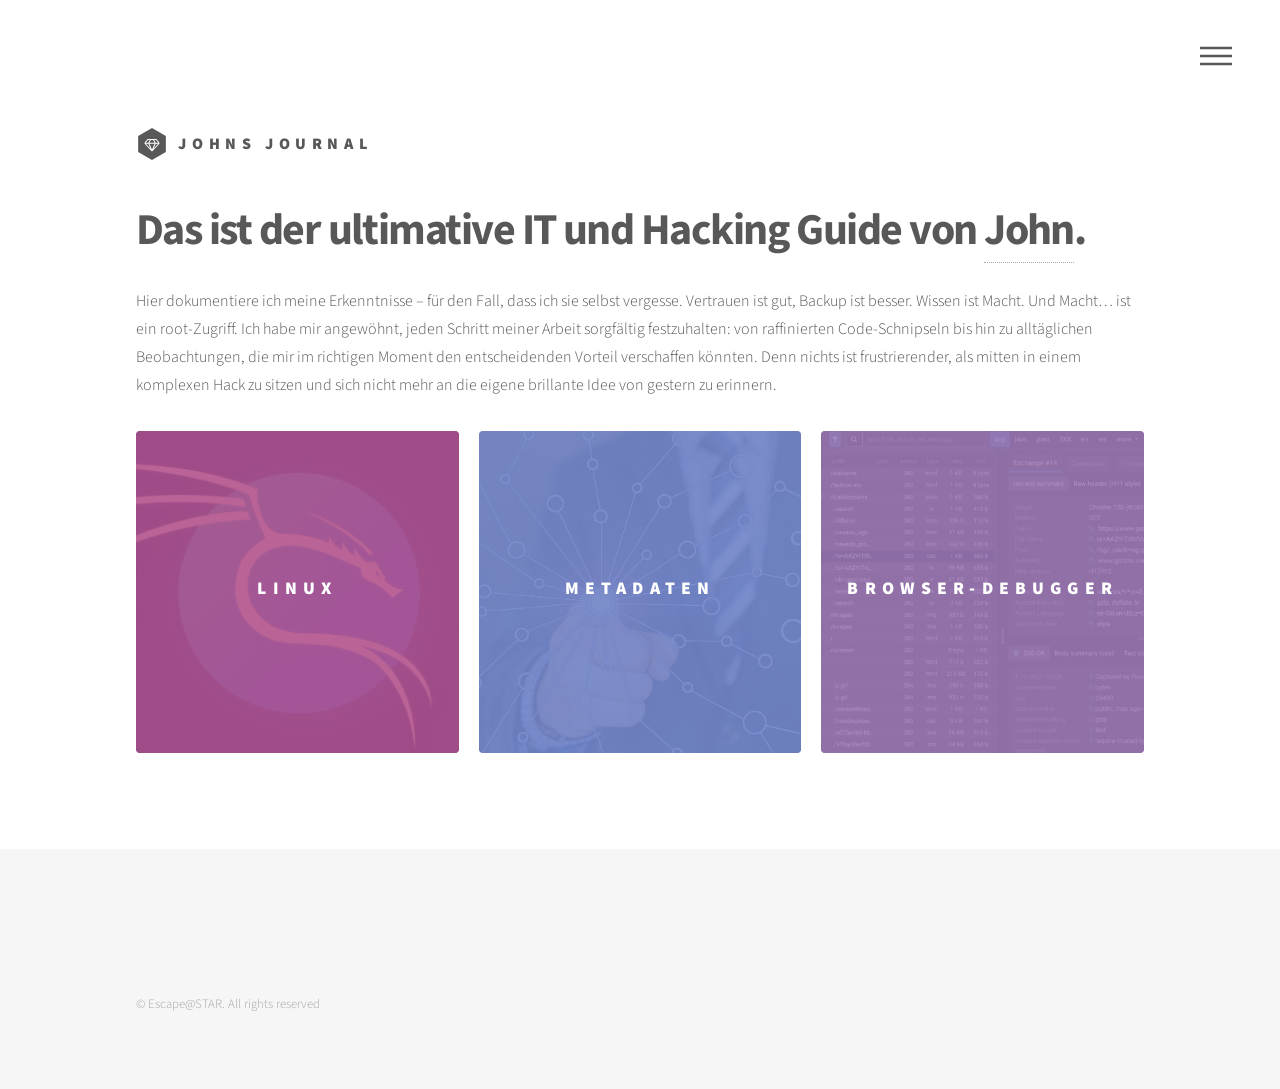
<file: index.html>
<!DOCTYPE HTML>
<!--
	Phantom by HTML5 UP
	html5up.net | @ajlkn
	Free for personal and commercial use under the CCA 3.0 license (html5up.net/license)
-->
<html>
	<head>
		<title>Johns Journal</title>
		<meta charset="utf-8" />
		<meta name="viewport" content="width=device-width, initial-scale=1, user-scalable=no" />
		<link rel="stylesheet" href="assets/css/main.css" />
		<noscript><link rel="stylesheet" href="assets/css/noscript.css" /></noscript>
	</head>
	<body class="is-preload">
		<!-- Wrapper -->
			<div id="wrapper">

				<!-- Header -->
					<header id="header">
						<div class="inner">

							<!-- Logo -->
								<a href="index.html" class="logo">
									<span class="symbol"><img src="images/logo.svg" alt="" /></span><span class="title">Johns Journal</span>
								</a>

							<!-- Nav -->
								<nav>
									<ul>
										<li><a href="#menu">Menu</a></li>
									</ul>
								</nav>

						</div>
					</header>

				<!-- Menu -->
					<nav id="menu">
						<h2>Menu</h2>
						<ul>
							<li><a href="index.html">Home</a></li>
							<li><a href="passwords.html">Zugangsdaten</a></li>
						</ul>
					</nav>

				<!-- Main -->
					<div id="main">
						<div class="inner">
							<header>
								<h1>Das ist der ultimative IT und Hacking Guide von <a href="john.html">John</a>.</h1>
								<p>Hier dokumentiere ich meine Erkenntnisse – für den Fall, dass ich sie selbst vergesse. Vertrauen ist gut, Backup ist besser. Wissen ist Macht. Und Macht… ist ein root-Zugriff. Ich habe mir angewöhnt, jeden Schritt meiner Arbeit sorgfältig festzuhalten: von raffinierten Code-Schnipseln bis hin zu alltäglichen Beobachtungen, die mir im richtigen Moment den entscheidenden Vorteil verschaffen könnten. Denn nichts ist frustrierender, als mitten in einem komplexen Hack zu sitzen und sich nicht mehr an die eigene brillante Idee von gestern zu erinnern.</p>
							</header>
							<section class="tiles">
								
								<article class="style4">
									<span class="image">
										<img src="images/linux_thumbnail.png" alt="" />
									</span>
									<a href="linux.html">
										<h2>Linux</h2>
										<div class="content">
											<p>Effiziente Navigation in der Linux-Konsole</p>
										</div>
									</a>
								</article>
							<!--<article class="style5">
									<span class="image">
										<img src="images/sql_thumbnail.png" alt="" />
									</span>
									<a href="sql.html">
										<h2>SQL-Injection</h2>
										<div class="content">
											<p>Ein Einblick in unsichere Formulare</p>
										</div>
									</a>--> 
								</article>
								<article class="style6">
									<span class="image">
										<img src="images/image.jpg" alt="" />
									</span>
									<a href="xss.html">
										<h2>Metadaten</h2>
										<div class="content">
											<p>Was sind Metadaten?</p>
										</div>
									</a>
								</article>
								<!--<article class="style2">
									<span class="image">
										<img src="images/sap_thumbnail.png" alt="" />
									</span>
									<a href="sap.html">
										<h2>SAP</h2>
										<div class="content">
											<p>SAP-Schnittstellen - Ein umfassender Überblick</p>
										</div>
									</a>
								</article>-->
								<!--
								<article class="style3">
									<span class="image">
										<img src="images/container_thumbnail.png" alt="" />
									</span>
									<a href="container.html">
										<h2>Containerisierung und Microservices</h2>
										<div class="content">
											<p>Strategien für moderne Softwarearchitekturen</p>
										</div>
									</a>-->
								<!--</article>
								<article class="style1">
									<span class="image">
										<img src="images/datenbanken_thumbnail.png" alt="" />
									</span>
									<a href="datenbanken.html">
										<h2>Datenbanken und Normalisierung</h2>
										<div class="content">
											<p>Das Fundament moderner Anwendungen</p>
										</div>
									</a>-->
									
								</article>
								<article class="style5">
									<span class="image">
										<img src="images/debugger_thumbnail.png" alt="" />
									</span>
									<a href="debugger.html">
										<h2>Browser-Debugger</h2>
										<div class="content">
											<p>Einblicke in HTML, CSS und Performance</p>
										</div>
									</a>
								</article>
								<!--
								<article class="style6">
									<span class="image">
										<img src="images/sprachen_thumbnail.png" alt="" />
									</span>
									<a href="sprachen.html">
										<h2>Programmier-sprachen</h2>
										<div class="content">
											<p>Kompilierte vs. Interpretierte Sprachen – Grundlagen und Unterschiede</p>
										</div>
									</a>-->
									
								<!-- </article>
								<article class="style4">
									<span class="image">
										<img src="images/algorithmen_thumbnail.png" alt="" />
									</span>
									<a href="algorithmen.html">
										<h2>Datenstrukturen und Algorithmen</h2>
										<div class="content">
											<p>Ein umfassender Überblick</p>
										</div>
									</a>
								</article> -->
							</section>
						</div>
					</div>

				<!-- Footer -->
					<footer id="footer">
						<div class="inner">
							
							<ul class="copyright">
								<li>&copy; Escape@STAR. All rights reserved</li>
							</ul>
						</div>
					</footer>

			</div>

		<!-- Scripts -->
			<script src="assets/js/jquery.min.js"></script>
			<script src="assets/js/browser.min.js"></script>
			<script src="assets/js/breakpoints.min.js"></script>
			<script src="assets/js/util.js"></script>
			<script src="assets/js/main.js"></script>

	</body>
</html>
</file>
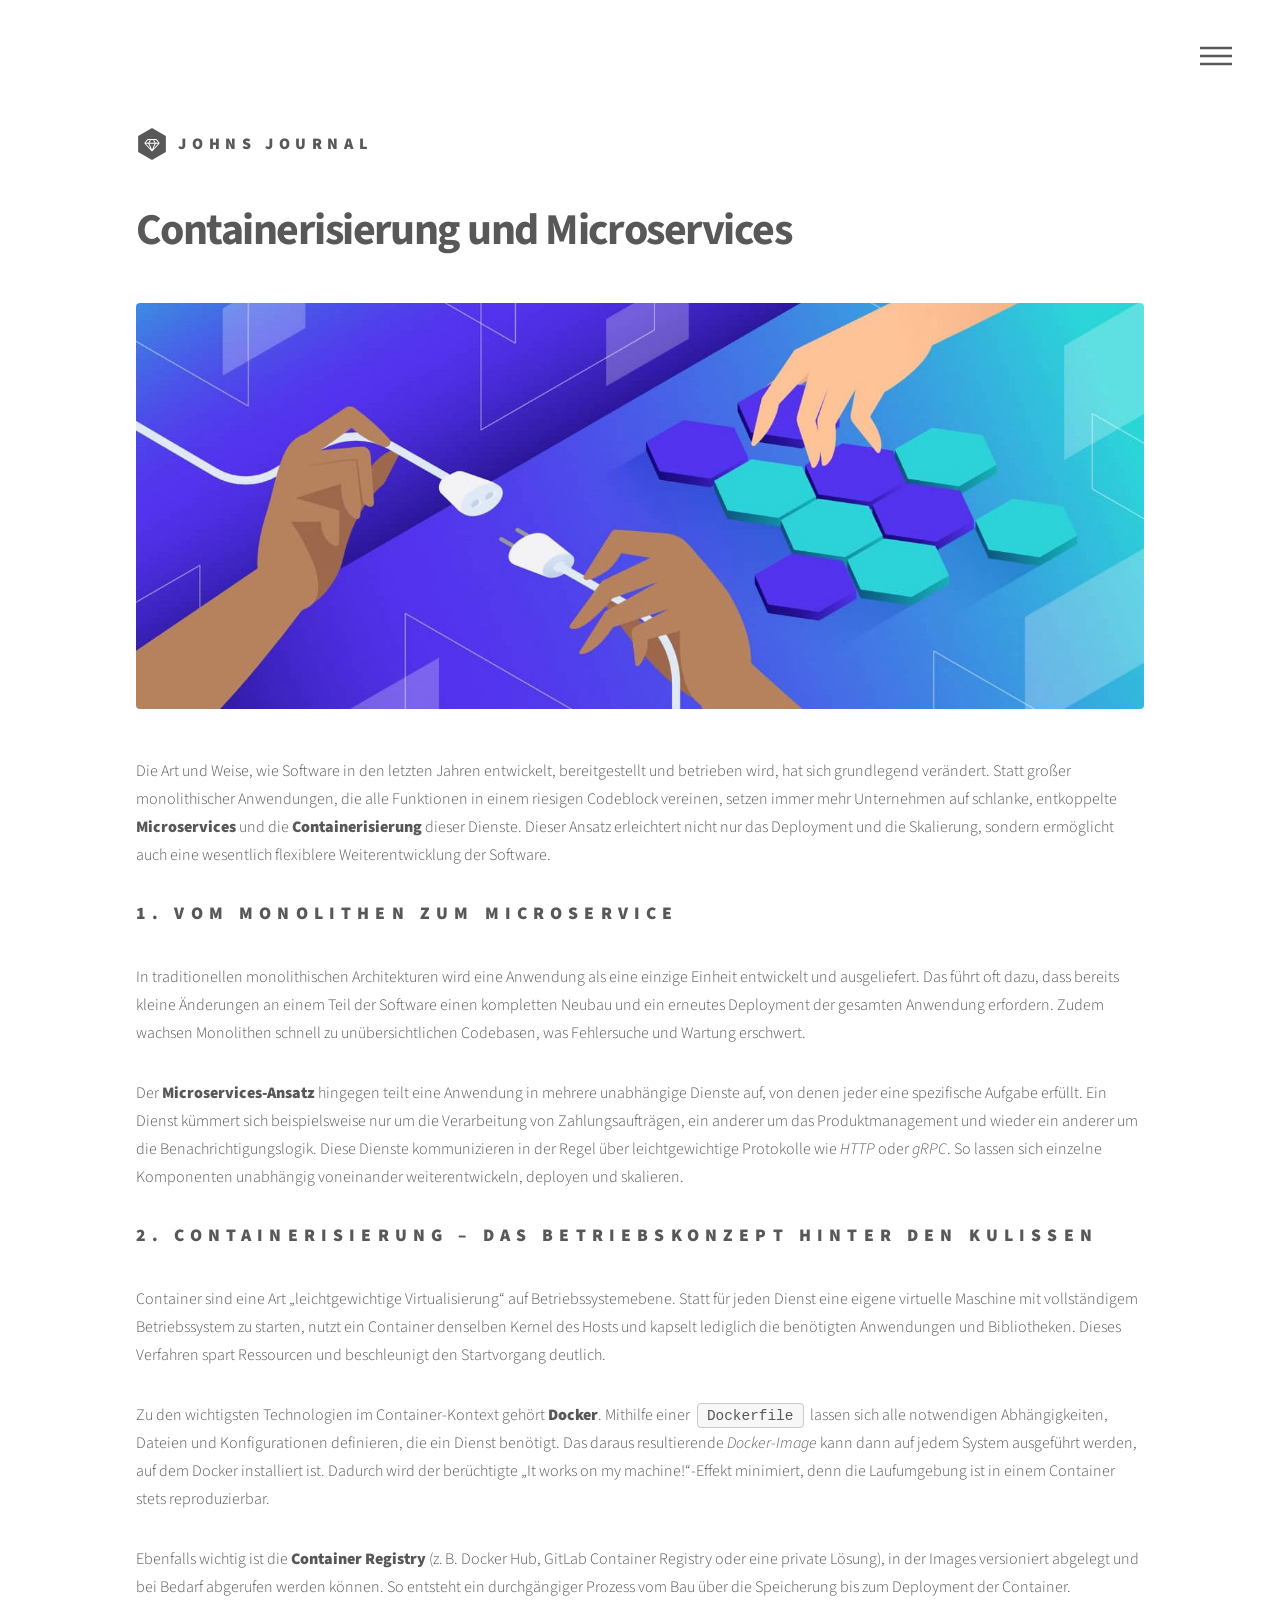
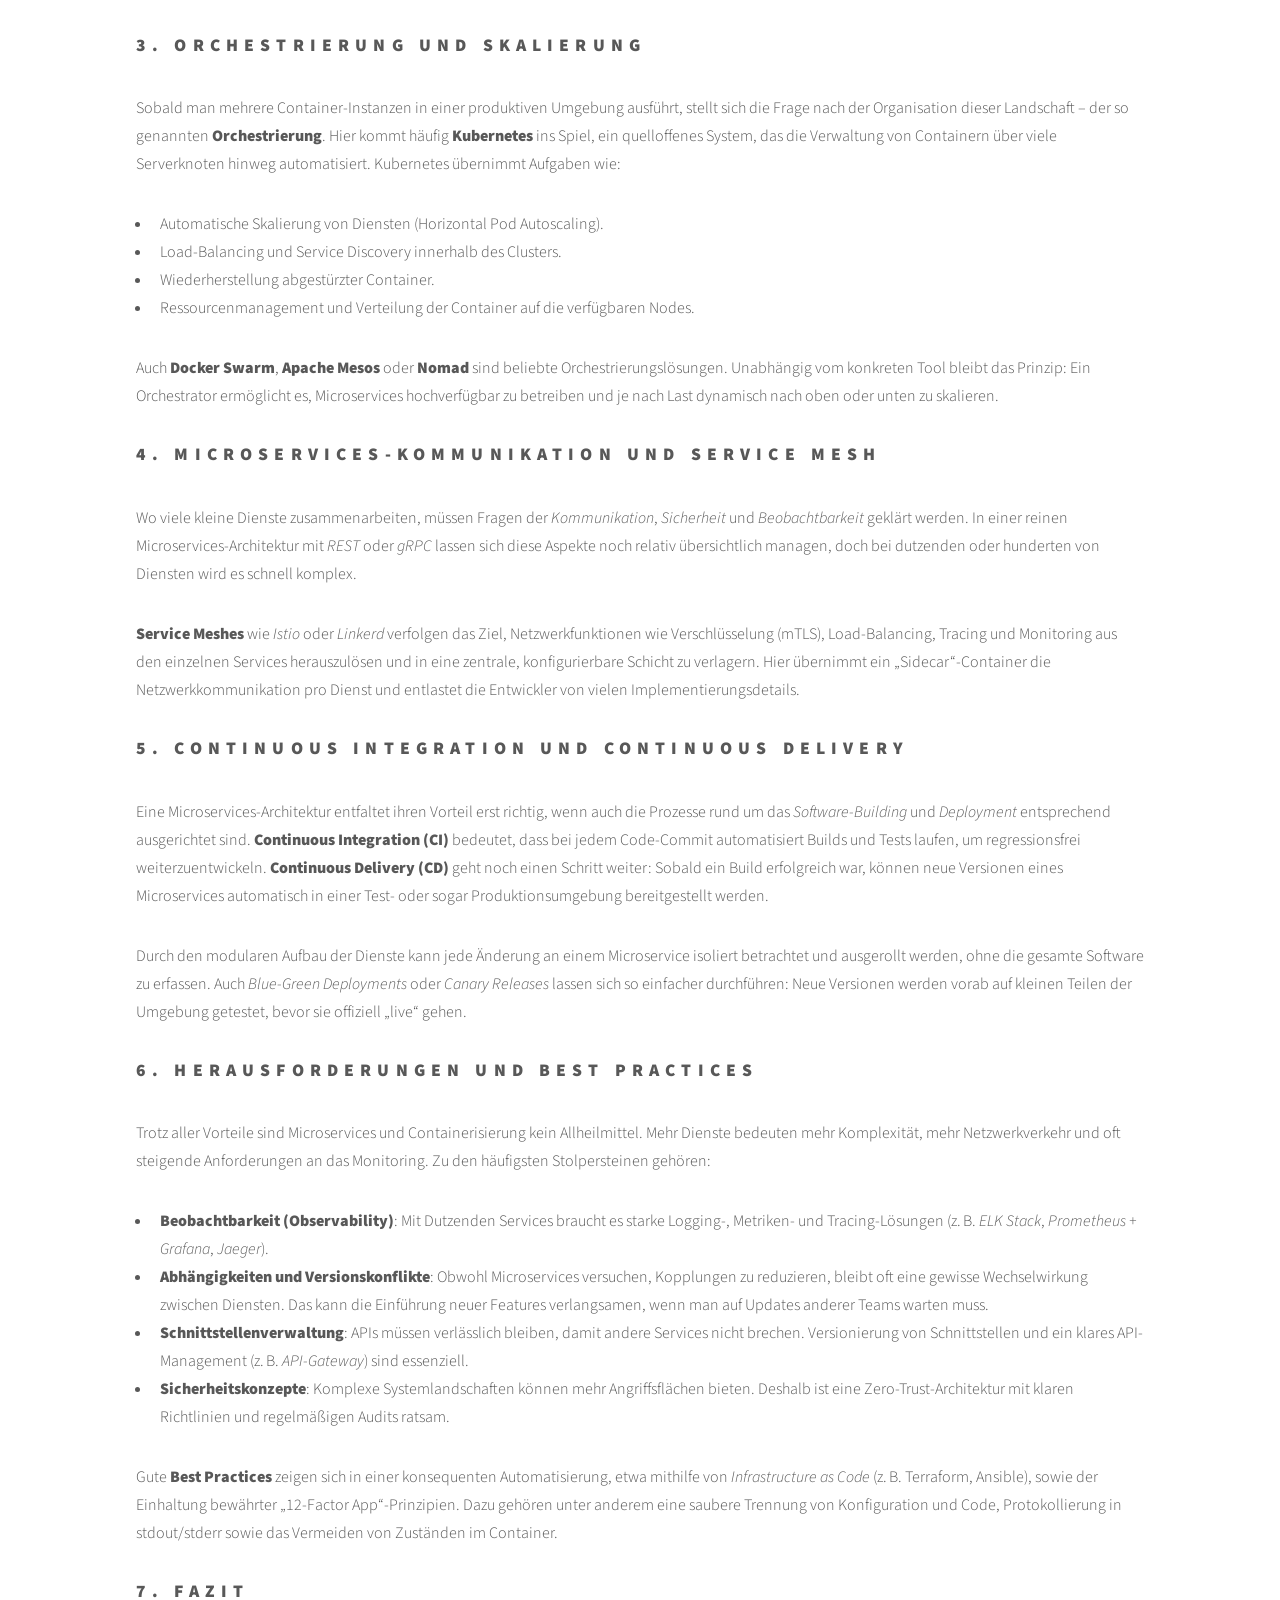
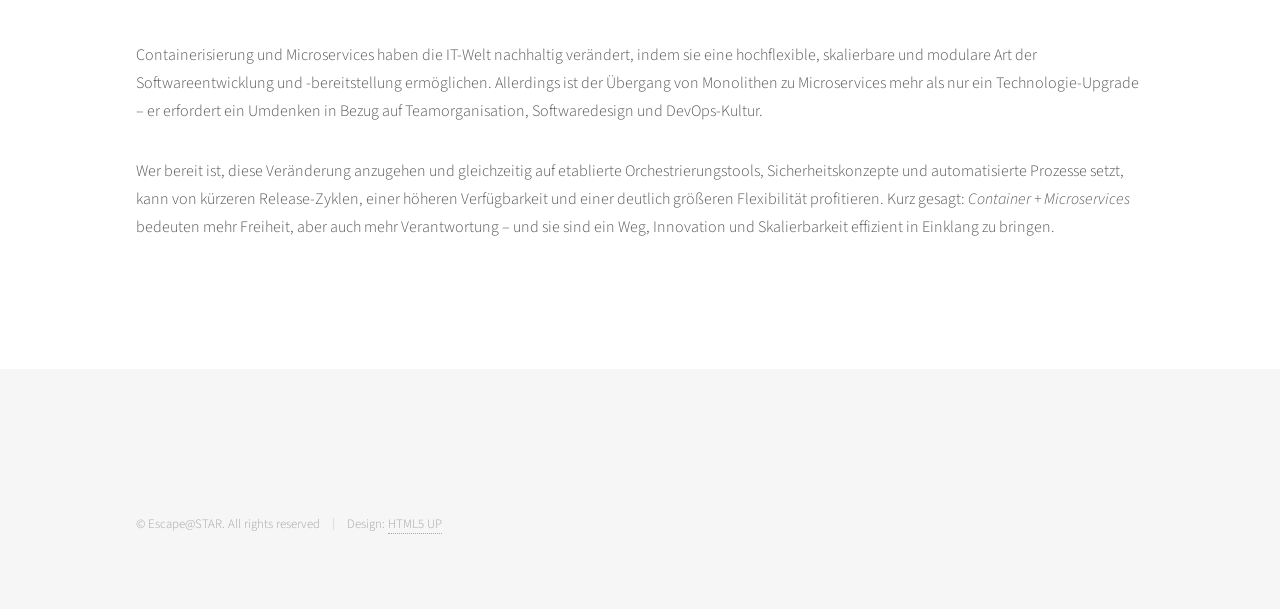
<file: container.html>
<!DOCTYPE HTML>
<!--
	Phantom by HTML5 UP
	html5up.net | @ajlkn
	Free for personal and commercial use under the CCA 3.0 license (html5up.net/license)
-->
<html>
	<head>
		<title>Container und Microservices</title>
		<meta charset="utf-8" />
		<meta name="viewport" content="width=device-width, initial-scale=1, user-scalable=no" />
		<link rel="stylesheet" href="assets/css/main.css" />
		<noscript><link rel="stylesheet" href="assets/css/noscript.css" /></noscript>
	</head>
	<body class="is-preload">
		<!-- Wrapper -->
			<div id="wrapper">

				<!-- Header -->
					<header id="header">
						<div class="inner">

							<!-- Logo -->
								<a href="index.html" class="logo">
									<span class="symbol"><img src="images/logo.svg" alt="" /></span><span class="title">Johns Journal</span>
								</a>

							<!-- Nav -->
								<nav>
									<ul>
										<li><a href="#menu">Menu</a></li>
									</ul>
								</nav>

						</div>
					</header>

				<!-- Menu -->
					<nav id="menu">
						<h2>Menu</h2>
						<ul>
							<li><a href="index.html">Home</a></li>
							<li><a href="passwords.html">Zugangsdaten</a></li>
						</ul>
					</nav>

				<!-- Main -->
					<div id="main">
						<div class="inner">
							<h1>Containerisierung und Microservices</h1>
							<span class="image main"><img src="images/microservices.png" alt="" /></span>
							<p>
                                Die Art und Weise, wie Software in den letzten Jahren entwickelt, bereitgestellt und
                                betrieben wird, hat sich grundlegend verändert. Statt großer monolithischer Anwendungen,
                                die alle Funktionen in einem riesigen Codeblock vereinen, setzen immer mehr Unternehmen
                                auf schlanke, entkoppelte <strong>Microservices</strong> und die <strong>Containerisierung</strong>
                                dieser Dienste. Dieser Ansatz erleichtert nicht nur das Deployment und die Skalierung,
                                sondern ermöglicht auch eine wesentlich flexiblere Weiterentwicklung der Software.
                            </p>
                        
                            <h2>1. Vom Monolithen zum Microservice</h2>
                            <p>
                                In traditionellen monolithischen Architekturen wird eine Anwendung als eine einzige
                                Einheit entwickelt und ausgeliefert. Das führt oft dazu, dass bereits kleine Änderungen
                                an einem Teil der Software einen kompletten Neubau und ein erneutes Deployment der gesamten
                                Anwendung erfordern. Zudem wachsen Monolithen schnell zu unübersichtlichen Codebasen,
                                was Fehlersuche und Wartung erschwert.
                            </p>
                            <p>
                                Der <strong>Microservices-Ansatz</strong> hingegen teilt eine Anwendung in mehrere
                                unabhängige Dienste auf, von denen jeder eine spezifische Aufgabe erfüllt. Ein Dienst kümmert
                                sich beispielsweise nur um die Verarbeitung von Zahlungsaufträgen, ein anderer um das
                                Produktmanagement und wieder ein anderer um die Benachrichtigungslogik. Diese Dienste
                                kommunizieren in der Regel über leichtgewichtige Protokolle wie <em>HTTP</em> oder
                                <em>gRPC</em>. So lassen sich einzelne Komponenten unabhängig voneinander weiterentwickeln,
                                deployen und skalieren.
                            </p>
                        
                            <h2>2. Containerisierung – das Betriebskonzept hinter den Kulissen</h2>
                            <p>
                                Container sind eine Art „leichtgewichtige Virtualisierung“ auf Betriebssystemebene. Statt
                                für jeden Dienst eine eigene virtuelle Maschine mit vollständigem Betriebssystem zu starten,
                                nutzt ein Container denselben Kernel des Hosts und kapselt lediglich die benötigten
                                Anwendungen und Bibliotheken. Dieses Verfahren spart Ressourcen und beschleunigt den
                                Startvorgang deutlich.
                            </p>
                            <p>
                                Zu den wichtigsten Technologien im Container-Kontext gehört <strong>Docker</strong>. Mithilfe
                                einer <code>Dockerfile</code> lassen sich alle notwendigen Abhängigkeiten, Dateien und
                                Konfigurationen definieren, die ein Dienst benötigt. Das daraus resultierende <em>Docker-Image</em>
                                kann dann auf jedem System ausgeführt werden, auf dem Docker installiert ist. Dadurch
                                wird der berüchtigte „It works on my machine!“-Effekt minimiert, denn die Laufumgebung
                                ist in einem Container stets reproduzierbar.
                            </p>
                            <p>
                                Ebenfalls wichtig ist die <strong>Container Registry</strong> (z. B. Docker Hub, GitLab
                                Container Registry oder eine private Lösung), in der Images versioniert abgelegt und
                                bei Bedarf abgerufen werden können. So entsteht ein durchgängiger Prozess vom Bau
                                über die Speicherung bis zum Deployment der Container.
                            </p>
                        
                            <h2>3. Orchestrierung und Skalierung</h2>
                            <p>
                                Sobald man mehrere Container-Instanzen in einer produktiven Umgebung ausführt, stellt
                                sich die Frage nach der Organisation dieser Landschaft – der so genannten
                                <strong>Orchestrierung</strong>. Hier kommt häufig <strong>Kubernetes</strong> ins Spiel,
                                ein quelloffenes System, das die Verwaltung von Containern über viele Serverknoten
                                hinweg automatisiert. Kubernetes übernimmt Aufgaben wie:
                            </p>
                            <ul>
                                <li>Automatische Skalierung von Diensten (Horizontal Pod Autoscaling).</li>
                                <li>Load-Balancing und Service Discovery innerhalb des Clusters.</li>
                                <li>Wiederherstellung abgestürzter Container.</li>
                                <li>Ressourcenmanagement und Verteilung der Container auf die verfügbaren Nodes.</li>
                            </ul>
                            <p>
                                Auch <strong>Docker Swarm</strong>, <strong>Apache Mesos</strong> oder <strong>Nomad</strong>
                                sind beliebte Orchestrierungslösungen. Unabhängig vom konkreten Tool bleibt das Prinzip:
                                Ein Orchestrator ermöglicht es, Microservices hochverfügbar zu betreiben und
                                je nach Last dynamisch nach oben oder unten zu skalieren.
                            </p>
                        
                            <h2>4. Microservices-Kommunikation und Service Mesh</h2>
                            <p>
                                Wo viele kleine Dienste zusammenarbeiten, müssen Fragen der <em>Kommunikation</em>,
                                <em>Sicherheit</em> und <em>Beobachtbarkeit</em> geklärt werden. In einer reinen
                                Microservices-Architektur mit <em>REST</em> oder <em>gRPC</em> lassen sich diese Aspekte
                                noch relativ übersichtlich managen, doch bei dutzenden oder hunderten von Diensten
                                wird es schnell komplex.
                            </p>
                            <p>
                                <strong>Service Meshes</strong> wie <em>Istio</em> oder <em>Linkerd</em> verfolgen das
                                Ziel, Netzwerkfunktionen wie Verschlüsselung (mTLS), Load-Balancing, Tracing und
                                Monitoring aus den einzelnen Services herauszulösen und in eine zentrale,
                                konfigurierbare Schicht zu verlagern. Hier übernimmt ein „Sidecar“-Container
                                die Netzwerkkommunikation pro Dienst und entlastet die Entwickler von
                                vielen Implementierungsdetails.
                            </p>
                        
                            <h2>5. Continuous Integration und Continuous Delivery</h2>
                            <p>
                                Eine Microservices-Architektur entfaltet ihren Vorteil erst richtig, wenn auch
                                die Prozesse rund um das <em>Software-Building</em> und <em>Deployment</em>
                                entsprechend ausgerichtet sind. <strong>Continuous Integration (CI)</strong>
                                bedeutet, dass bei jedem Code-Commit automatisiert Builds und Tests laufen,
                                um regressionsfrei weiterzuentwickeln. 
                                <strong>Continuous Delivery (CD)</strong> geht noch einen Schritt weiter: 
                                Sobald ein Build erfolgreich war, können neue Versionen eines Microservices
                                automatisch in einer Test- oder sogar Produktionsumgebung bereitgestellt werden.
                            </p>
                            <p>
                                Durch den modularen Aufbau der Dienste kann jede Änderung an einem Microservice
                                isoliert betrachtet und ausgerollt werden, ohne die gesamte Software zu erfassen.
                                Auch <em>Blue-Green Deployments</em> oder <em>Canary Releases</em> lassen sich 
                                so einfacher durchführen: Neue Versionen werden vorab auf kleinen Teilen der Umgebung 
                                getestet, bevor sie offiziell „live“ gehen.
                            </p>
                        
                            <h2>6. Herausforderungen und Best Practices</h2>
                            <p>
                                Trotz aller Vorteile sind Microservices und Containerisierung kein Allheilmittel.
                                Mehr Dienste bedeuten mehr Komplexität, mehr Netzwerkverkehr und oft
                                steigende Anforderungen an das Monitoring. Zu den häufigsten 
                                Stolpersteinen gehören:
                            </p>
                            <ul>
                                <li>
                                    <strong>Beobachtbarkeit (Observability)</strong>: Mit Dutzenden
                                    Services braucht es starke Logging-, Metriken- und Tracing-Lösungen
                                    (z. B. <em>ELK Stack</em>, <em>Prometheus + Grafana</em>, <em>Jaeger</em>).
                                </li>
                                <li>
                                    <strong>Abhängigkeiten und Versionskonflikte</strong>: Obwohl Microservices 
                                    versuchen, Kopplungen zu reduzieren, bleibt oft eine gewisse 
                                    Wechselwirkung zwischen Diensten. Das kann die Einführung neuer Features 
                                    verlangsamen, wenn man auf Updates anderer Teams warten muss.
                                </li>
                                <li>
                                    <strong>Schnittstellenverwaltung</strong>: APIs müssen verlässlich bleiben,
                                    damit andere Services nicht brechen. Versionierung von Schnittstellen
                                    und ein klares API-Management (z. B. <em>API-Gateway</em>) sind essenziell.
                                </li>
                                <li>
                                    <strong>Sicherheitskonzepte</strong>: Komplexe Systemlandschaften können 
                                    mehr Angriffsflächen bieten. Deshalb ist eine
                                    Zero-Trust-Architektur mit klaren Richtlinien und regelmäßigen Audits ratsam.
                                </li>
                            </ul>
                            <p>
                                Gute <strong>Best Practices</strong> zeigen sich in einer konsequenten
                                Automatisierung, etwa mithilfe von <em>Infrastructure as Code</em> (z. B. Terraform,
                                Ansible), sowie der Einhaltung bewährter „12-Factor App“-Prinzipien. Dazu
                                gehören unter anderem eine saubere Trennung von Konfiguration und Code,
                                Protokollierung in stdout/stderr sowie das Vermeiden von Zuständen im Container.
                            </p>
                        
                            <h2>7. Fazit</h2>
                            <p>
                                Containerisierung und Microservices haben die IT-Welt nachhaltig verändert, 
                                indem sie eine hochflexible, skalierbare und modulare Art der Softwareentwicklung
                                und -bereitstellung ermöglichen. Allerdings ist der Übergang von Monolithen
                                zu Microservices mehr als nur ein Technologie-Upgrade – er erfordert ein Umdenken 
                                in Bezug auf Teamorganisation, Softwaredesign und DevOps-Kultur.
                            </p>
                            <p>
                                Wer bereit ist, diese Veränderung anzugehen und gleichzeitig auf etablierte 
                                Orchestrierungstools, Sicherheitskonzepte und automatisierte Prozesse setzt, 
                                kann von kürzeren Release-Zyklen, einer höheren Verfügbarkeit und einer
                                deutlich größeren Flexibilität profitieren. Kurz gesagt: 
                                <em>Container + Microservices</em> bedeuten mehr Freiheit, aber auch 
                                mehr Verantwortung – und sie sind ein Weg, Innovation und Skalierbarkeit 
                                effizient in Einklang zu bringen.
                            </p></div>
					</div>

				<!-- Footer -->
					<footer id="footer">
						<div class="inner">
						
							
							<ul class="copyright">
								<li>&copy; Escape@STAR. All rights reserved</li><li>Design: <a href="http://html5up.net">HTML5 UP</a></li>
							</ul>
						</div>
					</footer>

			</div>

		<!-- Scripts -->
			<script src="assets/js/jquery.min.js"></script>
			<script src="assets/js/browser.min.js"></script>
			<script src="assets/js/breakpoints.min.js"></script>
			<script src="assets/js/util.js"></script>
			<script src="assets/js/main.js"></script>

	</body>
</html>
</file>
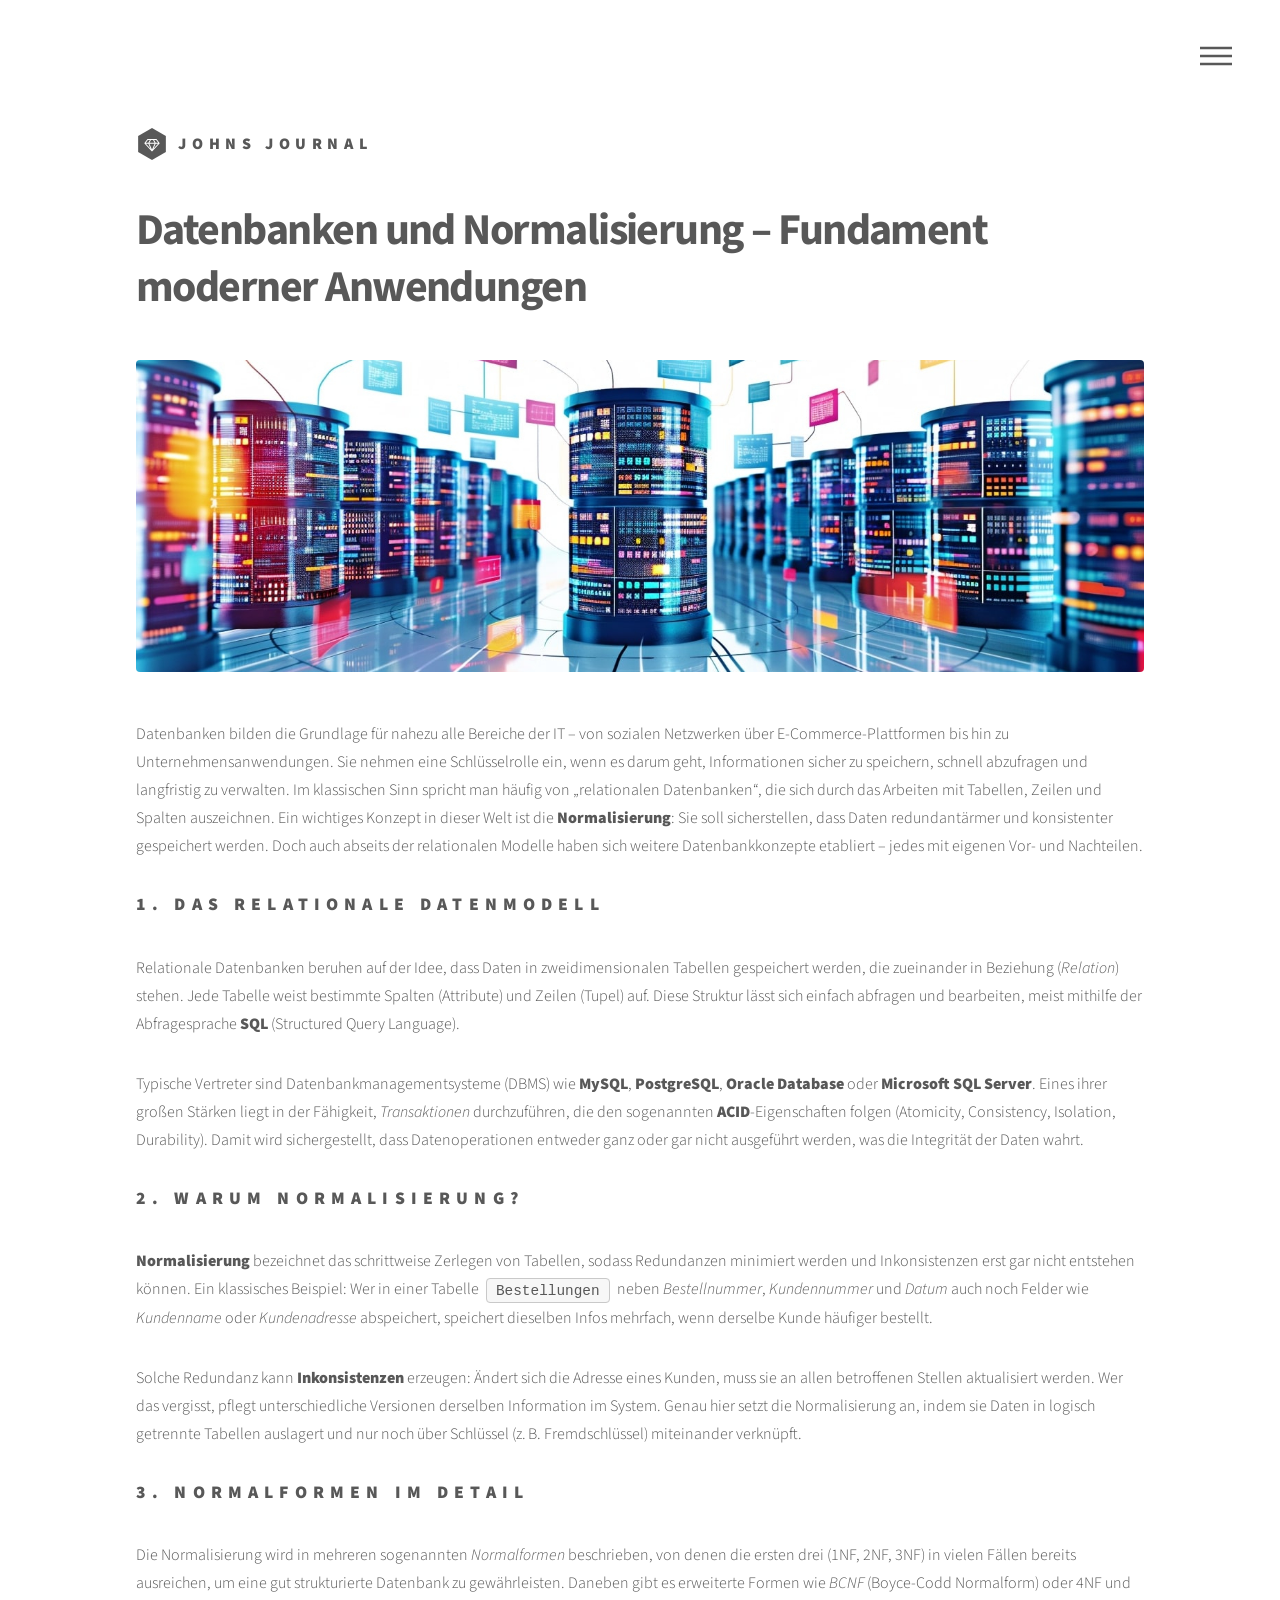
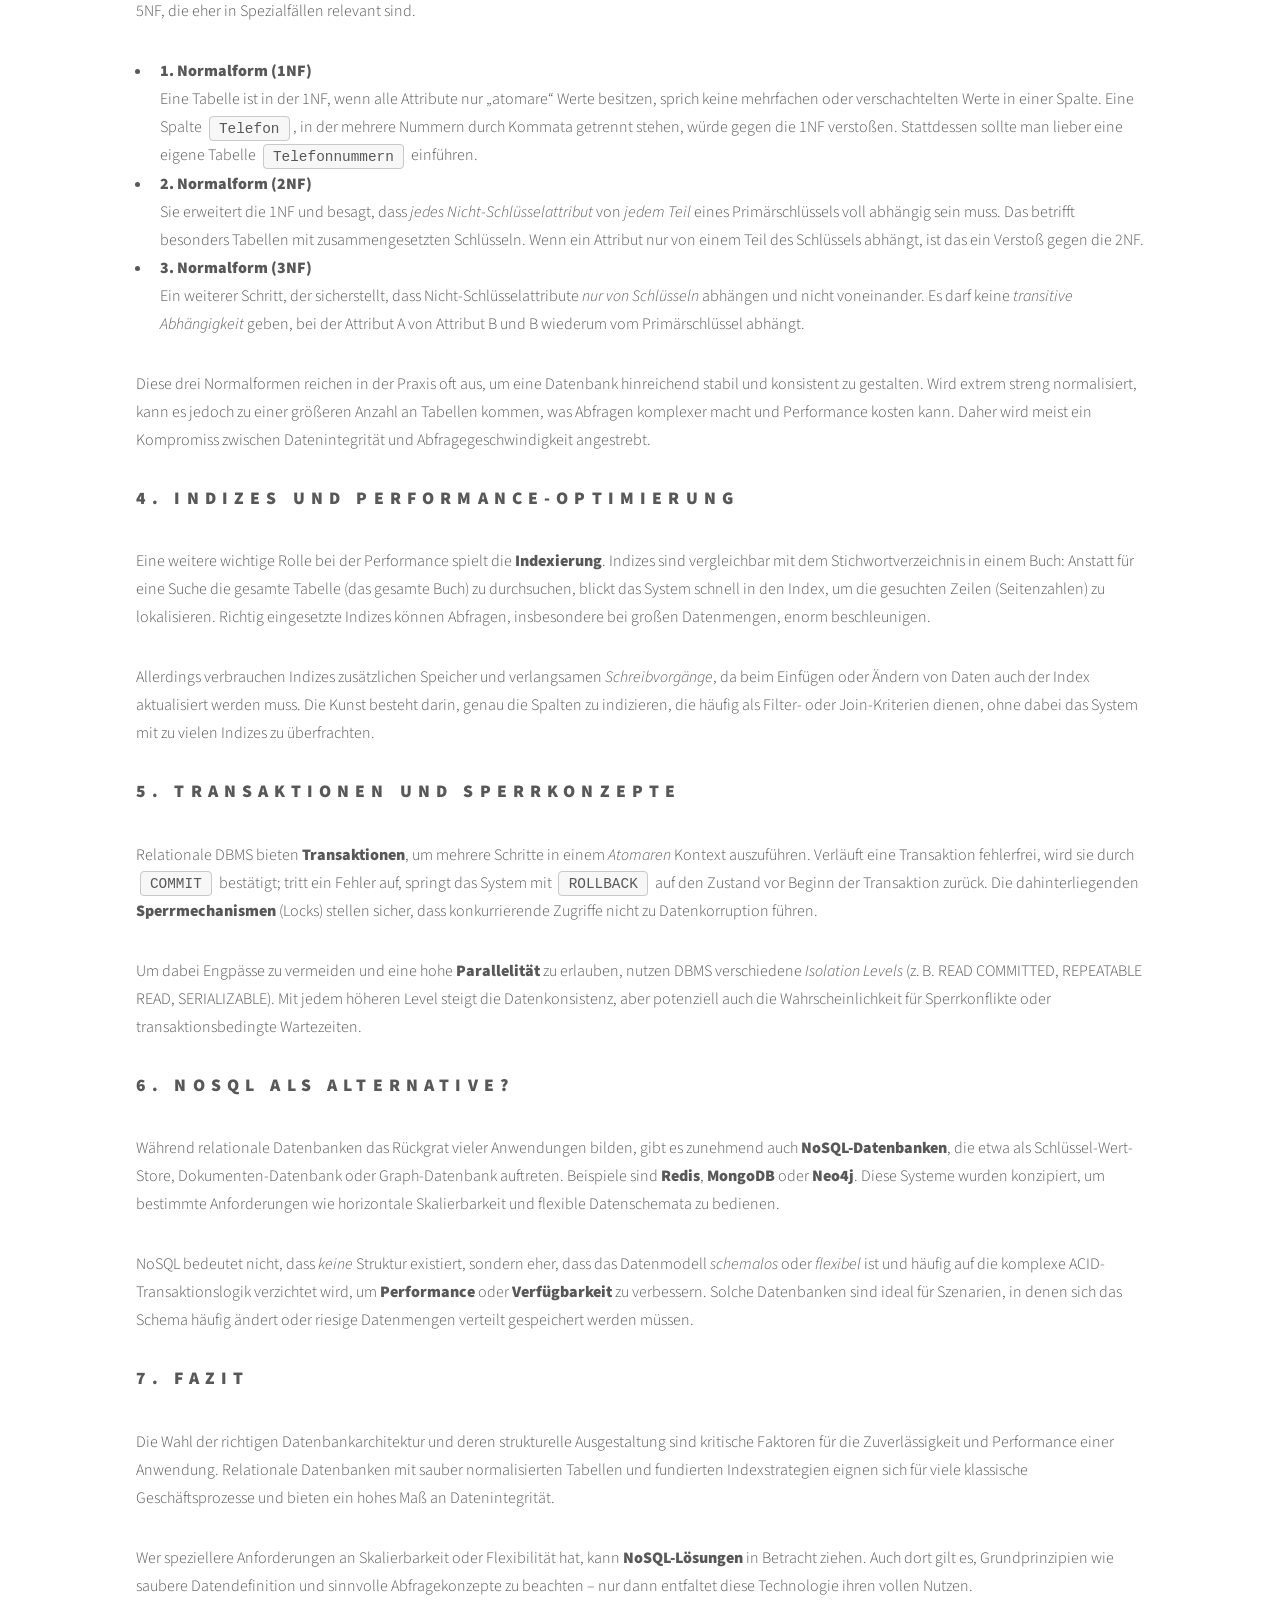
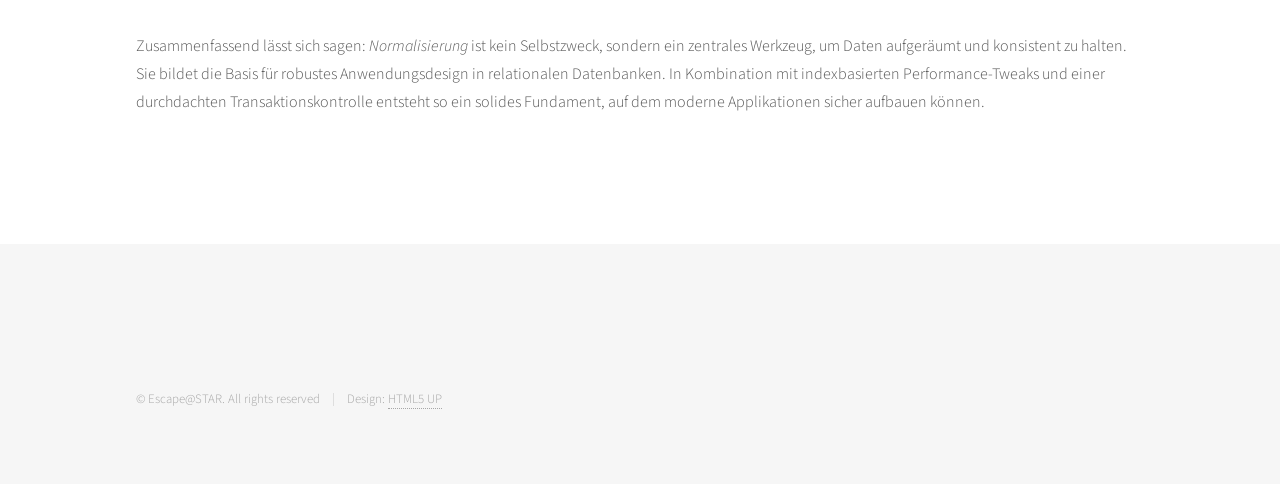
<file: datenbanken.html>
<!DOCTYPE HTML>
<!--
	Phantom by HTML5 UP
	html5up.net | @ajlkn
	Free for personal and commercial use under the CCA 3.0 license (html5up.net/license)
-->
<html>
	<head>
		<title>Datenbanken und Normalisierung</title>
		<meta charset="utf-8" />
		<meta name="viewport" content="width=device-width, initial-scale=1, user-scalable=no" />
		<link rel="stylesheet" href="assets/css/main.css" />
		<noscript><link rel="stylesheet" href="assets/css/noscript.css" /></noscript>
	</head>
	<body class="is-preload">
		<!-- Wrapper -->
			<div id="wrapper">

				<!-- Header -->
					<header id="header">
						<div class="inner">

							<!-- Logo -->
								<a href="index.html" class="logo">
									<span class="symbol"><img src="images/logo.svg" alt="" /></span><span class="title">Johns Journal</span>
								</a>

							<!-- Nav -->
								<nav>
									<ul>
										<li><a href="#menu">Menu</a></li>
									</ul>
								</nav>

						</div>
					</header>

				<!-- Menu -->
					<nav id="menu">
						<h2>Menu</h2>
						<ul>
							<li><a href="index.html">Home</a></li>
							<li><a href="passwords.html">Zugangsdaten</a></li>
						</ul>
					</nav>

				<!-- Main -->
					<div id="main">
						<div class="inner">
                            <h1>Datenbanken und Normalisierung – Fundament moderner Anwendungen</h1>
							<span class="image main"><img src="images/datenbanken.jpg" alt="" /></span>
                            <p>
                                Datenbanken bilden die Grundlage für nahezu alle Bereiche der IT – von sozialen Netzwerken über 
                                E-Commerce-Plattformen bis hin zu Unternehmensanwendungen. Sie nehmen eine Schlüsselrolle ein, 
                                wenn es darum geht, Informationen sicher zu speichern, schnell abzufragen und langfristig 
                                zu verwalten. Im klassischen Sinn spricht man häufig von „relationalen Datenbanken“, die 
                                sich durch das Arbeiten mit Tabellen, Zeilen und Spalten auszeichnen. Ein wichtiges Konzept 
                                in dieser Welt ist die <strong>Normalisierung</strong>: Sie soll sicherstellen, dass Daten 
                                redundantärmer und konsistenter gespeichert werden. Doch auch abseits der relationalen Modelle 
                                haben sich weitere Datenbankkonzepte etabliert – jedes mit eigenen Vor- und Nachteilen.
                            </p>
                        
                            <h2>1. Das relationale Datenmodell</h2>
                            <p>
                                Relationale Datenbanken beruhen auf der Idee, dass Daten in zweidimensionalen Tabellen gespeichert 
                                werden, die zueinander in Beziehung (<em>Relation</em>) stehen. Jede Tabelle weist bestimmte 
                                Spalten (Attribute) und Zeilen (Tupel) auf. Diese Struktur lässt sich einfach abfragen 
                                und bearbeiten, meist mithilfe der Abfragesprache <strong>SQL</strong> (Structured Query Language).
                            </p>
                            <p>
                                Typische Vertreter sind Datenbankmanagementsysteme (DBMS) wie <strong>MySQL</strong>, 
                                <strong>PostgreSQL</strong>, <strong>Oracle Database</strong> oder <strong>Microsoft SQL Server</strong>. 
                                Eines ihrer großen Stärken liegt in der Fähigkeit, <em>Transaktionen</em> durchzuführen, 
                                die den sogenannten <strong>ACID</strong>-Eigenschaften folgen (Atomicity, Consistency, 
                                Isolation, Durability). Damit wird sichergestellt, dass Datenoperationen entweder ganz 
                                oder gar nicht ausgeführt werden, was die Integrität der Daten wahrt.
                            </p>
                        
                            <h2>2. Warum Normalisierung?</h2>
                            <p>
                                <strong>Normalisierung</strong> bezeichnet das schrittweise Zerlegen von Tabellen, sodass 
                                Redundanzen minimiert werden und Inkonsistenzen erst gar nicht entstehen können. 
                                Ein klassisches Beispiel: Wer in einer Tabelle <code>Bestellungen</code> neben 
                                <em>Bestellnummer</em>, <em>Kundennummer</em> und <em>Datum</em> auch noch Felder wie 
                                <em>Kundenname</em> oder <em>Kundenadresse</em> abspeichert, speichert dieselben 
                                Infos mehrfach, wenn derselbe Kunde häufiger bestellt.
                            </p>
                            <p>
                                Solche Redundanz kann <strong>Inkonsistenzen</strong> erzeugen: Ändert sich die Adresse eines 
                                Kunden, muss sie an allen betroffenen Stellen aktualisiert werden. Wer das vergisst, pflegt 
                                unterschiedliche Versionen derselben Information im System. 
                                Genau hier setzt die Normalisierung an, indem sie Daten in logisch getrennte Tabellen 
                                auslagert und nur noch über Schlüssel (z. B. Fremdschlüssel) miteinander verknüpft. 
                            </p>
                        
                            <h2>3. Normalformen im Detail</h2>
                            <p>
                                Die Normalisierung wird in mehreren sogenannten <em>Normalformen</em> beschrieben, 
                                von denen die ersten drei (1NF, 2NF, 3NF) in vielen Fällen bereits ausreichen, 
                                um eine gut strukturierte Datenbank zu gewährleisten. Daneben gibt es erweiterte 
                                Formen wie <em>BCNF</em> (Boyce-Codd Normalform) oder 4NF und 5NF, die eher 
                                in Spezialfällen relevant sind.
                            </p>
                            <ul>
                                <li>
                                    <strong>1. Normalform (1NF)</strong><br>
                                    Eine Tabelle ist in der 1NF, wenn alle Attribute nur „atomare“ Werte besitzen, 
                                    sprich keine mehrfachen oder verschachtelten Werte in einer Spalte. 
                                    Eine Spalte <code>Telefon</code>, in der mehrere Nummern durch Kommata getrennt 
                                    stehen, würde gegen die 1NF verstoßen. Stattdessen sollte man lieber eine 
                                    eigene Tabelle <code>Telefonnummern</code> einführen.
                                </li>
                                <li>
                                    <strong>2. Normalform (2NF)</strong><br>
                                    Sie erweitert die 1NF und besagt, dass <em>jedes Nicht-Schlüsselattribut</em> 
                                    von <em>jedem Teil</em> eines Primärschlüssels voll abhängig sein muss. 
                                    Das betrifft besonders Tabellen mit zusammengesetzten Schlüsseln. 
                                    Wenn ein Attribut nur von einem Teil des Schlüssels abhängt, ist das 
                                    ein Verstoß gegen die 2NF.
                                </li>
                                <li>
                                    <strong>3. Normalform (3NF)</strong><br>
                                    Ein weiterer Schritt, der sicherstellt, dass Nicht-Schlüsselattribute 
                                    <em>nur von Schlüsseln</em> abhängen und nicht voneinander. 
                                    Es darf keine <em>transitive Abhängigkeit</em> geben, bei der 
                                    Attribut A von Attribut B und B wiederum vom Primärschlüssel abhängt.
                                </li>
                            </ul>
                            <p>
                                Diese drei Normalformen reichen in der Praxis oft aus, um eine Datenbank hinreichend 
                                stabil und konsistent zu gestalten. Wird extrem streng normalisiert, kann es 
                                jedoch zu einer größeren Anzahl an Tabellen kommen, was Abfragen komplexer macht 
                                und Performance kosten kann. Daher wird meist ein Kompromiss zwischen 
                                Datenintegrität und Abfragegeschwindigkeit angestrebt.
                            </p>
                        
                            <h2>4. Indizes und Performance-Optimierung</h2>
                            <p>
                                Eine weitere wichtige Rolle bei der Performance spielt die <strong>Indexierung</strong>. 
                                Indizes sind vergleichbar mit dem Stichwortverzeichnis in einem Buch: Anstatt 
                                für eine Suche die gesamte Tabelle (das gesamte Buch) zu durchsuchen, blickt 
                                das System schnell in den Index, um die gesuchten Zeilen (Seitenzahlen) zu 
                                lokalisieren. Richtig eingesetzte Indizes können Abfragen, insbesondere bei 
                                großen Datenmengen, enorm beschleunigen.
                            </p>
                            <p>
                                Allerdings verbrauchen Indizes zusätzlichen Speicher und verlangsamen 
                                <em>Schreibvorgänge</em>, da beim Einfügen oder Ändern von Daten auch der Index 
                                aktualisiert werden muss. Die Kunst besteht darin, genau die Spalten zu indizieren, 
                                die häufig als Filter- oder Join-Kriterien dienen, ohne dabei das System 
                                mit zu vielen Indizes zu überfrachten.
                            </p>
                        
                            <h2>5. Transaktionen und Sperrkonzepte</h2>
                            <p>
                                Relationale DBMS bieten <strong>Transaktionen</strong>, um mehrere Schritte in 
                                einem <em>Atomaren</em> Kontext auszuführen. Verläuft eine Transaktion fehlerfrei, 
                                wird sie durch <code>COMMIT</code> bestätigt; tritt ein Fehler auf, springt 
                                das System mit <code>ROLLBACK</code> auf den Zustand vor Beginn der Transaktion zurück.
                                Die dahinterliegenden <strong>Sperrmechanismen</strong> (Locks) stellen sicher, dass 
                                konkurrierende Zugriffe nicht zu Datenkorruption führen.
                            </p>
                            <p>
                                Um dabei Engpässe zu vermeiden und eine hohe <strong>Parallelität</strong> zu erlauben, 
                                nutzen DBMS verschiedene <em>Isolation Levels</em> (z. B. READ COMMITTED, REPEATABLE READ, 
                                SERIALIZABLE). Mit jedem höheren Level steigt die Datenkonsistenz, 
                                aber potenziell auch die Wahrscheinlichkeit für Sperrkonflikte oder 
                                transaktionsbedingte Wartezeiten.
                            </p>
                        
                            <h2>6. NoSQL als Alternative?</h2>
                            <p>
                                Während relationale Datenbanken das Rückgrat vieler Anwendungen bilden, gibt es 
                                zunehmend auch <strong>NoSQL-Datenbanken</strong>, die etwa als Schlüssel-Wert-Store, 
                                Dokumenten-Datenbank oder Graph-Datenbank auftreten. Beispiele sind 
                                <strong>Redis</strong>, <strong>MongoDB</strong> oder <strong>Neo4j</strong>. 
                                Diese Systeme wurden konzipiert, um bestimmte Anforderungen wie 
                                horizontale Skalierbarkeit und flexible Datenschemata zu bedienen.
                            </p>
                            <p>
                                NoSQL bedeutet nicht, dass <em>keine</em> Struktur existiert, sondern eher, 
                                dass das Datenmodell <em>schemalos</em> oder <em>flexibel</em> ist und 
                                häufig auf die komplexe ACID-Transaktionslogik verzichtet wird, um 
                                <strong>Performance</strong> oder <strong>Verfügbarkeit</strong> zu verbessern.
                                Solche Datenbanken sind ideal für Szenarien, in denen sich das Schema 
                                häufig ändert oder riesige Datenmengen verteilt gespeichert werden müssen.
                            </p>
                        
                            <h2>7. Fazit</h2>
                            <p>
                                Die Wahl der richtigen Datenbankarchitektur und deren strukturelle Ausgestaltung 
                                sind kritische Faktoren für die Zuverlässigkeit und Performance einer Anwendung. 
                                Relationale Datenbanken mit sauber normalisierten Tabellen und fundierten 
                                Indexstrategien eignen sich für viele klassische Geschäftsprozesse und bieten 
                                ein hohes Maß an Datenintegrität. 
                            </p>
                            <p>
                                Wer speziellere Anforderungen an Skalierbarkeit oder Flexibilität hat, 
                                kann <strong>NoSQL-Lösungen</strong> in Betracht ziehen. Auch dort gilt es, 
                                Grundprinzipien wie saubere Datendefinition und sinnvolle Abfragekonzepte 
                                zu beachten – nur dann entfaltet diese Technologie ihren vollen Nutzen.
                            </p>
                            <p>
                                Zusammenfassend lässt sich sagen: <em>Normalisierung</em> ist kein Selbstzweck, 
                                sondern ein zentrales Werkzeug, um Daten aufgeräumt und konsistent zu halten. 
                                Sie bildet die Basis für robustes Anwendungsdesign in relationalen Datenbanken. 
                                In Kombination mit indexbasierten Performance-Tweaks und einer durchdachten 
                                Transaktionskontrolle entsteht so ein solides Fundament, auf dem moderne 
                                Applikationen sicher aufbauen können.
                            </p></div>
					</div>

				<!-- Footer -->
					<footer id="footer">
						<div class="inner">
						
							
							<ul class="copyright">
								<li>&copy; Escape@STAR. All rights reserved</li><li>Design: <a href="http://html5up.net">HTML5 UP</a></li>
							</ul>
						</div>
					</footer>

			</div>

		<!-- Scripts -->
			<script src="assets/js/jquery.min.js"></script>
			<script src="assets/js/browser.min.js"></script>
			<script src="assets/js/breakpoints.min.js"></script>
			<script src="assets/js/util.js"></script>
			<script src="assets/js/main.js"></script>

	</body>
</html>
</file>
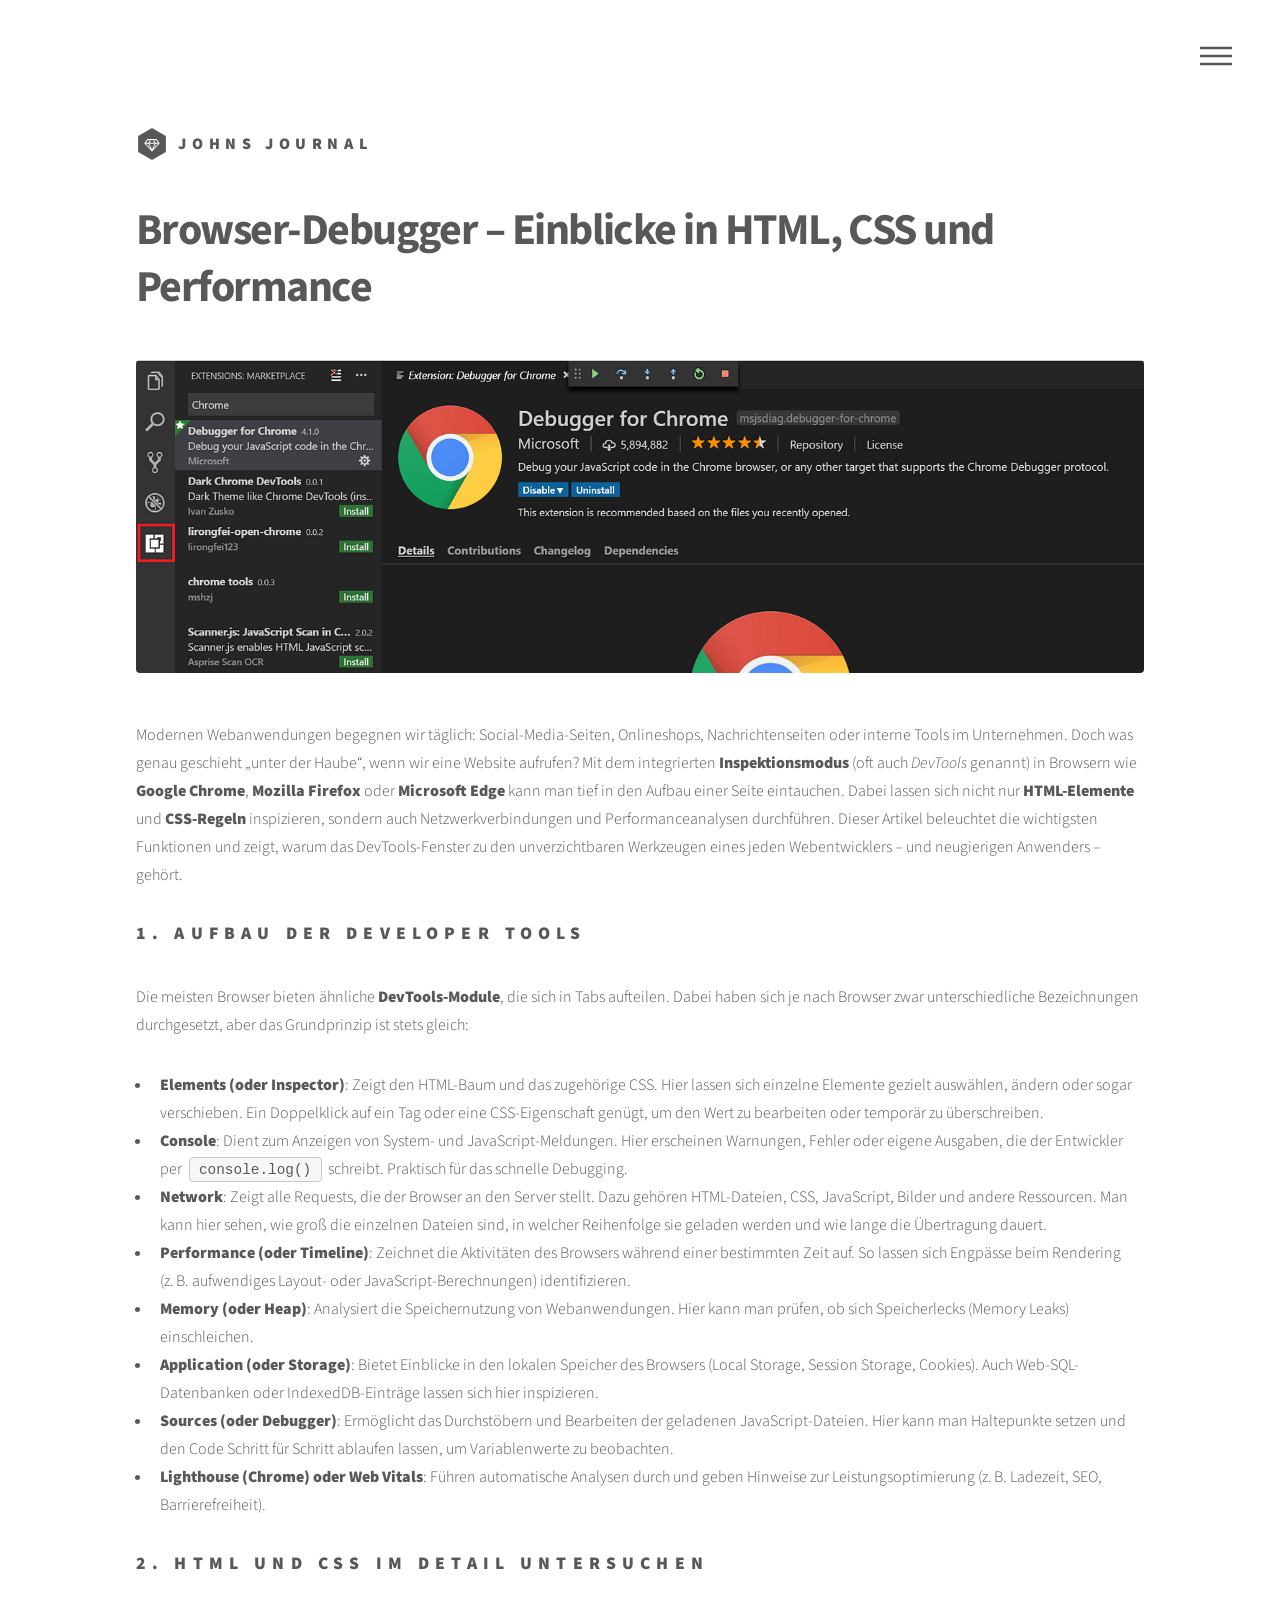
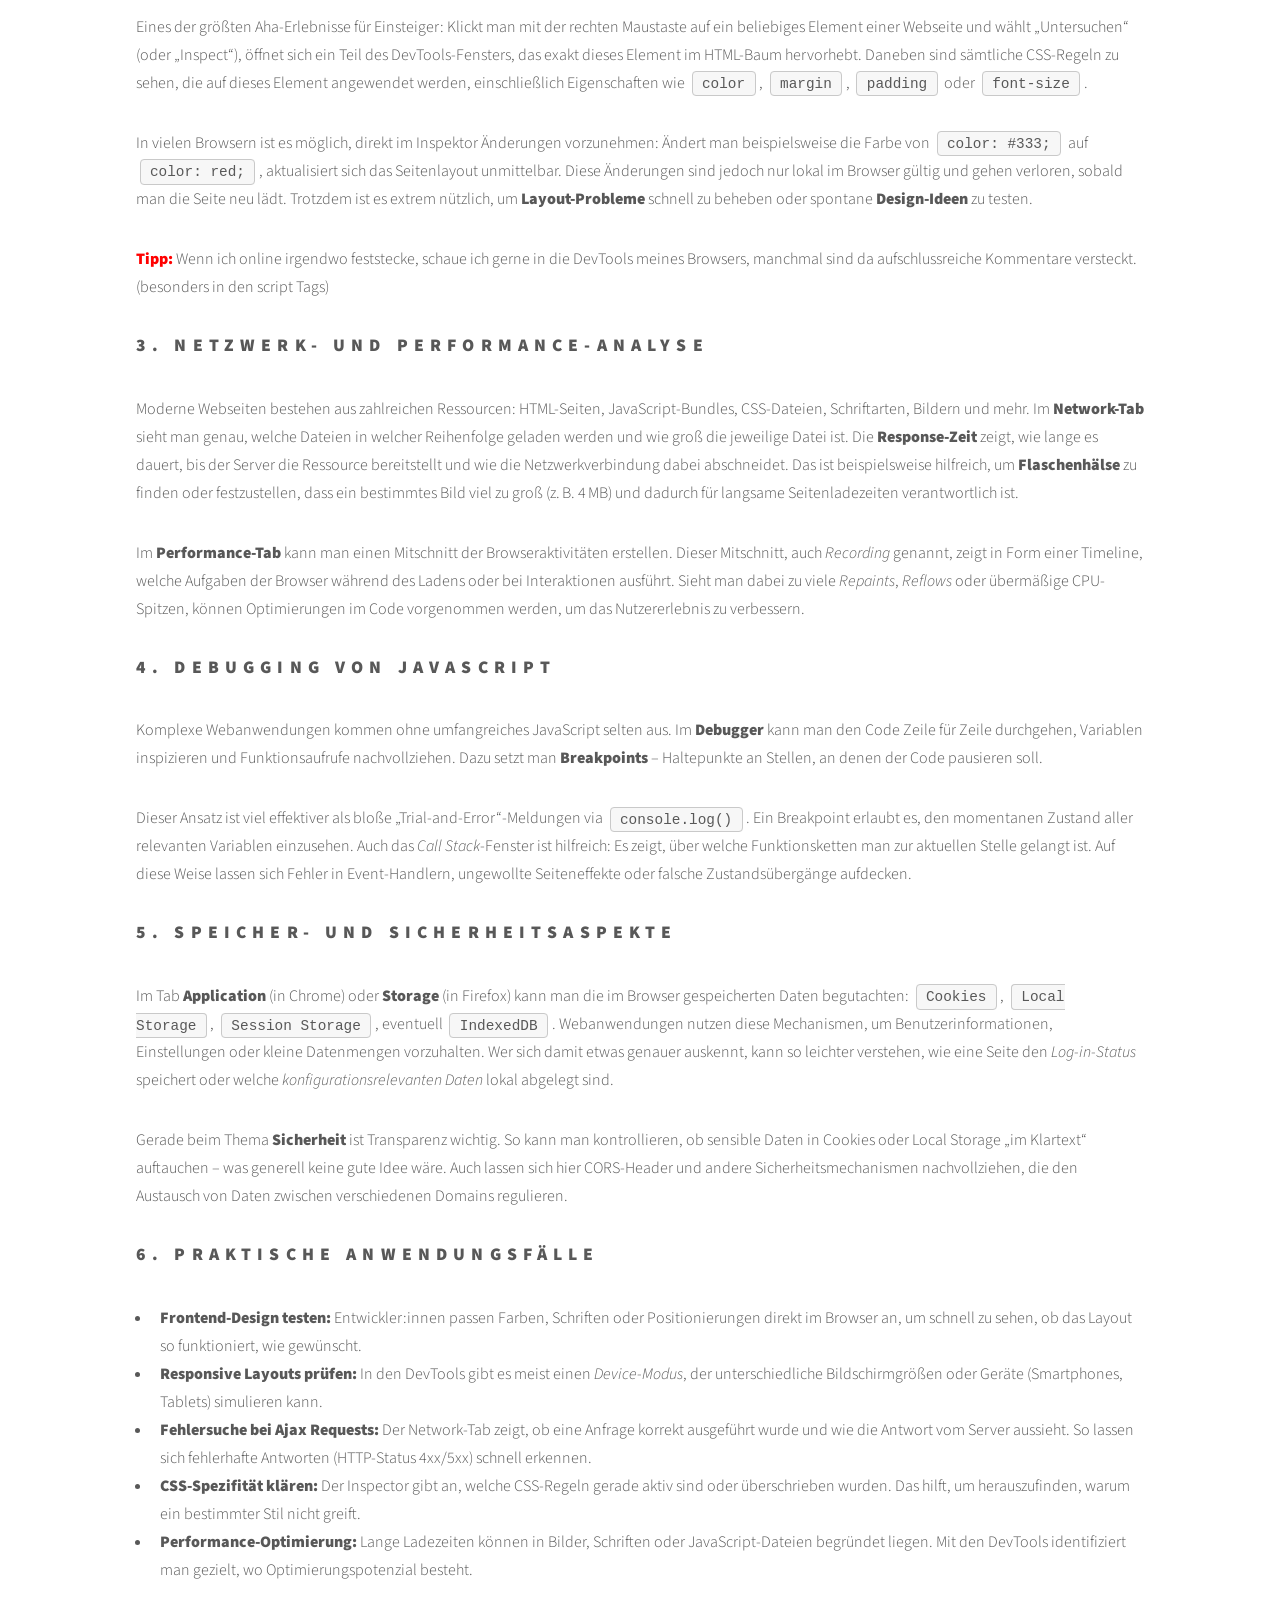
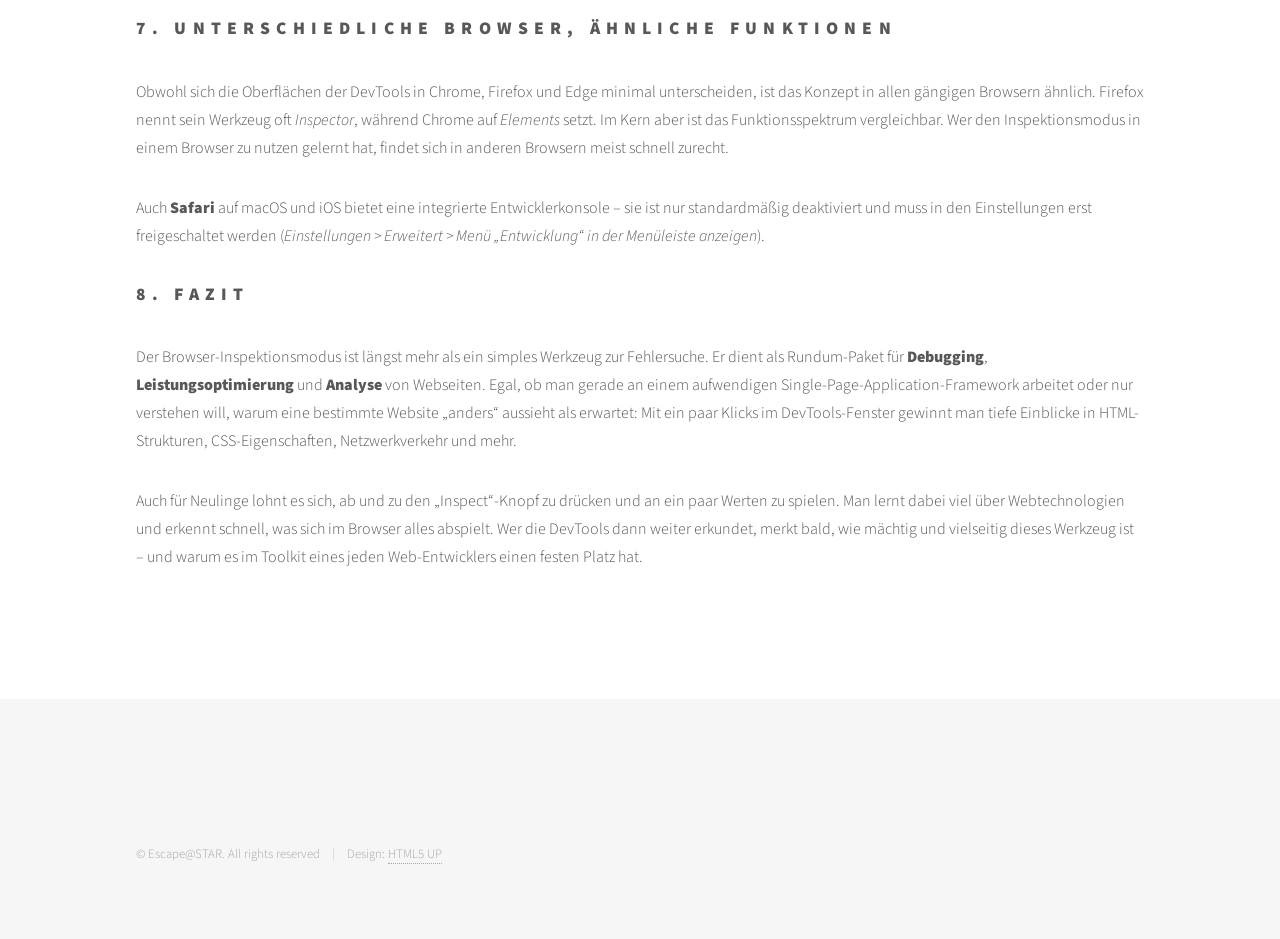
<file: debugger.html>
<!DOCTYPE HTML>
<!--
	Phantom by HTML5 UP
	html5up.net | @ajlkn
	Free for personal and commercial use under the CCA 3.0 license (html5up.net/license)
-->
<html>
	<head>
		<title>Browser-Debugger</title>
		<meta charset="utf-8" />
		<meta name="viewport" content="width=device-width, initial-scale=1, user-scalable=no" />
		<link rel="stylesheet" href="assets/css/main.css" />
		<noscript><link rel="stylesheet" href="assets/css/noscript.css" /></noscript>
	</head>
	<body class="is-preload">
		<!-- Wrapper -->
			<div id="wrapper">

				<!-- Header -->
					<header id="header">
						<div class="inner">

							<!-- Logo -->
								<a href="index.html" class="logo">
									<span class="symbol"><img src="images/logo.svg" alt="" /></span><span class="title">Johns Journal</span>
								</a>

							<!-- Nav -->
								<nav>
									<ul>
										<li><a href="#menu">Menu</a></li>
									</ul>
								</nav>

						</div>
					</header>

				<!-- Menu -->
					<nav id="menu">
						<h2>Menu</h2>
						<ul>
							<li><a href="index.html">Home</a></li>
							<li><a href="passwords.html">Zugangsdaten</a></li>
						</ul>
					</nav>

				<!-- Main -->
					<div id="main">
						<div class="inner">
							<h1>Browser-Debugger – Einblicke in HTML, CSS und Performance</h1>
							<span class="image main"><img src="images/debugger.png" alt="" /></span>
                            <p>
                                Modernen Webanwendungen begegnen wir täglich: Social-Media-Seiten, Onlineshops, 
                                Nachrichtenseiten oder interne Tools im Unternehmen. Doch was genau geschieht 
                                „unter der Haube“, wenn wir eine Website aufrufen? Mit dem integrierten 
                                <strong>Inspektionsmodus</strong> (oft auch <em>DevTools</em> genannt) in 
                                Browsern wie <strong>Google Chrome</strong>, <strong>Mozilla Firefox</strong> 
                                oder <strong>Microsoft Edge</strong> kann man tief in den Aufbau einer Seite 
                                eintauchen. Dabei lassen sich nicht nur <strong>HTML-Elemente</strong> und 
                                <strong>CSS-Regeln</strong> inspizieren, sondern auch Netzwerkverbindungen 
                                und Performanceanalysen durchführen. Dieser Artikel beleuchtet die wichtigsten 
                                Funktionen und zeigt, warum das DevTools-Fenster zu den unverzichtbaren Werkzeugen 
                                eines jeden Webentwicklers – und neugierigen Anwenders – gehört.
                            </p>
                        
                            <h2>1. Aufbau der Developer Tools</h2>
                            <p>
                                Die meisten Browser bieten ähnliche <strong>DevTools-Module</strong>, 
                                die sich in Tabs aufteilen. Dabei haben sich je nach Browser zwar 
                                unterschiedliche Bezeichnungen durchgesetzt, aber das Grundprinzip 
                                ist stets gleich:
                            </p>
                            <ul>
                                <li>
                                    <strong>Elements (oder Inspector)</strong>: Zeigt den HTML-Baum und das zugehörige CSS. 
                                    Hier lassen sich einzelne Elemente gezielt auswählen, ändern oder sogar verschieben. 
                                    Ein Doppelklick auf ein Tag oder eine CSS-Eigenschaft genügt, um den Wert 
                                    zu bearbeiten oder temporär zu überschreiben.
                                </li>
                                <li>
                                    <strong>Console</strong>: Dient zum Anzeigen von System- und JavaScript-Meldungen. 
                                    Hier erscheinen Warnungen, Fehler oder eigene Ausgaben, die der Entwickler 
                                    per <code>console.log()</code> schreibt. Praktisch für das schnelle Debugging.
                                </li>
                                <li>
                                    <strong>Network</strong>: Zeigt alle Requests, die der Browser an den Server stellt. 
                                    Dazu gehören HTML-Dateien, CSS, JavaScript, Bilder und andere Ressourcen. Man kann 
                                    hier sehen, wie groß die einzelnen Dateien sind, in welcher Reihenfolge sie geladen 
                                    werden und wie lange die Übertragung dauert.
                                </li>
                                <li>
                                    <strong>Performance (oder Timeline)</strong>: Zeichnet die Aktivitäten des Browsers 
                                    während einer bestimmten Zeit auf. So lassen sich Engpässe beim Rendering 
                                    (z. B. aufwendiges Layout- oder JavaScript-Berechnungen) identifizieren.
                                </li>
                                <li>
                                    <strong>Memory (oder Heap)</strong>: Analysiert die Speichernutzung von 
                                    Webanwendungen. Hier kann man prüfen, ob sich Speicherlecks (Memory Leaks) 
                                    einschleichen.
                                </li>
                                <li>
                                    <strong>Application (oder Storage)</strong>: Bietet Einblicke in den lokalen Speicher 
                                    des Browsers (Local Storage, Session Storage, Cookies). Auch Web-SQL-Datenbanken 
                                    oder IndexedDB-Einträge lassen sich hier inspizieren.
                                </li>
                                <li>
                                    <strong>Sources (oder Debugger)</strong>: Ermöglicht das Durchstöbern und 
                                    Bearbeiten der geladenen JavaScript-Dateien. Hier kann man Haltepunkte setzen 
                                    und den Code Schritt für Schritt ablaufen lassen, um Variablenwerte zu beobachten.
                                </li>
                                <li>
                                    <strong>Lighthouse (Chrome) oder Web Vitals</strong>: Führen automatische 
                                    Analysen durch und geben Hinweise zur Leistungsoptimierung (z. B. Ladezeit, 
                                    SEO, Barrierefreiheit). 
                                </li>
                            </ul>
                        
                            <h2>2. HTML und CSS im Detail untersuchen</h2>
                            <p>
                                Eines der größten Aha-Erlebnisse für Einsteiger: Klickt man mit der rechten Maustaste 
                                auf ein beliebiges Element einer Webseite und wählt „Untersuchen“ (oder „Inspect“), 
                                öffnet sich ein Teil des DevTools-Fensters, das exakt dieses Element im HTML-Baum 
                                hervorhebt. Daneben sind sämtliche CSS-Regeln zu sehen, die auf dieses Element 
                                angewendet werden, einschließlich Eigenschaften wie <code>color</code>, 
                                <code>margin</code>, <code>padding</code> oder <code>font-size</code>.
                            </p>
                            <p>
                                In vielen Browsern ist es möglich, direkt im Inspektor Änderungen vorzunehmen: 
                                Ändert man beispielsweise die Farbe von <code>color: #333;</code> auf 
                                <code>color: red;</code>, aktualisiert sich das Seitenlayout unmittelbar. 
                                Diese Änderungen sind jedoch nur lokal im Browser gültig und gehen verloren, 
                                sobald man die Seite neu lädt. Trotzdem ist es extrem nützlich, um 
                                <strong>Layout-Probleme</strong> schnell zu beheben oder spontane 
                                <strong>Design-Ideen</strong> zu testen.
                            </p>
                            <p>
                                <b><span style="color:red;">Tipp: </span></b>Wenn ich online irgendwo feststecke, schaue ich gerne in die DevTools meines Browsers, manchmal sind da  aufschlussreiche Kommentare versteckt. (besonders in den script Tags)
                           </p>
                        
                            <h2>3. Netzwerk- und Performance-Analyse</h2>
                            <p>
                                Moderne Webseiten bestehen aus zahlreichen Ressourcen: HTML-Seiten, JavaScript-Bundles, 
                                CSS-Dateien, Schriftarten, Bildern und mehr. Im <strong>Network-Tab</strong> sieht man 
                                genau, welche Dateien in welcher Reihenfolge geladen werden und wie groß die jeweilige 
                                Datei ist. Die <strong>Response-Zeit</strong> zeigt, wie lange es dauert, bis 
                                der Server die Ressource bereitstellt und wie die Netzwerkverbindung dabei abschneidet. 
                                Das ist beispielsweise hilfreich, um <strong>Flaschenhälse</strong> zu finden oder 
                                festzustellen, dass ein bestimmtes Bild viel zu groß (z. B. 4 MB) und dadurch 
                                für langsame Seitenladezeiten verantwortlich ist.
                            </p>
                            <p>
                                Im <strong>Performance-Tab</strong> kann man einen Mitschnitt der Browseraktivitäten 
                                erstellen. Dieser Mitschnitt, auch <em>Recording</em> genannt, zeigt in Form einer 
                                Timeline, welche Aufgaben der Browser während des Ladens oder bei Interaktionen 
                                ausführt. Sieht man dabei zu viele <em>Repaints</em>, <em>Reflows</em> oder 
                                übermäßige CPU-Spitzen, können Optimierungen im Code vorgenommen werden, 
                                um das Nutzererlebnis zu verbessern.
                            </p>
                        
                            <h2>4. Debugging von JavaScript</h2>
                            <p>
                                Komplexe Webanwendungen kommen ohne umfangreiches JavaScript selten aus. 
                                Im <strong>Debugger</strong> kann man den Code Zeile für Zeile durchgehen, 
                                Variablen inspizieren und Funktionsaufrufe nachvollziehen. Dazu setzt man 
                                <strong>Breakpoints</strong> – Haltepunkte an Stellen, an denen der Code pausieren soll.
                            </p>
                            <p>
                                Dieser Ansatz ist viel effektiver als bloße „Trial-and-Error“-Meldungen via 
                                <code>console.log()</code>. Ein Breakpoint erlaubt es, den momentanen Zustand 
                                aller relevanten Variablen einzusehen. Auch das <em>Call Stack</em>-Fenster ist 
                                hilfreich: Es zeigt, über welche Funktionsketten man zur aktuellen Stelle 
                                gelangt ist. Auf diese Weise lassen sich Fehler in Event-Handlern, 
                                ungewollte Seiteneffekte oder falsche Zustandsübergänge aufdecken.
                            </p>
                        
                            <h2>5. Speicher- und Sicherheitsaspekte</h2>
                            <p>
                                Im Tab <strong>Application</strong> (in Chrome) oder <strong>Storage</strong> (in Firefox) 
                                kann man die im Browser gespeicherten Daten begutachten: <code>Cookies</code>, 
                                <code>Local Storage</code>, <code>Session Storage</code>, 
                                eventuell <code>IndexedDB</code>. Webanwendungen nutzen diese Mechanismen, 
                                um Benutzerinformationen, Einstellungen oder kleine Datenmengen vorzuhalten. 
                                Wer sich damit etwas genauer auskennt, kann so leichter verstehen, 
                                wie eine Seite den <em>Log-in-Status</em> speichert oder welche 
                                <em>konfigurationsrelevanten Daten</em> lokal abgelegt sind.
                            </p>
                            <p>
                                Gerade beim Thema <strong>Sicherheit</strong> ist Transparenz wichtig. 
                                So kann man kontrollieren, ob sensible Daten in Cookies oder Local Storage 
                                „im Klartext“ auftauchen – was generell keine gute Idee wäre. 
                                Auch lassen sich hier CORS-Header und andere Sicherheitsmechanismen nachvollziehen, 
                                die den Austausch von Daten zwischen verschiedenen Domains regulieren.
                            </p>
                        
                            <h2>6. Praktische Anwendungsfälle</h2>
                            <ul>
                                <li>
                                    <strong>Frontend-Design testen:</strong> Entwickler:innen passen Farben, 
                                    Schriften oder Positionierungen direkt im Browser an, um schnell zu sehen, 
                                    ob das Layout so funktioniert, wie gewünscht.
                                </li>
                                <li>
                                    <strong>Responsive Layouts prüfen:</strong> In den DevTools gibt es meist 
                                    einen <em>Device-Modus</em>, der unterschiedliche Bildschirmgrößen oder 
                                    Geräte (Smartphones, Tablets) simulieren kann.
                                </li>
                                <li>
                                    <strong>Fehlersuche bei Ajax Requests:</strong> Der Network-Tab zeigt, 
                                    ob eine Anfrage korrekt ausgeführt wurde und wie die Antwort vom Server aussieht. 
                                    So lassen sich fehlerhafte Antworten (HTTP-Status 4xx/5xx) schnell erkennen.
                                </li>
                                <li>
                                    <strong>CSS-Spezifität klären:</strong> Der Inspector gibt an, welche 
                                    CSS-Regeln gerade aktiv sind oder überschrieben wurden. Das hilft, 
                                    um herauszufinden, warum ein bestimmter Stil nicht greift.
                                </li>
                                <li>
                                    <strong>Performance-Optimierung:</strong> Lange Ladezeiten können in 
                                    Bilder, Schriften oder JavaScript-Dateien begründet liegen. 
                                    Mit den DevTools identifiziert man gezielt, wo Optimierungspotenzial besteht.
                                </li>
                            </ul>
                        
                            <h2>7. Unterschiedliche Browser, ähnliche Funktionen</h2>
                            <p>
                                Obwohl sich die Oberflächen der DevTools in Chrome, Firefox und Edge 
                                minimal unterscheiden, ist das Konzept in allen gängigen Browsern ähnlich. 
                                Firefox nennt sein Werkzeug oft <em>Inspector</em>, während Chrome 
                                auf <em>Elements</em> setzt. Im Kern aber ist das 
                                Funktionsspektrum vergleichbar. Wer den Inspektionsmodus in einem Browser 
                                zu nutzen gelernt hat, findet sich in anderen Browsern meist schnell zurecht.
                            </p>
                            <p>
                                Auch <strong>Safari</strong> auf macOS und iOS bietet eine integrierte 
                                Entwicklerkonsole – sie ist nur standardmäßig deaktiviert und muss in 
                                den Einstellungen erst freigeschaltet werden (<em>Einstellungen &gt; Erweitert &gt; 
                                Menü „Entwicklung“ in der Menüleiste anzeigen</em>).
                            </p>
                        
                            <h2>8. Fazit</h2>
                            <p>
                                Der Browser-Inspektionsmodus ist längst mehr als ein simples Werkzeug zur 
                                Fehlersuche. Er dient als Rundum-Paket für <strong>Debugging</strong>, 
                                <strong>Leistungsoptimierung</strong> und <strong>Analyse</strong> von Webseiten. 
                                Egal, ob man gerade an einem aufwendigen Single-Page-Application-Framework arbeitet 
                                oder nur verstehen will, warum eine bestimmte Website „anders“ aussieht als erwartet: 
                                Mit ein paar Klicks im DevTools-Fenster gewinnt man tiefe Einblicke in 
                                HTML-Strukturen, CSS-Eigenschaften, Netzwerkverkehr und mehr.
                            </p>
                            <p>
                                Auch für Neulinge lohnt es sich, ab und zu den „Inspect“-Knopf zu drücken und 
                                an ein paar Werten zu spielen. Man lernt dabei viel über Webtechnologien und 
                                erkennt schnell, was sich im Browser alles abspielt. Wer die DevTools dann 
                                weiter erkundet, merkt bald, wie mächtig und vielseitig dieses Werkzeug ist – 
                                und warum es im Toolkit eines jeden Web-Entwicklers einen festen Platz hat.
                            </p>
                        </div>
					</div>

				<!-- Footer -->
					<footer id="footer">
						<div class="inner">
						
							
							<ul class="copyright">
								<li>&copy; Escape@STAR. All rights reserved</li><li>Design: <a href="http://html5up.net">HTML5 UP</a></li>
							</ul>
						</div>
					</footer>

			</div>

		<!-- Scripts -->
			<script src="assets/js/jquery.min.js"></script>
			<script src="assets/js/browser.min.js"></script>
			<script src="assets/js/breakpoints.min.js"></script>
			<script src="assets/js/util.js"></script>
			<script src="assets/js/main.js"></script>

	</body>
</html>
</file>
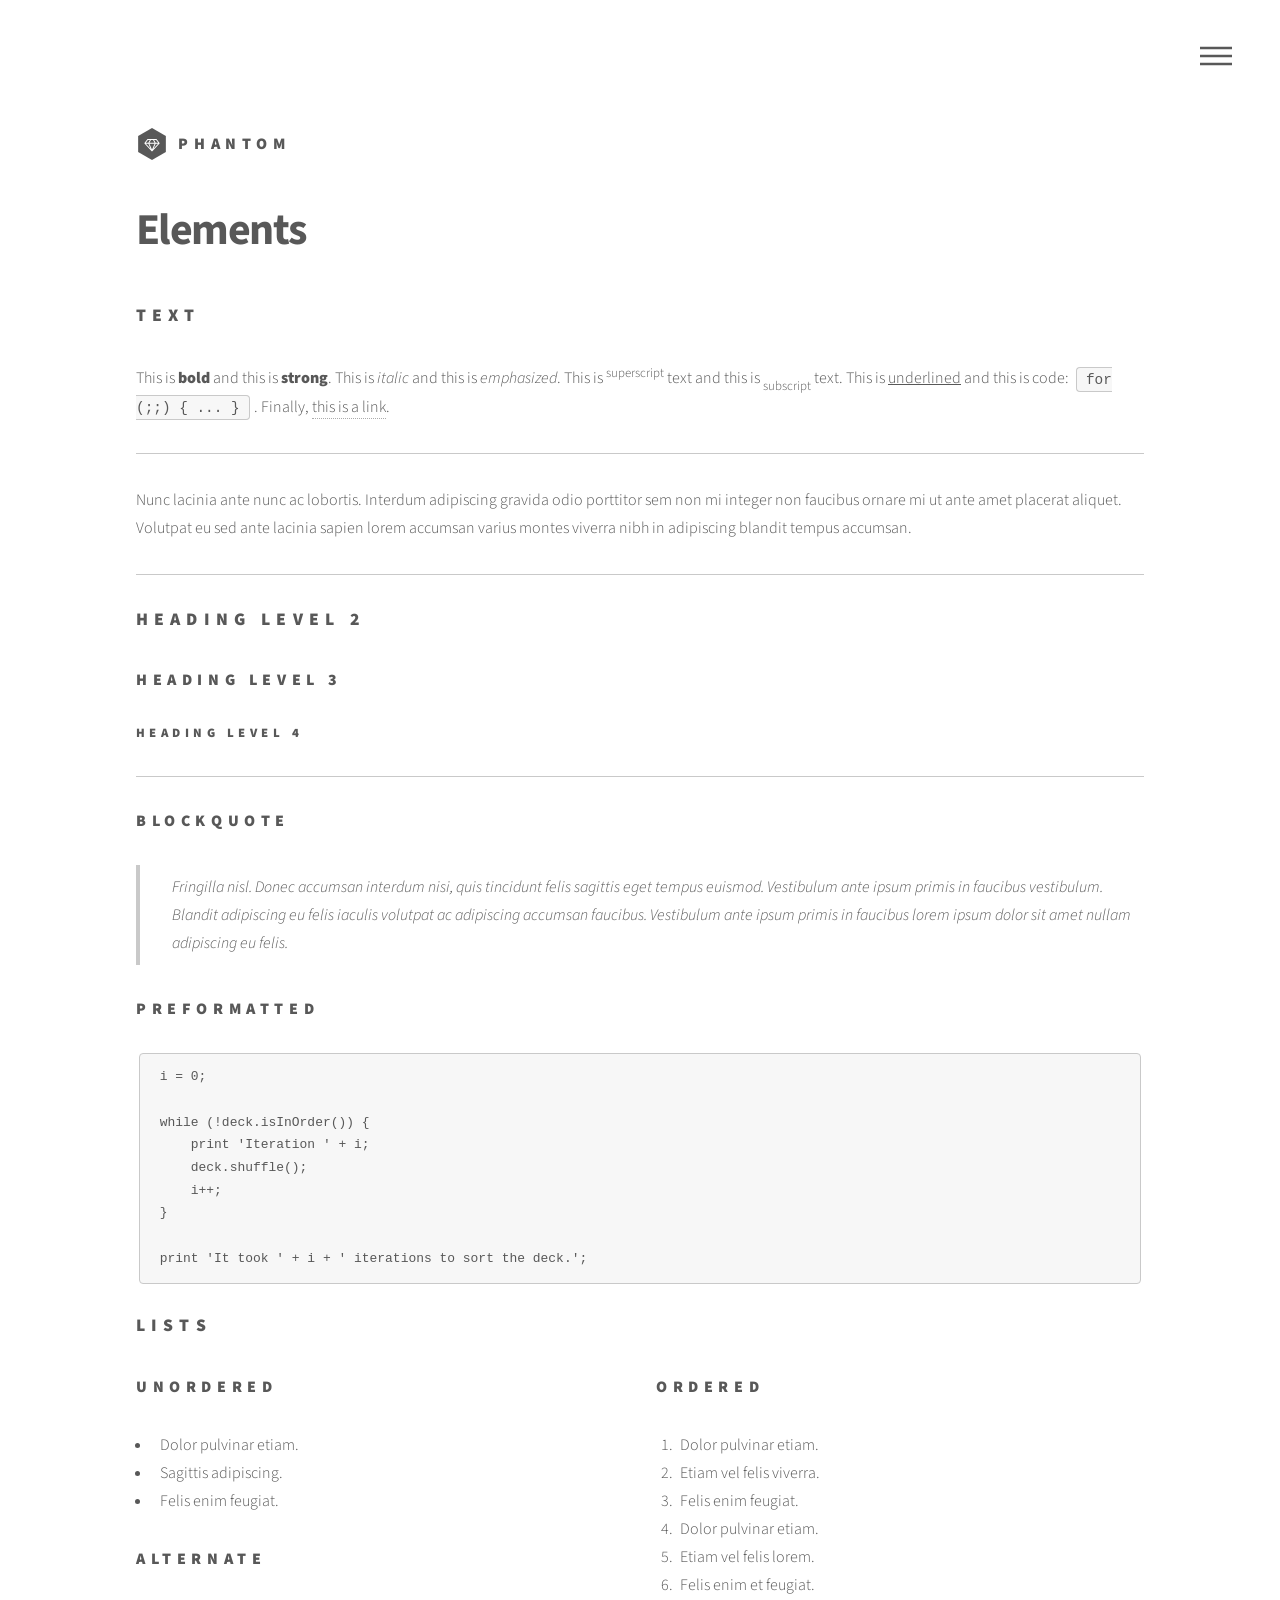
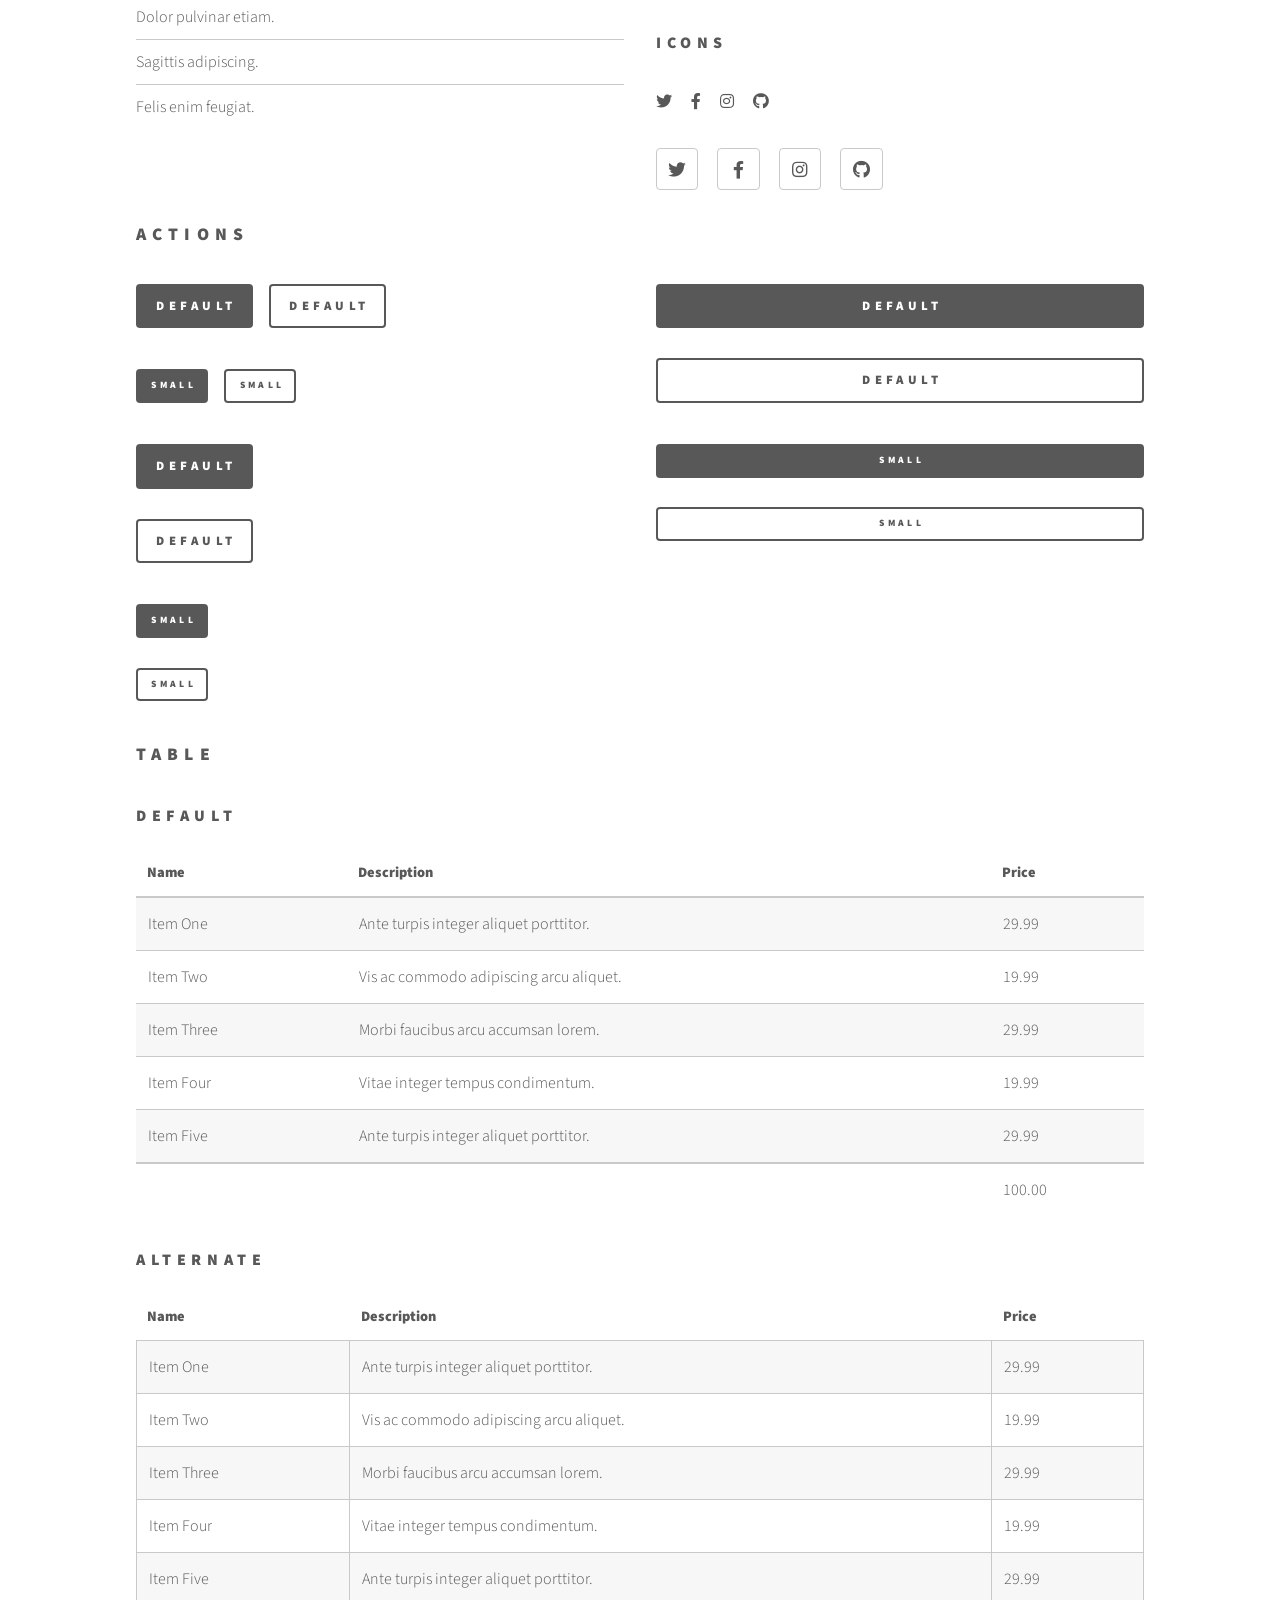
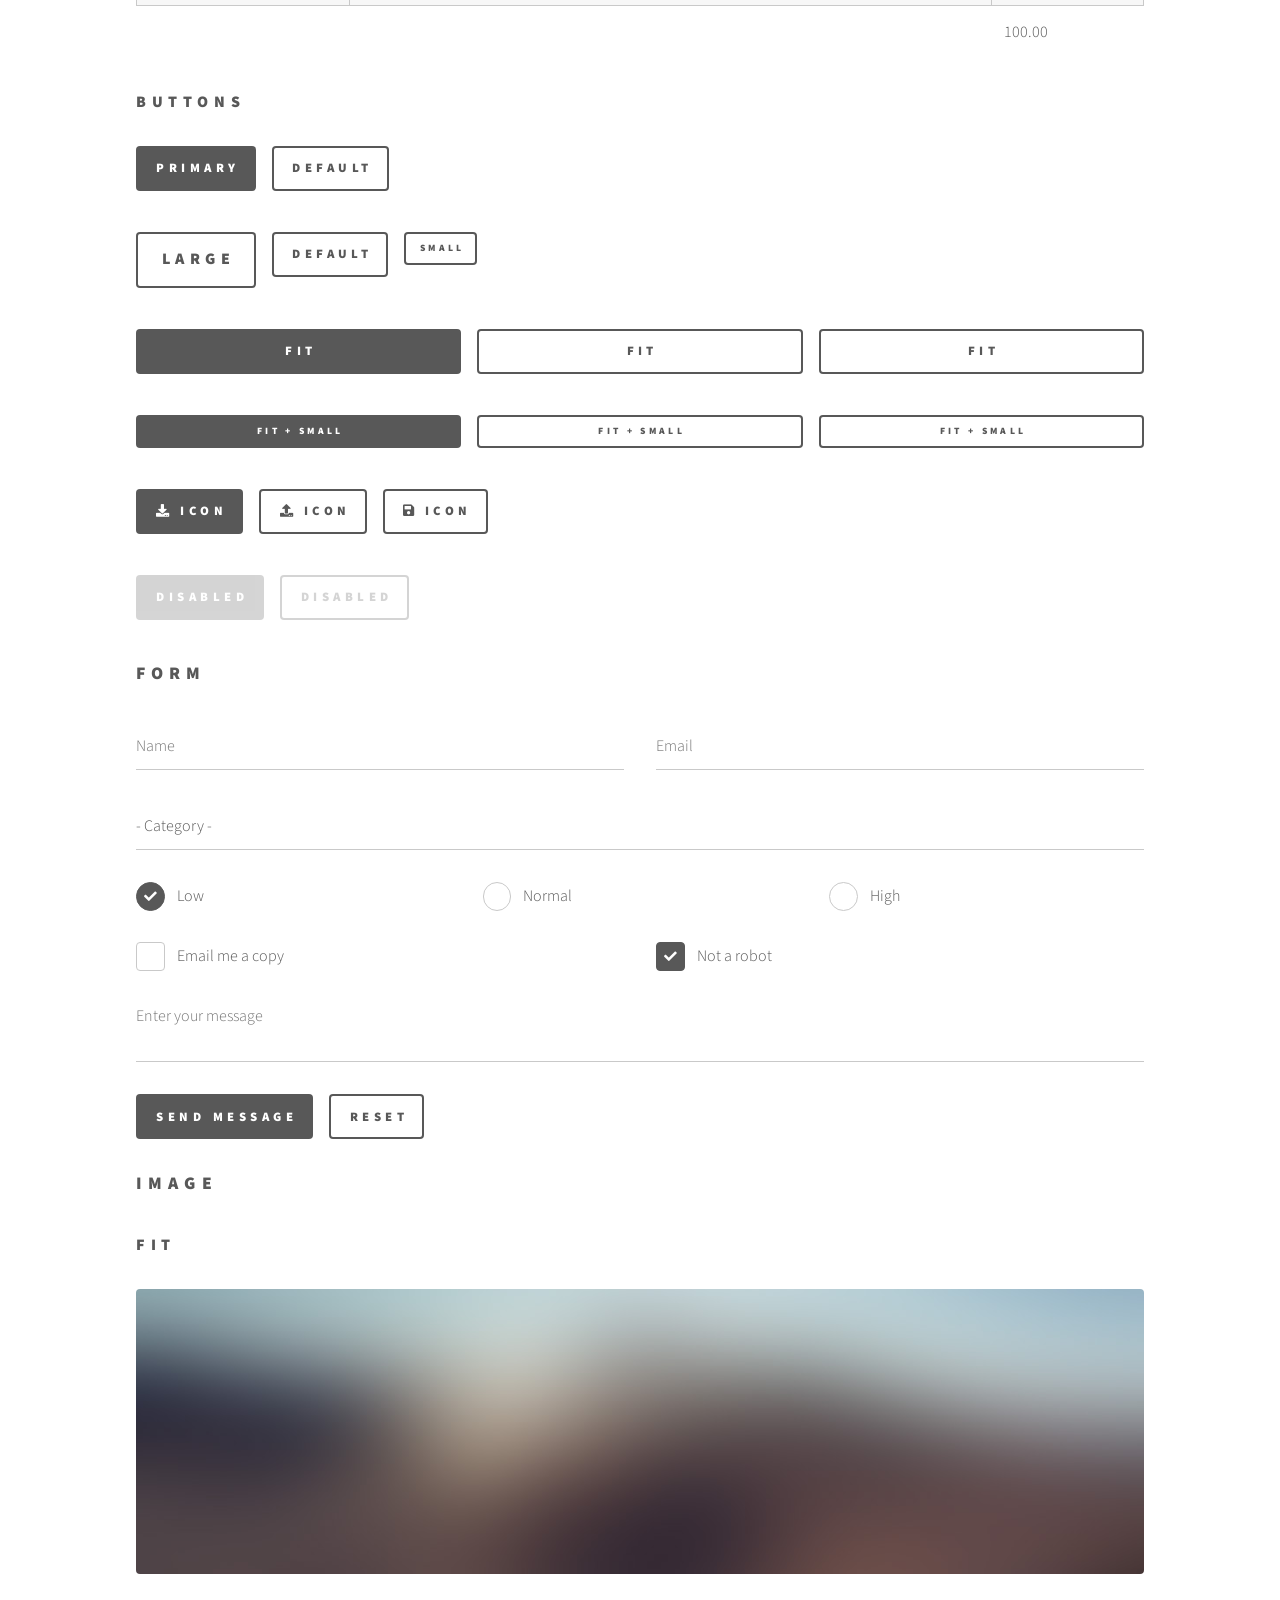
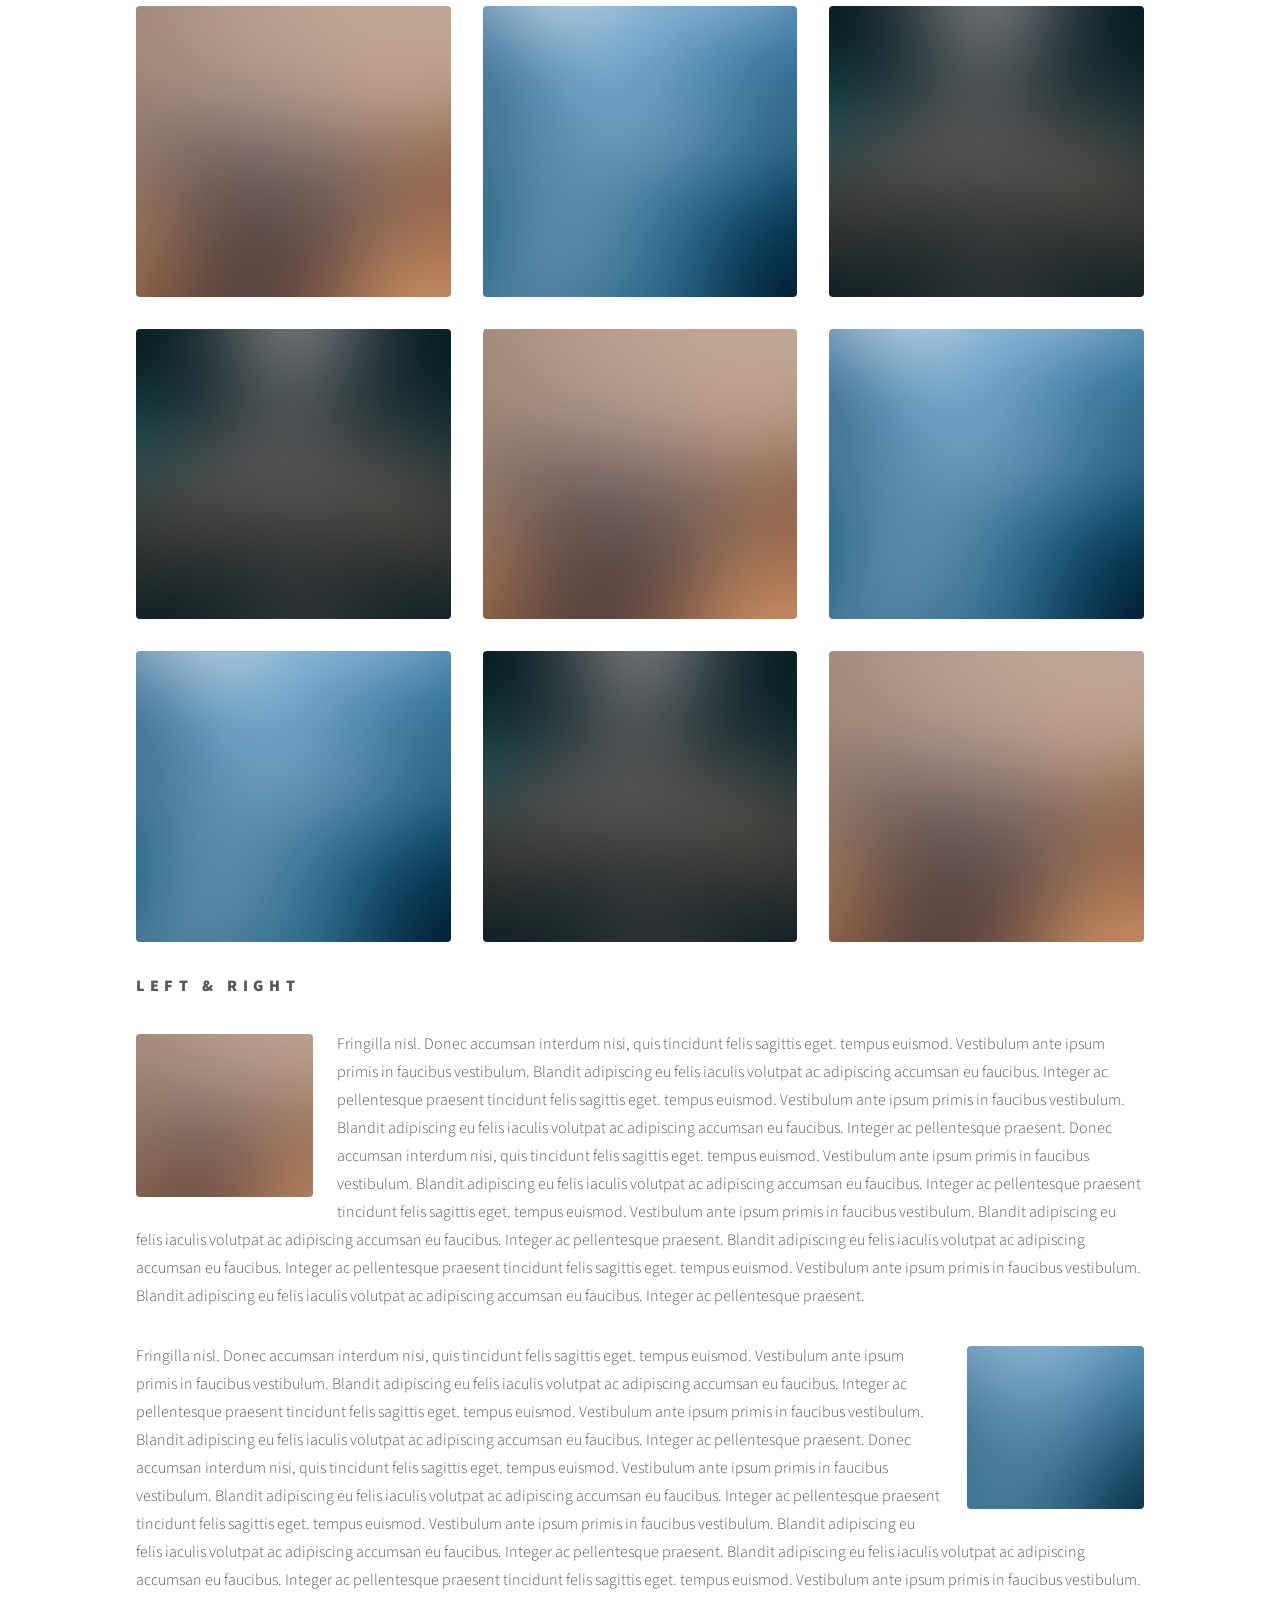
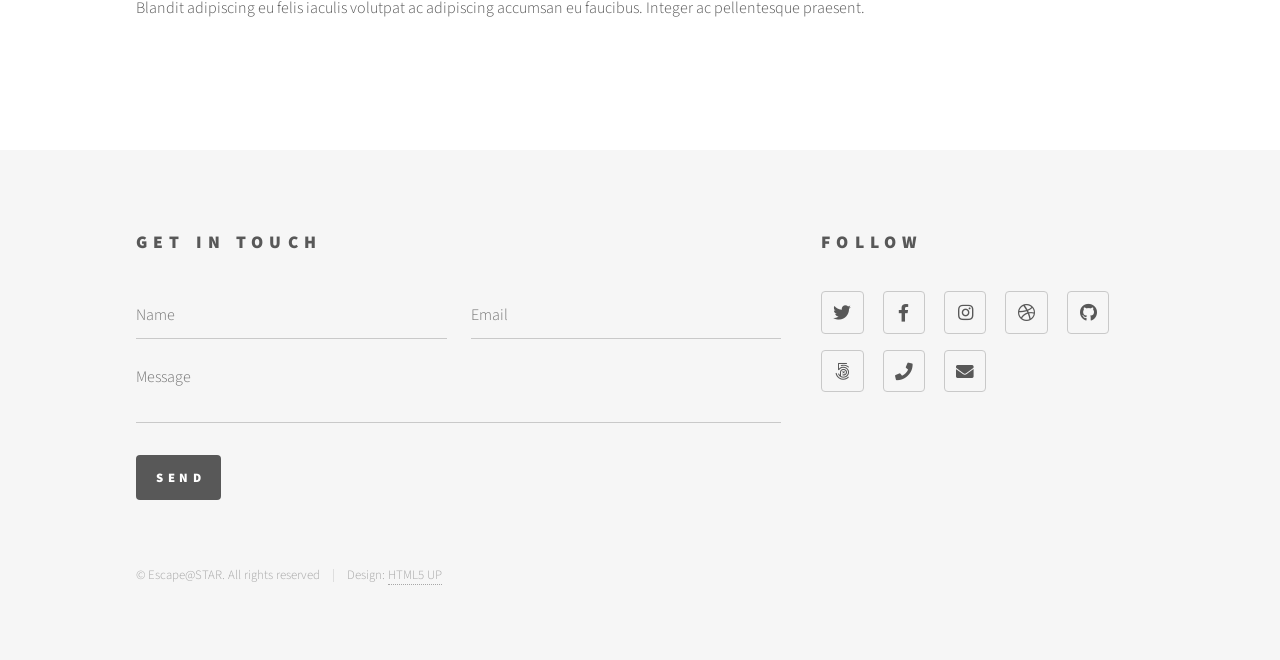
<file: elements.html>
<!DOCTYPE HTML>
<!--
	Phantom by HTML5 UP
	html5up.net | @ajlkn
	Free for personal and commercial use under the CCA 3.0 license (html5up.net/license)
-->
<html>
	<head>
		<title>Elements - Phantom by HTML5 UP</title>
		<meta charset="utf-8" />
		<meta name="viewport" content="width=device-width, initial-scale=1, user-scalable=no" />
		<link rel="stylesheet" href="assets/css/main.css" />
		<noscript><link rel="stylesheet" href="assets/css/noscript.css" /></noscript>
	</head>
	<body class="is-preload">
		<!-- Wrapper -->
			<div id="wrapper">

				<!-- Header -->
					<header id="header">
						<div class="inner">

							<!-- Logo -->
								<a href="index.html" class="logo">
									<span class="symbol"><img src="images/logo.svg" alt="" /></span><span class="title">Phantom</span>
								</a>

							<!-- Nav -->
								<nav>
									<ul>
										<li><a href="#menu">Menu</a></li>
									</ul>
								</nav>

						</div>
					</header>

				<!-- Menu -->
					<nav id="menu">
						<h2>Menu</h2>
						<ul>
							<li><a href="index.html">Home</a></li>
							<li><a href="generic.html">Ipsum veroeros</a></li>
							<li><a href="generic.html">Tempus etiam</a></li>
							<li><a href="generic.html">Consequat dolor</a></li>
							<li><a href="elements.html">Elements</a></li>
						</ul>
					</nav>

				<!-- Main -->
					<div id="main">
						<div class="inner">
							<h1>Elements</h1>

							<!-- Text -->
								<section>
									<h2>Text</h2>
									<p>This is <b>bold</b> and this is <strong>strong</strong>. This is <i>italic</i> and this is <em>emphasized</em>.
									This is <sup>superscript</sup> text and this is <sub>subscript</sub> text.
									This is <u>underlined</u> and this is code: <code>for (;;) { ... }</code>. Finally, <a href="#">this is a link</a>.</p>
									<hr />
									<p>Nunc lacinia ante nunc ac lobortis. Interdum adipiscing gravida odio porttitor sem non mi integer non faucibus ornare mi ut ante amet placerat aliquet. Volutpat eu sed ante lacinia sapien lorem accumsan varius montes viverra nibh in adipiscing blandit tempus accumsan.</p>
									<hr />
									<h2>Heading Level 2</h2>
									<h3>Heading Level 3</h3>
									<h4>Heading Level 4</h4>
									<hr />
									<h3>Blockquote</h3>
									<blockquote>Fringilla nisl. Donec accumsan interdum nisi, quis tincidunt felis sagittis eget tempus euismod. Vestibulum ante ipsum primis in faucibus vestibulum. Blandit adipiscing eu felis iaculis volutpat ac adipiscing accumsan faucibus. Vestibulum ante ipsum primis in faucibus lorem ipsum dolor sit amet nullam adipiscing eu felis.</blockquote>
									<h3>Preformatted</h3>
									<pre><code>i = 0;

while (!deck.isInOrder()) {
    print 'Iteration ' + i;
    deck.shuffle();
    i++;
}

print 'It took ' + i + ' iterations to sort the deck.';</code></pre>
								</section>

							<!-- Lists -->
								<section>
									<h2>Lists</h2>
									<div class="row">
										<div class="col-6 col-12-medium">
											<h3>Unordered</h3>
											<ul>
												<li>Dolor pulvinar etiam.</li>
												<li>Sagittis adipiscing.</li>
												<li>Felis enim feugiat.</li>
											</ul>
											<h3>Alternate</h3>
											<ul class="alt">
												<li>Dolor pulvinar etiam.</li>
												<li>Sagittis adipiscing.</li>
												<li>Felis enim feugiat.</li>
											</ul>
										</div>
										<div class="col-6 col-12-medium">
											<h3>Ordered</h3>
											<ol>
												<li>Dolor pulvinar etiam.</li>
												<li>Etiam vel felis viverra.</li>
												<li>Felis enim feugiat.</li>
												<li>Dolor pulvinar etiam.</li>
												<li>Etiam vel felis lorem.</li>
												<li>Felis enim et feugiat.</li>
											</ol>
											<h3>Icons</h3>
											<ul class="icons">
												<li><a href="#" class="icon brands style1 fa-twitter"><span class="label">Twitter</span></a></li>
												<li><a href="#" class="icon brands style1 fa-facebook-f"><span class="label">Facebook</span></a></li>
												<li><a href="#" class="icon brands style1 fa-instagram"><span class="label">Instagram</span></a></li>
												<li><a href="#" class="icon brands style1 fa-github"><span class="label">Github</span></a></li>
											</ul>
											<ul class="icons">
												<li><a href="#" class="icon brands style2 fa-twitter"><span class="label">Twitter</span></a></li>
												<li><a href="#" class="icon brands style2 fa-facebook-f"><span class="label">Facebook</span></a></li>
												<li><a href="#" class="icon brands style2 fa-instagram"><span class="label">Instagram</span></a></li>
												<li><a href="#" class="icon brands style2 fa-github"><span class="label">Github</span></a></li>
											</ul>
										</div>
									</div>
									<h2>Actions</h2>
									<div class="row">
										<div class="col-6 col-12-medium">
											<ul class="actions">
												<li><a href="#" class="button primary">Default</a></li>
												<li><a href="#" class="button">Default</a></li>
											</ul>
											<ul class="actions small">
												<li><a href="#" class="button primary small">Small</a></li>
												<li><a href="#" class="button small">Small</a></li>
											</ul>
											<ul class="actions stacked">
												<li><a href="#" class="button primary">Default</a></li>
												<li><a href="#" class="button">Default</a></li>
											</ul>
											<ul class="actions stacked">
												<li><a href="#" class="button primary small">Small</a></li>
												<li><a href="#" class="button small">Small</a></li>
											</ul>
										</div>
										<div class="col-6 col-12-medium">
											<ul class="actions stacked">
												<li><a href="#" class="button primary fit">Default</a></li>
												<li><a href="#" class="button fit">Default</a></li>
											</ul>
											<ul class="actions stacked">
												<li><a href="#" class="button primary small fit">Small</a></li>
												<li><a href="#" class="button small fit">Small</a></li>
											</ul>
										</div>
									</div>
								</section>

							<!-- Table -->
								<section>
									<h2>Table</h2>
									<h3>Default</h3>
									<div class="table-wrapper">
										<table>
											<thead>
												<tr>
													<th>Name</th>
													<th>Description</th>
													<th>Price</th>
												</tr>
											</thead>
											<tbody>
												<tr>
													<td>Item One</td>
													<td>Ante turpis integer aliquet porttitor.</td>
													<td>29.99</td>
												</tr>
												<tr>
													<td>Item Two</td>
													<td>Vis ac commodo adipiscing arcu aliquet.</td>
													<td>19.99</td>
												</tr>
												<tr>
													<td>Item Three</td>
													<td> Morbi faucibus arcu accumsan lorem.</td>
													<td>29.99</td>
												</tr>
												<tr>
													<td>Item Four</td>
													<td>Vitae integer tempus condimentum.</td>
													<td>19.99</td>
												</tr>
												<tr>
													<td>Item Five</td>
													<td>Ante turpis integer aliquet porttitor.</td>
													<td>29.99</td>
												</tr>
											</tbody>
											<tfoot>
												<tr>
													<td colspan="2"></td>
													<td>100.00</td>
												</tr>
											</tfoot>
										</table>
									</div>

									<h3>Alternate</h3>
									<div class="table-wrapper">
										<table class="alt">
											<thead>
												<tr>
													<th>Name</th>
													<th>Description</th>
													<th>Price</th>
												</tr>
											</thead>
											<tbody>
												<tr>
													<td>Item One</td>
													<td>Ante turpis integer aliquet porttitor.</td>
													<td>29.99</td>
												</tr>
												<tr>
													<td>Item Two</td>
													<td>Vis ac commodo adipiscing arcu aliquet.</td>
													<td>19.99</td>
												</tr>
												<tr>
													<td>Item Three</td>
													<td> Morbi faucibus arcu accumsan lorem.</td>
													<td>29.99</td>
												</tr>
												<tr>
													<td>Item Four</td>
													<td>Vitae integer tempus condimentum.</td>
													<td>19.99</td>
												</tr>
												<tr>
													<td>Item Five</td>
													<td>Ante turpis integer aliquet porttitor.</td>
													<td>29.99</td>
												</tr>
											</tbody>
											<tfoot>
												<tr>
													<td colspan="2"></td>
													<td>100.00</td>
												</tr>
											</tfoot>
										</table>
									</div>
								</section>

							<!-- Buttons -->
								<section>
									<h3>Buttons</h3>
									<ul class="actions">
										<li><a href="#" class="button primary">Primary</a></li>
										<li><a href="#" class="button">Default</a></li>
									</ul>
									<ul class="actions">
										<li><a href="#" class="button large">Large</a></li>
										<li><a href="#" class="button">Default</a></li>
										<li><a href="#" class="button small">Small</a></li>
									</ul>
									<ul class="actions fit">
										<li><a href="#" class="button primary fit">Fit</a></li>
										<li><a href="#" class="button fit">Fit</a></li>
										<li><a href="#" class="button fit">Fit</a></li>
									</ul>
									<ul class="actions fit small">
										<li><a href="#" class="button primary fit small">Fit + Small</a></li>
										<li><a href="#" class="button fit small">Fit + Small</a></li>
										<li><a href="#" class="button fit small">Fit + Small</a></li>
									</ul>
									<ul class="actions">
										<li><a href="#" class="button primary icon solid fa-download">Icon</a></li>
										<li><a href="#" class="button icon solid fa-upload">Icon</a></li>
										<li><a href="#" class="button icon solid fa-save">Icon</a></li>
									</ul>
									<ul class="actions">
										<li><span class="button primary disabled">Disabled</span></li>
										<li><span class="button disabled">Disabled</span></li>
									</ul>
								</section>

							<!-- Form -->
								<section>
									<h2>Form</h2>
									<form method="post" action="#">
										<div class="row gtr-uniform">
											<div class="col-6 col-12-xsmall">
												<input type="text" name="demo-name" id="demo-name" value="" placeholder="Name" />
											</div>
											<div class="col-6 col-12-xsmall">
												<input type="email" name="demo-email" id="demo-email" value="" placeholder="Email" />
											</div>
											<div class="col-12">
												<select name="demo-category" id="demo-category">
													<option value="">- Category -</option>
													<option value="1">Manufacturing</option>
													<option value="1">Shipping</option>
													<option value="1">Administration</option>
													<option value="1">Human Resources</option>
												</select>
											</div>
											<div class="col-4 col-12-small">
												<input type="radio" id="demo-priority-low" name="demo-priority" checked>
												<label for="demo-priority-low">Low</label>
											</div>
											<div class="col-4 col-12-small">
												<input type="radio" id="demo-priority-normal" name="demo-priority">
												<label for="demo-priority-normal">Normal</label>
											</div>
											<div class="col-4 col-12-small">
												<input type="radio" id="demo-priority-high" name="demo-priority">
												<label for="demo-priority-high">High</label>
											</div>
											<div class="col-6 col-12-small">
												<input type="checkbox" id="demo-copy" name="demo-copy">
												<label for="demo-copy">Email me a copy</label>
											</div>
											<div class="col-6 col-12-small">
												<input type="checkbox" id="demo-human" name="demo-human" checked>
												<label for="demo-human">Not a robot</label>
											</div>
											<div class="col-12">
												<textarea name="demo-message" id="demo-message" placeholder="Enter your message" rows="6"></textarea>
											</div>
											<div class="col-12">
												<ul class="actions">
													<li><input type="submit" value="Send Message" class="primary" /></li>
													<li><input type="reset" value="Reset" /></li>
												</ul>
											</div>
										</div>
									</form>
								</section>

							<!-- Image -->
								<section>
									<h2>Image</h2>
									<h3>Fit</h3>
									<div class="box alt">
										<div class="row gtr-uniform">
											<div class="col-12"><span class="image fit"><img src="images/pic13.jpg" alt="" /></span></div>
											<div class="col-4"><span class="image fit"><img src="images/pic01.jpg" alt="" /></span></div>
											<div class="col-4"><span class="image fit"><img src="images/pic02.jpg" alt="" /></span></div>
											<div class="col-4"><span class="image fit"><img src="images/pic03.jpg" alt="" /></span></div>
											<div class="col-4"><span class="image fit"><img src="images/pic03.jpg" alt="" /></span></div>
											<div class="col-4"><span class="image fit"><img src="images/pic01.jpg" alt="" /></span></div>
											<div class="col-4"><span class="image fit"><img src="images/pic02.jpg" alt="" /></span></div>
											<div class="col-4"><span class="image fit"><img src="images/pic02.jpg" alt="" /></span></div>
											<div class="col-4"><span class="image fit"><img src="images/pic03.jpg" alt="" /></span></div>
											<div class="col-4"><span class="image fit"><img src="images/pic01.jpg" alt="" /></span></div>
										</div>
									</div>
									<h3>Left &amp; Right</h3>
									<p><span class="image left"><img src="images/pic14.jpg" alt="" /></span>Fringilla nisl. Donec accumsan interdum nisi, quis tincidunt felis sagittis eget. tempus euismod. Vestibulum ante ipsum primis in faucibus vestibulum. Blandit adipiscing eu felis iaculis volutpat ac adipiscing accumsan eu faucibus. Integer ac pellentesque praesent tincidunt felis sagittis eget. tempus euismod. Vestibulum ante ipsum primis in faucibus vestibulum. Blandit adipiscing eu felis iaculis volutpat ac adipiscing accumsan eu faucibus. Integer ac pellentesque praesent. Donec accumsan interdum nisi, quis tincidunt felis sagittis eget. tempus euismod. Vestibulum ante ipsum primis in faucibus vestibulum. Blandit adipiscing eu felis iaculis volutpat ac adipiscing accumsan eu faucibus. Integer ac pellentesque praesent tincidunt felis sagittis eget. tempus euismod. Vestibulum ante ipsum primis in faucibus vestibulum. Blandit adipiscing eu felis iaculis volutpat ac adipiscing accumsan eu faucibus. Integer ac pellentesque praesent. Blandit adipiscing eu felis iaculis volutpat ac adipiscing accumsan eu faucibus. Integer ac pellentesque praesent tincidunt felis sagittis eget. tempus euismod. Vestibulum ante ipsum primis in faucibus vestibulum. Blandit adipiscing eu felis iaculis volutpat ac adipiscing accumsan eu faucibus. Integer ac pellentesque praesent.</p>
									<p><span class="image right"><img src="images/pic15.jpg" alt="" /></span>Fringilla nisl. Donec accumsan interdum nisi, quis tincidunt felis sagittis eget. tempus euismod. Vestibulum ante ipsum primis in faucibus vestibulum. Blandit adipiscing eu felis iaculis volutpat ac adipiscing accumsan eu faucibus. Integer ac pellentesque praesent tincidunt felis sagittis eget. tempus euismod. Vestibulum ante ipsum primis in faucibus vestibulum. Blandit adipiscing eu felis iaculis volutpat ac adipiscing accumsan eu faucibus. Integer ac pellentesque praesent. Donec accumsan interdum nisi, quis tincidunt felis sagittis eget. tempus euismod. Vestibulum ante ipsum primis in faucibus vestibulum. Blandit adipiscing eu felis iaculis volutpat ac adipiscing accumsan eu faucibus. Integer ac pellentesque praesent tincidunt felis sagittis eget. tempus euismod. Vestibulum ante ipsum primis in faucibus vestibulum. Blandit adipiscing eu felis iaculis volutpat ac adipiscing accumsan eu faucibus. Integer ac pellentesque praesent. Blandit adipiscing eu felis iaculis volutpat ac adipiscing accumsan eu faucibus. Integer ac pellentesque praesent tincidunt felis sagittis eget. tempus euismod. Vestibulum ante ipsum primis in faucibus vestibulum. Blandit adipiscing eu felis iaculis volutpat ac adipiscing accumsan eu faucibus. Integer ac pellentesque praesent.</p>
								</section>

						</div>
					</div>

				<!-- Footer -->
					<footer id="footer">
						<div class="inner">
							<section>
								<h2>Get in touch</h2>
								<form method="post" action="#">
									<div class="fields">
										<div class="field half">
											<input type="text" name="name" id="name" placeholder="Name" />
										</div>
										<div class="field half">
											<input type="email" name="email" id="email" placeholder="Email" />
										</div>
										<div class="field">
											<textarea name="message" id="message" placeholder="Message"></textarea>
										</div>
									</div>
									<ul class="actions">
										<li><input type="submit" value="Send" class="primary" /></li>
									</ul>
								</form>
							</section>
							<section>
								<h2>Follow</h2>
								<ul class="icons">
									<li><a href="#" class="icon brands style2 fa-twitter"><span class="label">Twitter</span></a></li>
									<li><a href="#" class="icon brands style2 fa-facebook-f"><span class="label">Facebook</span></a></li>
									<li><a href="#" class="icon brands style2 fa-instagram"><span class="label">Instagram</span></a></li>
									<li><a href="#" class="icon brands style2 fa-dribbble"><span class="label">Dribbble</span></a></li>
									<li><a href="#" class="icon brands style2 fa-github"><span class="label">GitHub</span></a></li>
									<li><a href="#" class="icon brands style2 fa-500px"><span class="label">500px</span></a></li>
									<li><a href="#" class="icon solid style2 fa-phone"><span class="label">Phone</span></a></li>
									<li><a href="#" class="icon solid style2 fa-envelope"><span class="label">Email</span></a></li>
								</ul>
							</section>
							<ul class="copyright">
								<li>&copy; Escape@STAR. All rights reserved</li><li>Design: <a href="http://html5up.net">HTML5 UP</a></li>
							</ul>
						</div>
					</footer>

			</div>

		<!-- Scripts -->
			<script src="assets/js/jquery.min.js"></script>
			<script src="assets/js/browser.min.js"></script>
			<script src="assets/js/breakpoints.min.js"></script>
			<script src="assets/js/util.js"></script>
			<script src="assets/js/main.js"></script>

	</body>
</html>
</file>
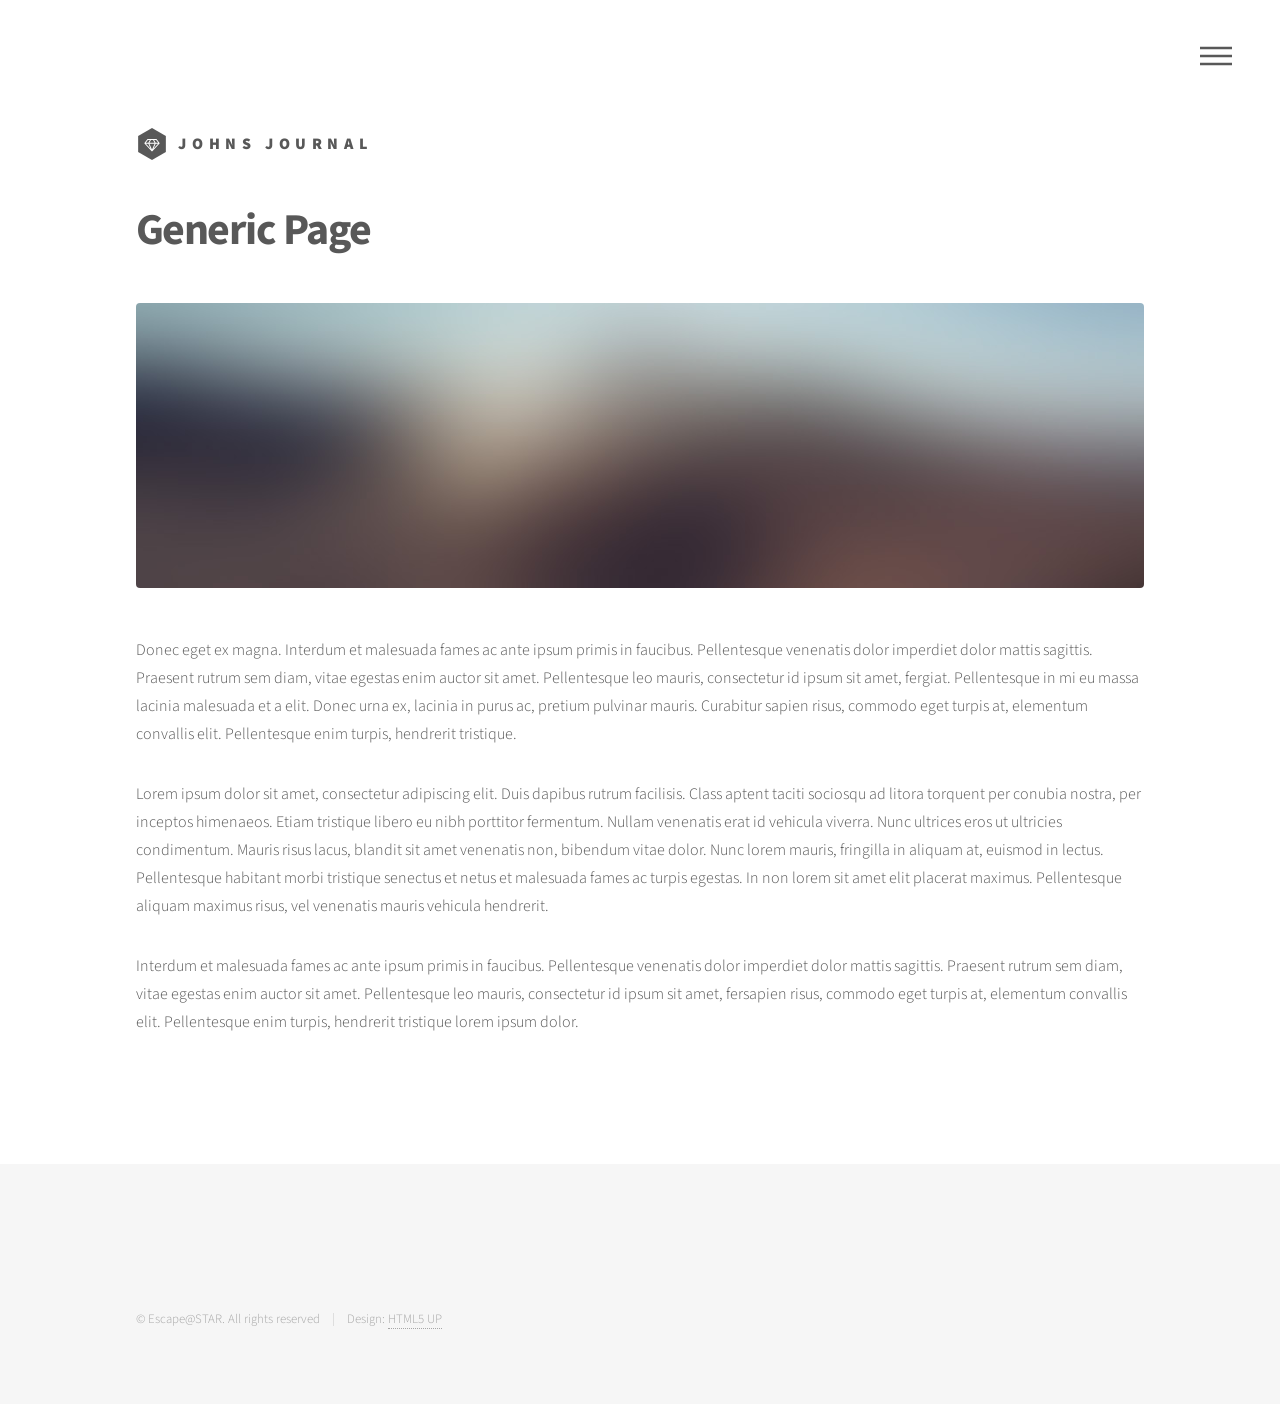
<file: generic.html>
<!DOCTYPE HTML>
<!--
	Phantom by HTML5 UP
	html5up.net | @ajlkn
	Free for personal and commercial use under the CCA 3.0 license (html5up.net/license)
-->
<html>
	<head>
		<title>Generic - Phantom by HTML5 UP</title>
		<meta charset="utf-8" />
		<meta name="viewport" content="width=device-width, initial-scale=1, user-scalable=no" />
		<link rel="stylesheet" href="assets/css/main.css" />
		<noscript><link rel="stylesheet" href="assets/css/noscript.css" /></noscript>
	</head>
	<body class="is-preload">
		<!-- Wrapper -->
			<div id="wrapper">

				<!-- Header -->
					<header id="header">
						<div class="inner">

							<!-- Logo -->
								<a href="index.html" class="logo">
									<span class="symbol"><img src="images/logo.svg" alt="" /></span><span class="title">Johns Journal</span>
								</a>

							<!-- Nav -->
								<nav>
									<ul>
										<li><a href="#menu">Menu</a></li>
									</ul>
								</nav>

						</div>
					</header>

				<!-- Menu -->
					<nav id="menu">
						<h2>Menu</h2>
						<ul>
							<li><a href="index.html">Home</a></li>
							<li><a href="passwords.html">Zugangsdaten</a></li>
						</ul>
					</nav>

				<!-- Main -->
					<div id="main">
						<div class="inner">
							<h1>Generic Page</h1>
							<span class="image main"><img src="images/pic13.jpg" alt="" /></span>
							<p>Donec eget ex magna. Interdum et malesuada fames ac ante ipsum primis in faucibus. Pellentesque venenatis dolor imperdiet dolor mattis sagittis. Praesent rutrum sem diam, vitae egestas enim auctor sit amet. Pellentesque leo mauris, consectetur id ipsum sit amet, fergiat. Pellentesque in mi eu massa lacinia malesuada et a elit. Donec urna ex, lacinia in purus ac, pretium pulvinar mauris. Curabitur sapien risus, commodo eget turpis at, elementum convallis elit. Pellentesque enim turpis, hendrerit tristique.</p>
							<p>Lorem ipsum dolor sit amet, consectetur adipiscing elit. Duis dapibus rutrum facilisis. Class aptent taciti sociosqu ad litora torquent per conubia nostra, per inceptos himenaeos. Etiam tristique libero eu nibh porttitor fermentum. Nullam venenatis erat id vehicula viverra. Nunc ultrices eros ut ultricies condimentum. Mauris risus lacus, blandit sit amet venenatis non, bibendum vitae dolor. Nunc lorem mauris, fringilla in aliquam at, euismod in lectus. Pellentesque habitant morbi tristique senectus et netus et malesuada fames ac turpis egestas. In non lorem sit amet elit placerat maximus. Pellentesque aliquam maximus risus, vel venenatis mauris vehicula hendrerit.</p>
							<p>Interdum et malesuada fames ac ante ipsum primis in faucibus. Pellentesque venenatis dolor imperdiet dolor mattis sagittis. Praesent rutrum sem diam, vitae egestas enim auctor sit amet. Pellentesque leo mauris, consectetur id ipsum sit amet, fersapien risus, commodo eget turpis at, elementum convallis elit. Pellentesque enim turpis, hendrerit tristique lorem ipsum dolor.</p>
						</div>
					</div>

				<!-- Footer -->
					<footer id="footer">
						<div class="inner">
						
							
							<ul class="copyright">
								<li>&copy; Escape@STAR. All rights reserved</li><li>Design: <a href="http://html5up.net">HTML5 UP</a></li>
							</ul>
						</div>
					</footer>

			</div>

		<!-- Scripts -->
			<script src="assets/js/jquery.min.js"></script>
			<script src="assets/js/browser.min.js"></script>
			<script src="assets/js/breakpoints.min.js"></script>
			<script src="assets/js/util.js"></script>
			<script src="assets/js/main.js"></script>

	</body>
</html>
</file>
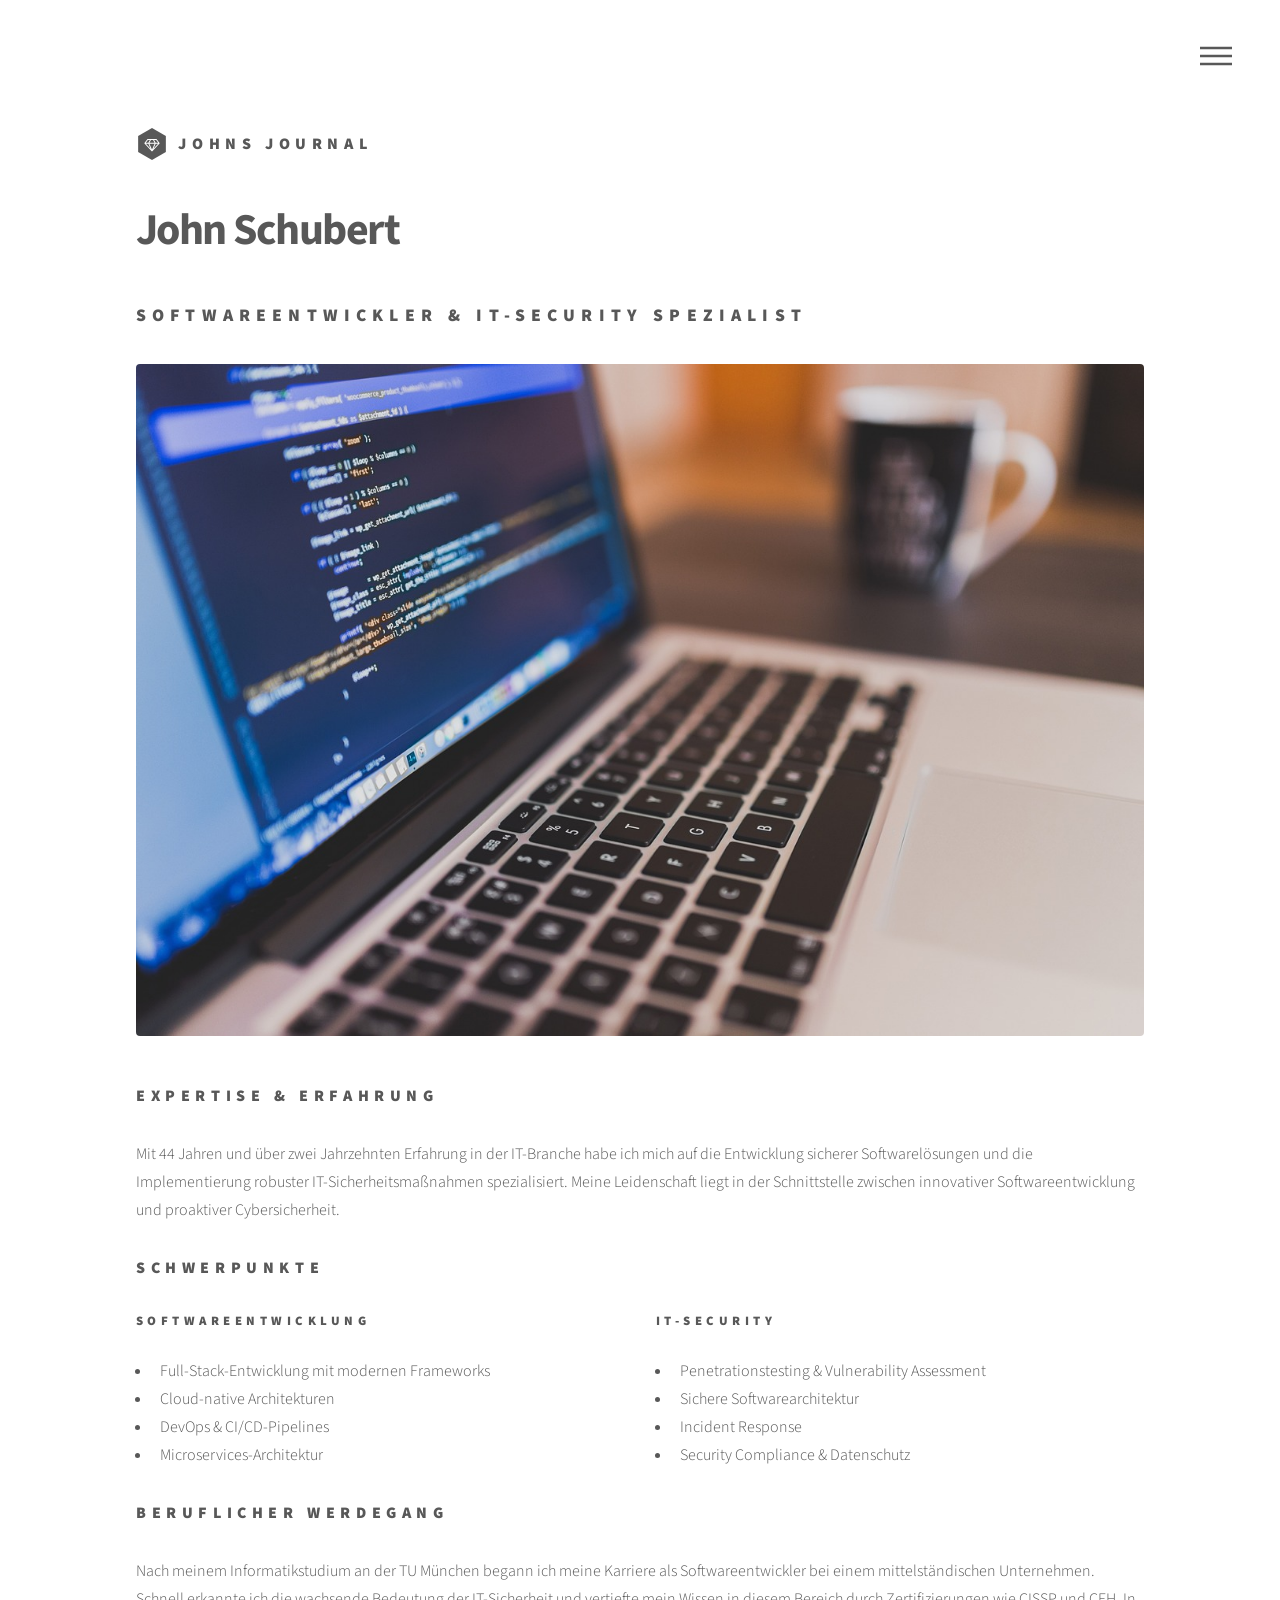
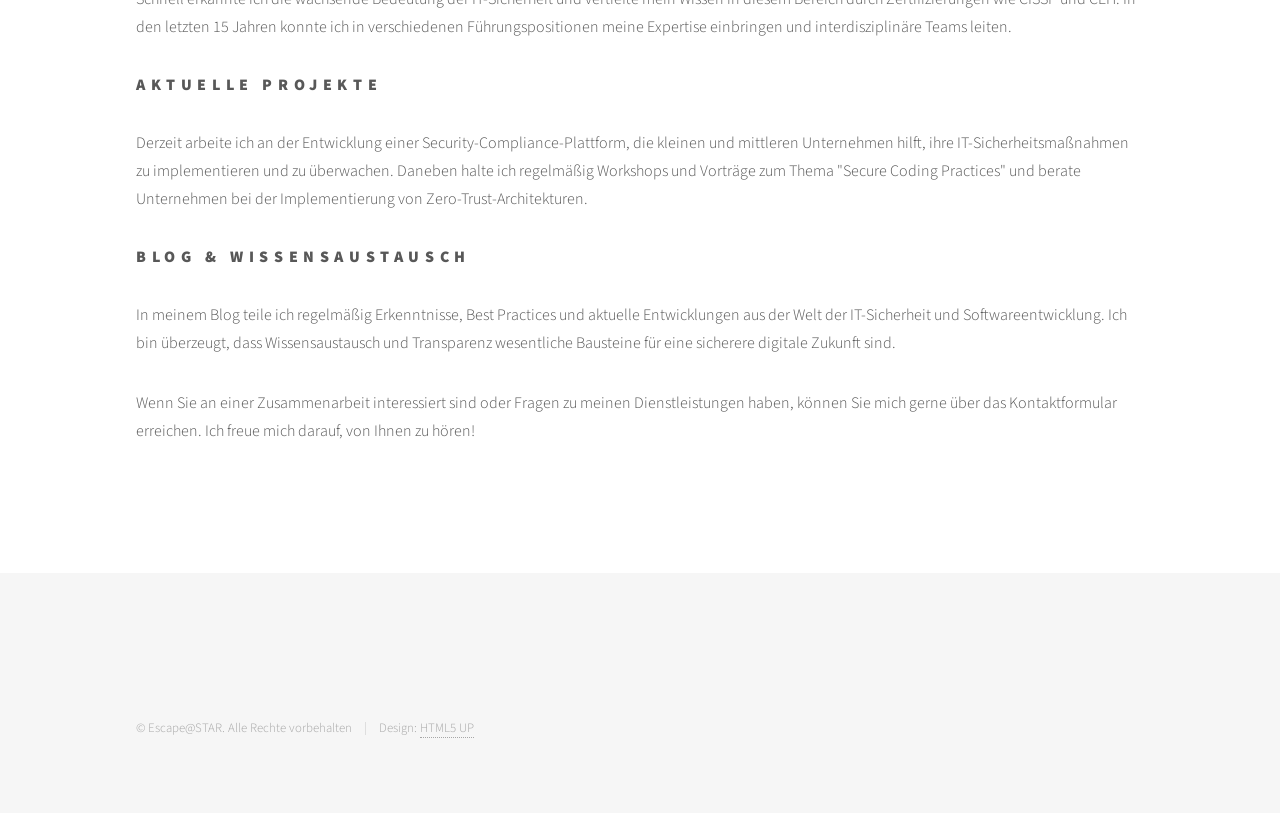
<file: john.html>
<!DOCTYPE HTML>
<!--
	Phantom by HTML5 UP
	html5up.net | @ajlkn
	Free for personal and commercial use under the CCA 3.0 license (html5up.net/license)
-->
<html>
	<head>
		<title>John - Softwareentwickler & IT-Security Spezialist</title>
		<meta charset="utf-8" />
		<meta name="viewport" content="width=device-width, initial-scale=1, user-scalable=no" />
		<link rel="stylesheet" href="assets/css/main.css" />
		<noscript><link rel="stylesheet" href="assets/css/noscript.css" /></noscript>
	</head>
	<body class="is-preload">
		<!-- Wrapper -->
			<div id="wrapper">

				<!-- Header -->
					<header id="header">
						<div class="inner">

							<!-- Logo -->
								<a href="index.html" class="logo">
									<span class="symbol"><img src="images/logo.svg" alt="" /></span><span class="title">Johns Journal</span>
								</a>

							<!-- Nav -->
								<nav>
									<ul>
										<li><a href="#menu">Menu</a></li>
									</ul>
								</nav>

						</div>
					</header>

				<!-- Menu -->
					<nav id="menu">
						<h2>Menu</h2>
						<ul>
							<li><a href="index.html">Home</a></li>
							<li><a href="passwords.html">Zugangsdaten</a></li>
							
						</ul>
					</nav>

				<!-- Main -->
					<div id="main">
						<div class="inner">
							<h1>John Schubert</h1>
							<h2>Softwareentwickler & IT-Security Spezialist</h2>
							<span class="image main"><img src="images/john.png" alt="John am Arbeitsplatz" /></span>
							
							<h3>Expertise & Erfahrung</h3>
							<p>Mit 44 Jahren und über zwei Jahrzehnten Erfahrung in der IT-Branche habe ich mich auf die Entwicklung sicherer Softwarelösungen und die Implementierung robuster IT-Sicherheitsmaßnahmen spezialisiert. Meine Leidenschaft liegt in der Schnittstelle zwischen innovativer Softwareentwicklung und proaktiver Cybersicherheit.</p>
							
							<h3>Schwerpunkte</h3>
							<div class="row">
								<div class="col-6 col-12-medium">
									<h4>Softwareentwicklung</h4>
									<ul>
										<li>Full-Stack-Entwicklung mit modernen Frameworks</li>
										<li>Cloud-native Architekturen</li>
										<li>DevOps & CI/CD-Pipelines</li>
										<li>Microservices-Architektur</li>
									</ul>
								</div>
								<div class="col-6 col-12-medium">
									<h4>IT-Security</h4>
									<ul>
										<li>Penetrationstesting & Vulnerability Assessment</li>
										<li>Sichere Softwarearchitektur</li>
										<li>Incident Response</li>
										<li>Security Compliance & Datenschutz</li>
									</ul>
								</div>
							</div>
							
							<h3>Beruflicher Werdegang</h3>
							<p>Nach meinem Informatikstudium an der TU München begann ich meine Karriere als Softwareentwickler bei einem mittelständischen Unternehmen. Schnell erkannte ich die wachsende Bedeutung der IT-Sicherheit und vertiefte mein Wissen in diesem Bereich durch Zertifizierungen wie CISSP und CEH. In den letzten 15 Jahren konnte ich in verschiedenen Führungspositionen meine Expertise einbringen und interdisziplinäre Teams leiten.</p>
							
							<h3>Aktuelle Projekte</h3>
							<p>Derzeit arbeite ich an der Entwicklung einer Security-Compliance-Plattform, die kleinen und mittleren Unternehmen hilft, ihre IT-Sicherheitsmaßnahmen zu implementieren und zu überwachen. Daneben halte ich regelmäßig Workshops und Vorträge zum Thema "Secure Coding Practices" und berate Unternehmen bei der Implementierung von Zero-Trust-Architekturen.</p>
							
							<h3>Blog & Wissensaustausch</h3>
							<p>In meinem Blog teile ich regelmäßig Erkenntnisse, Best Practices und aktuelle Entwicklungen aus der Welt der IT-Sicherheit und Softwareentwicklung. Ich bin überzeugt, dass Wissensaustausch und Transparenz wesentliche Bausteine für eine sicherere digitale Zukunft sind.</p>
							
							<p>Wenn Sie an einer Zusammenarbeit interessiert sind oder Fragen zu meinen Dienstleistungen haben, können Sie mich gerne über das Kontaktformular erreichen. Ich freue mich darauf, von Ihnen zu hören!</p>
						</div>
					</div>

				<!-- Footer -->
					<footer id="footer">
						<div class="inner">
							
							
							<ul class="copyright">
								<li>&copy; Escape@STAR. Alle Rechte vorbehalten</li><li>Design: <a href="http://html5up.net">HTML5 UP</a></li>
							</ul>
						</div>
					</footer>

			</div>

		<!-- Scripts -->
			<script src="assets/js/jquery.min.js"></script>
			<script src="assets/js/browser.min.js"></script>
			<script src="assets/js/breakpoints.min.js"></script>
			<script src="assets/js/util.js"></script>
			<script src="assets/js/main.js"></script>

	</body>
</html>
</file>
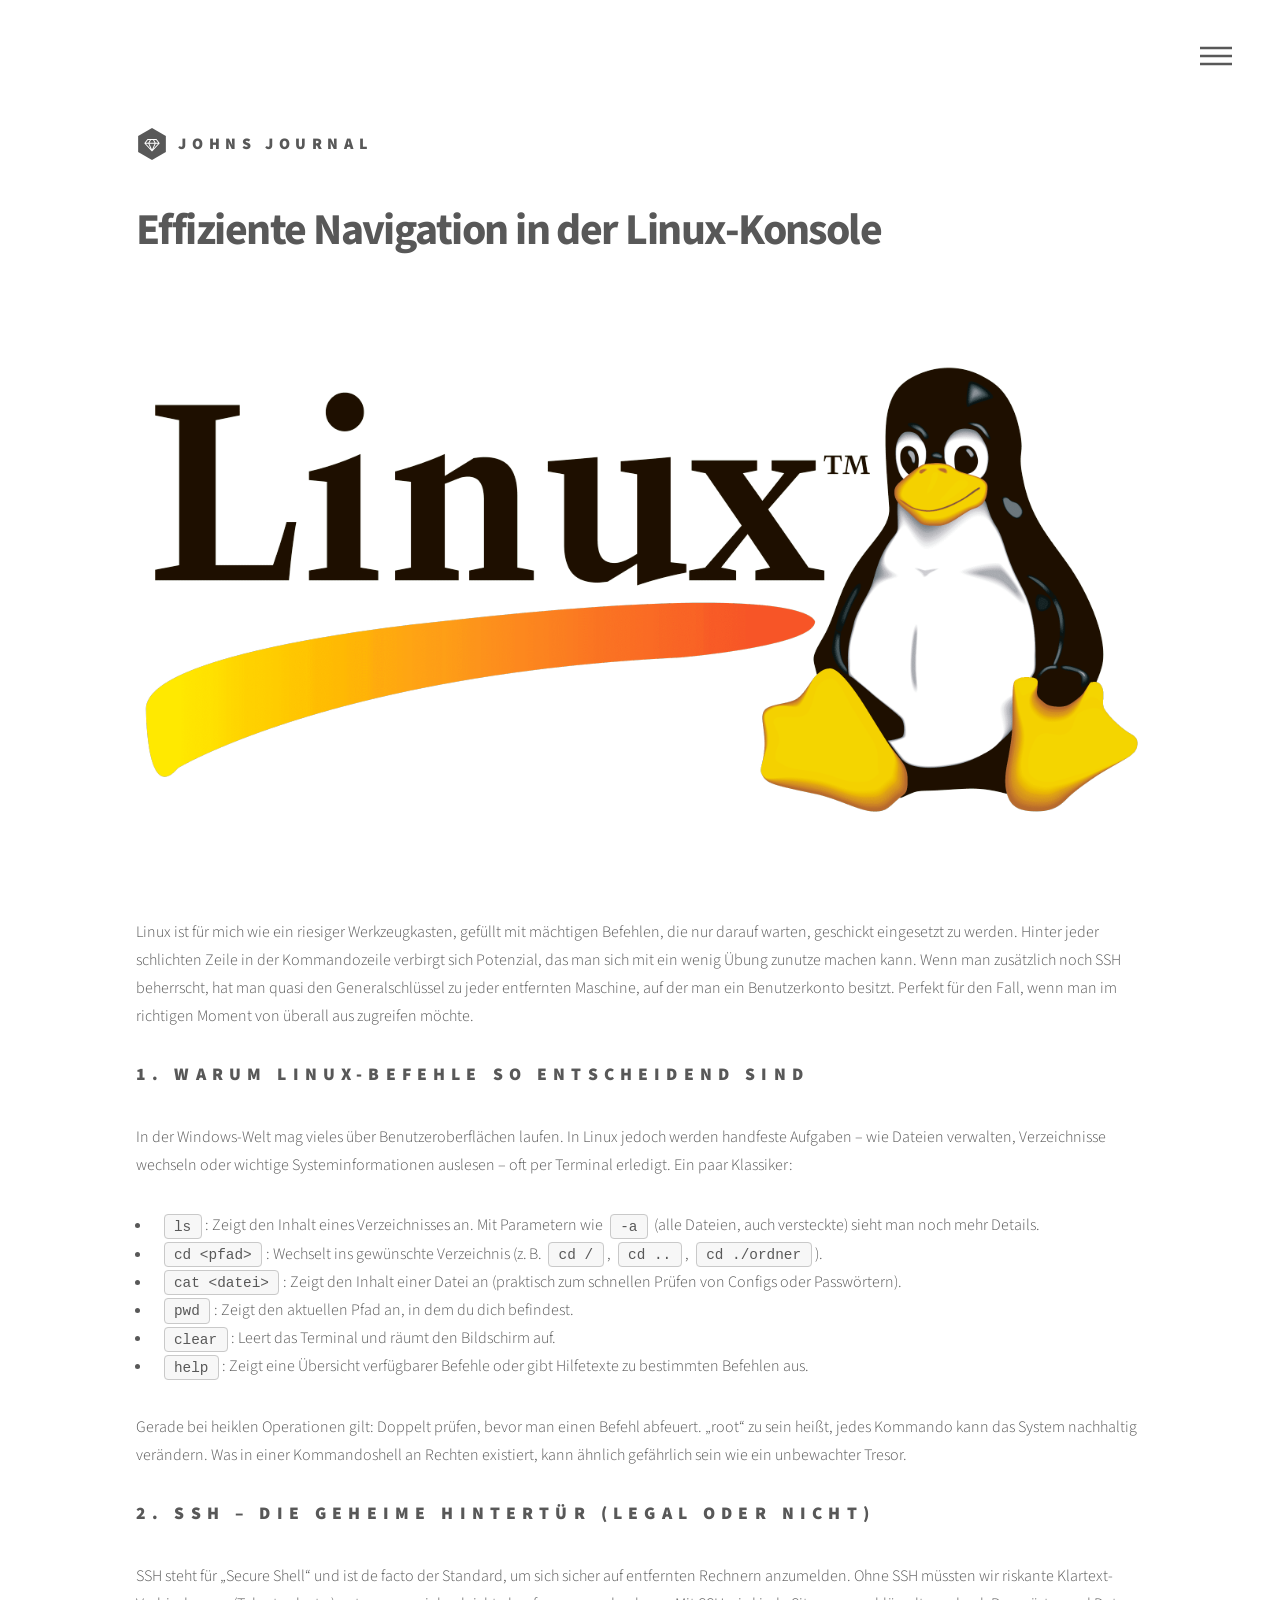
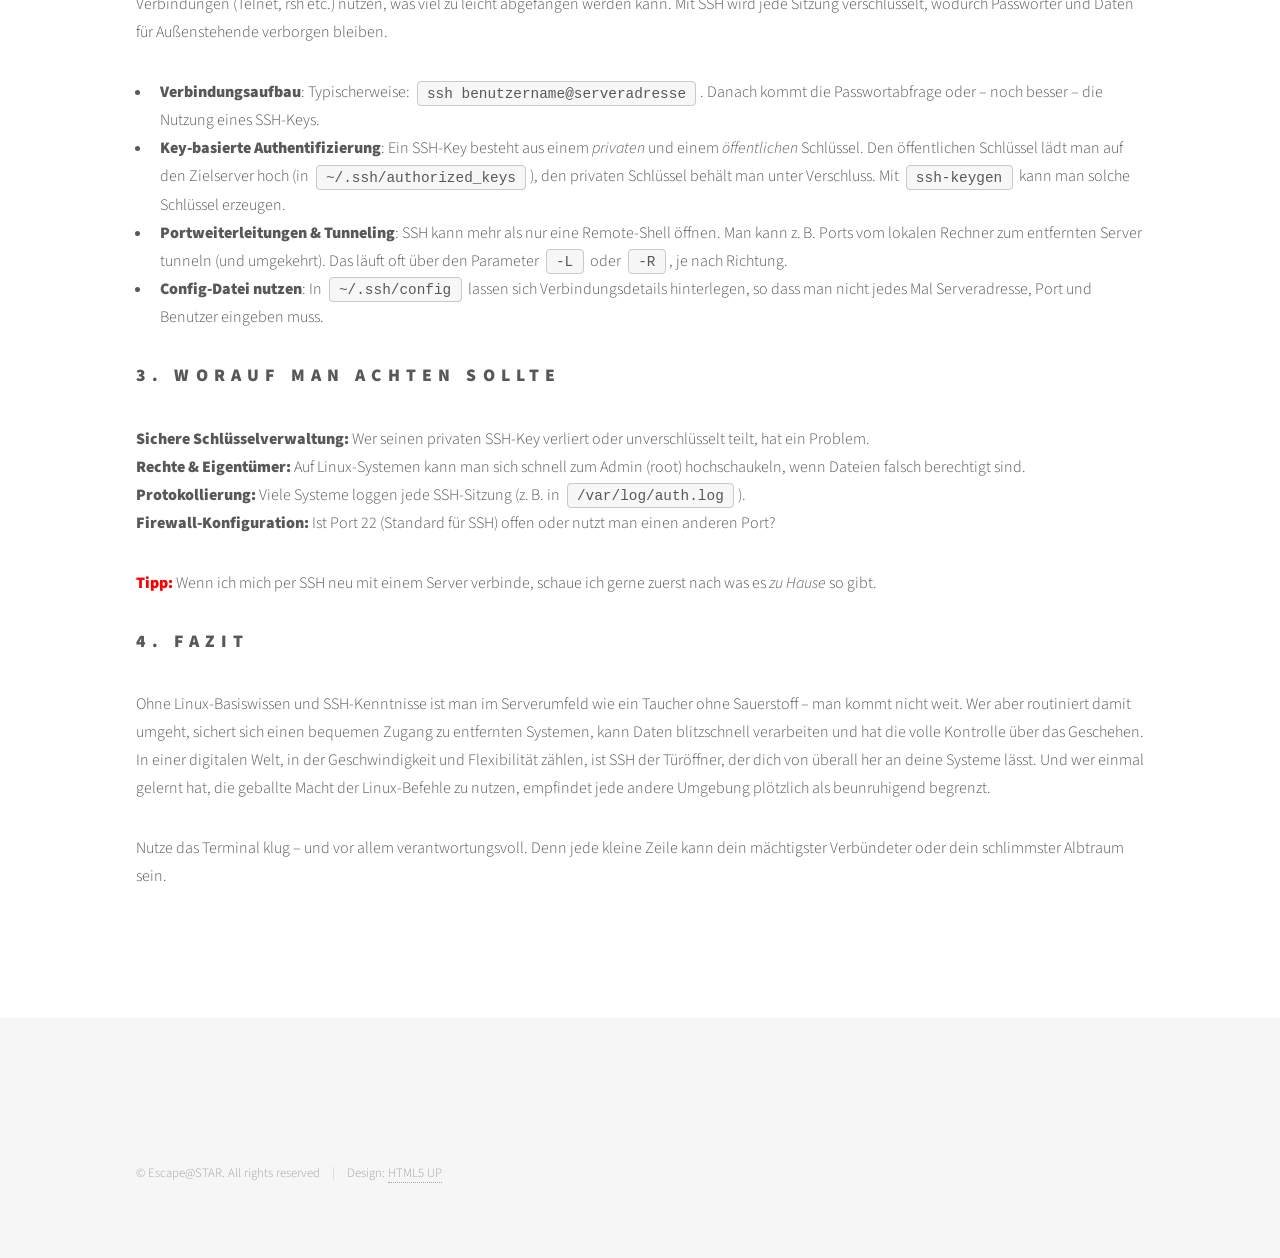
<file: linux.html>
<!DOCTYPE HTML>
<!--
	Phantom by HTML5 UP
	html5up.net | @ajlkn
	Free for personal and commercial use under the CCA 3.0 license (html5up.net/license)
-->
<html>
	<head>
		<title>Linux</title>
		<meta charset="utf-8" />
		<meta name="viewport" content="width=device-width, initial-scale=1, user-scalable=no" />
		<link rel="stylesheet" href="assets/css/main.css" />
		<noscript><link rel="stylesheet" href="assets/css/noscript.css" /></noscript>
	</head>
	<body class="is-preload">
		<!-- Wrapper -->
			<div id="wrapper">

				<!-- Header -->
					<header id="header">
						<div class="inner">

							<!-- Logo -->
								<a href="index.html" class="logo">
									<span class="symbol"><img src="images/logo.svg" alt="" /></span><span class="title">Johns Journal</span>
								</a>

							<!-- Nav -->
								<nav>
									<ul>
										<li><a href="#menu">Menu</a></li>
									</ul>
								</nav>

						</div>
					</header>

				<!-- Menu -->
					<nav id="menu">
						<h2>Menu</h2>
						<ul>
							<li><a href="index.html">Home</a></li>
							<li><a href="passwords.html">Zugangsdaten</a></li>
						</ul>
					</nav>

				<!-- Main -->
					<div id="main">
						<div class="inner">
							<h1>Effiziente Navigation in der Linux-Konsole</h1>


							<span class="image main"><img src="images/linux.png" alt="" /></span>
							
                            <p>
                                Linux ist für mich wie ein riesiger Werkzeugkasten, gefüllt mit mächtigen Befehlen, die nur darauf warten, geschickt eingesetzt zu werden.
                                Hinter jeder schlichten Zeile in der Kommandozeile verbirgt sich Potenzial, das man sich mit ein wenig Übung zunutze machen kann.
                                Wenn man zusätzlich noch SSH beherrscht, hat man quasi den Generalschlüssel zu jeder entfernten Maschine, auf der man ein Benutzerkonto besitzt.
                                Perfekt für den Fall, wenn man im richtigen Moment von überall aus zugreifen möchte.
                            </p>
                        
                            <h2>1. Warum Linux-Befehle so entscheidend sind</h2>
                            <p>
                                In der Windows-Welt mag vieles über Benutzeroberflächen laufen. 
                                In Linux jedoch werden handfeste Aufgaben – wie Dateien verwalten, Verzeichnisse wechseln 
                                oder wichtige Systeminformationen auslesen – oft per Terminal erledigt. 
                                Ein paar Klassiker:
                            </p>
                            <ul>
                                <li>
                                    <code>ls</code>: Zeigt den Inhalt eines Verzeichnisses an.
                                    Mit Parametern wie <code>-a</code> (alle Dateien, auch versteckte) sieht man noch mehr Details.
                                </li>
                                <li>
                                    <code>cd &lt;pfad&gt;</code>: Wechselt ins gewünschte Verzeichnis (z. B. <code>cd /</code>, <code>cd ..</code>, <code>cd ./ordner</code>).
                                </li>
                                <li>
                                    <code>cat &lt;datei&gt;</code>: Zeigt den Inhalt einer Datei an (praktisch zum schnellen Prüfen von Configs oder Passwörtern).
                                </li>
                                <li>
                                    <code>pwd</code>: Zeigt den aktuellen Pfad an, in dem du dich befindest.
                                </li>
                                <li>
                                    <code>clear</code>: Leert das Terminal und räumt den Bildschirm auf.
                                </li>
                                <li>
                                    <code>help</code>: Zeigt eine Übersicht verfügbarer Befehle oder gibt Hilfetexte zu bestimmten Befehlen aus.
                                </li>
                            </ul>
                            <p>
                                Gerade bei heiklen Operationen gilt: Doppelt prüfen, bevor man einen Befehl abfeuert. 
                                „root“ zu sein heißt, jedes Kommando kann das System nachhaltig verändern. 
                                Was in einer Kommandoshell an Rechten existiert, kann ähnlich gefährlich sein wie ein unbewachter Tresor.
                            </p>
                        
                            <h2>2. SSH – Die geheime Hintertür (legal oder nicht)</h2>
                            <p>
                                SSH steht für „Secure Shell“ und ist de facto der Standard, um sich sicher auf entfernten Rechnern anzumelden. 
                                Ohne SSH müssten wir riskante Klartext-Verbindungen (Telnet, rsh etc.) nutzen, was viel zu leicht abgefangen werden kann. 
                                Mit SSH wird jede Sitzung verschlüsselt, wodurch Passwörter und Daten für Außenstehende verborgen bleiben.
                            </p>
                            <ul>
                                <li>
                                    <strong>Verbindungsaufbau</strong>: Typischerweise: <code>ssh benutzername@serveradresse</code>. 
                                    Danach kommt die Passwortabfrage oder – noch besser – die Nutzung eines SSH-Keys.
                                </li>
                                <li>
                                    <strong>Key-basierte Authentifizierung</strong>: 
                                    Ein SSH-Key besteht aus einem <em>privaten</em> und einem <em>öffentlichen</em> Schlüssel. 
                                    Den öffentlichen Schlüssel lädt man auf den Zielserver hoch (in <code>~/.ssh/authorized_keys</code>), 
                                    den privaten Schlüssel behält man unter Verschluss. Mit <code>ssh-keygen</code> kann man solche Schlüssel erzeugen.
                                </li>
                                <li>
                                    <strong>Portweiterleitungen &amp; Tunneling</strong>: 
                                    SSH kann mehr als nur eine Remote-Shell öffnen. Man kann z. B. Ports vom lokalen Rechner zum entfernten Server 
                                    tunneln (und umgekehrt). Das läuft oft über den Parameter <code>-L</code> oder <code>-R</code>, je nach Richtung.
                                </li>
                                <li>
                                    <strong>Config-Datei nutzen</strong>: 
                                    In <code>~/.ssh/config</code> lassen sich Verbindungsdetails hinterlegen, so dass man nicht jedes Mal Serveradresse, 
                                    Port und Benutzer eingeben muss.
                                </li>
                            </ul>
                        
                            <h2>3. Worauf man achten sollte</h2>
                            <p>
                                <strong>Sichere Schlüsselverwaltung:</strong> Wer seinen privaten SSH-Key verliert oder unverschlüsselt teilt, hat ein Problem.<br>
                                <strong>Rechte &amp; Eigentümer:</strong> Auf Linux-Systemen kann man sich schnell zum Admin (root) hochschaukeln, wenn Dateien falsch berechtigt sind.<br>
                                <strong>Protokollierung:</strong> Viele Systeme loggen jede SSH-Sitzung (z. B. in <code>/var/log/auth.log</code>).<br>
                                <strong>Firewall-Konfiguration:</strong> Ist Port 22 (Standard für SSH) offen oder nutzt man einen anderen Port?
                            </p>
                            <p>
                                <b><span style="color:red;">Tipp:</span></b> Wenn ich mich per SSH neu mit einem Server verbinde, schaue ich gerne zuerst nach was es <i>zu Hause</i> so gibt.
                            </p>
                        
                            <h2>4. Fazit</h2>
                            <p>
                                Ohne Linux-Basiswissen und SSH-Kenntnisse ist man im Serverumfeld wie ein Taucher ohne Sauerstoff – man kommt nicht weit. 
                                Wer aber routiniert damit umgeht, sichert sich einen bequemen Zugang zu entfernten Systemen, kann Daten blitzschnell verarbeiten 
                                und hat die volle Kontrolle über das Geschehen. In einer digitalen Welt, in der Geschwindigkeit und Flexibilität zählen, 
                                ist SSH der Türöffner, der dich von überall her an deine Systeme lässt. Und wer einmal gelernt hat, die geballte Macht 
                                der Linux-Befehle zu nutzen, empfindet jede andere Umgebung plötzlich als beunruhigend begrenzt.
                            </p>
                            <p>
                                Nutze das Terminal klug – und vor allem verantwortungsvoll. Denn jede kleine Zeile kann dein mächtigster Verbündeter 
                                oder dein schlimmster Albtraum sein.
                            </p>
                        </div>
					</div>

				<!-- Footer -->
					<footer id="footer">
						<div class="inner">
						
							
							<ul class="copyright">
								<li>&copy; Escape@STAR. All rights reserved</li><li>Design: <a href="http://html5up.net">HTML5 UP</a></li>
							</ul>
						</div>
					</footer>

			</div>

		<!-- Scripts -->
			<script src="assets/js/jquery.min.js"></script>
			<script src="assets/js/browser.min.js"></script>
			<script src="assets/js/breakpoints.min.js"></script>
			<script src="assets/js/util.js"></script>
			<script src="assets/js/main.js"></script>

	</body>
</html>
</file>
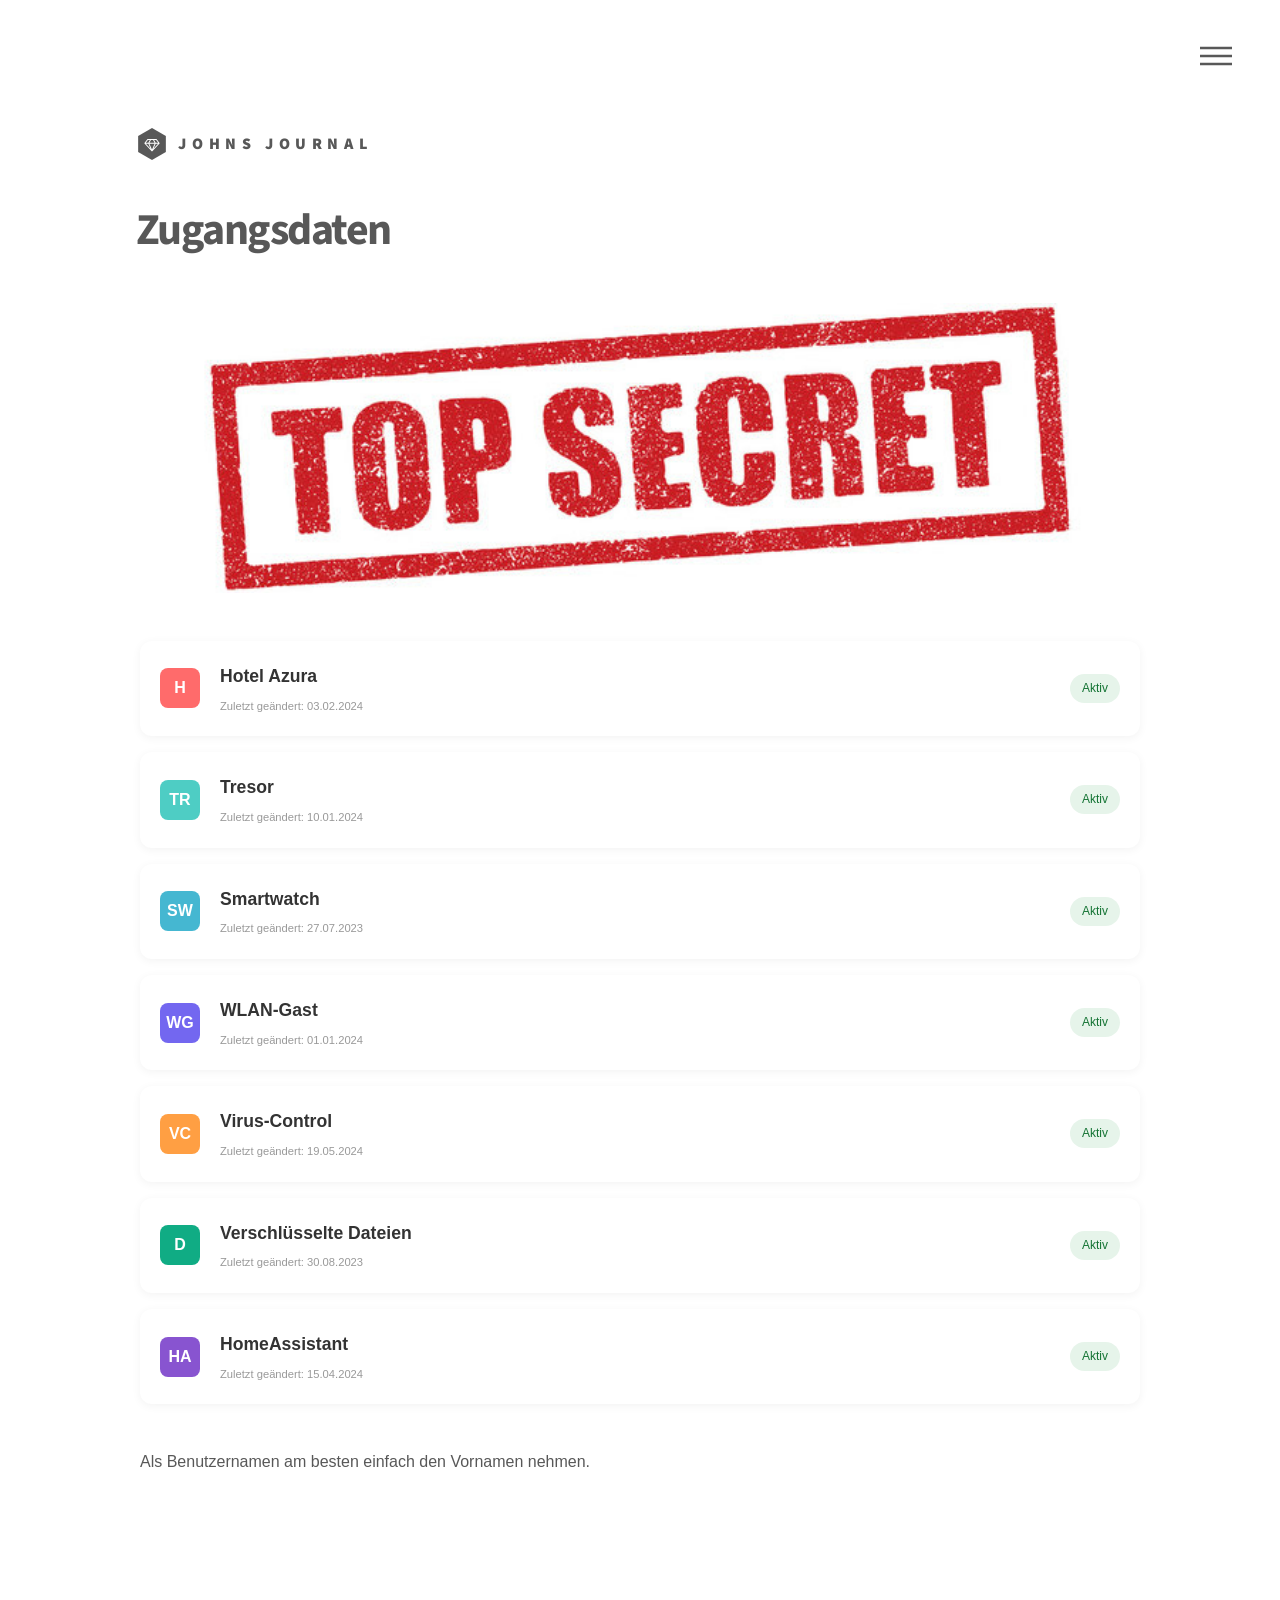
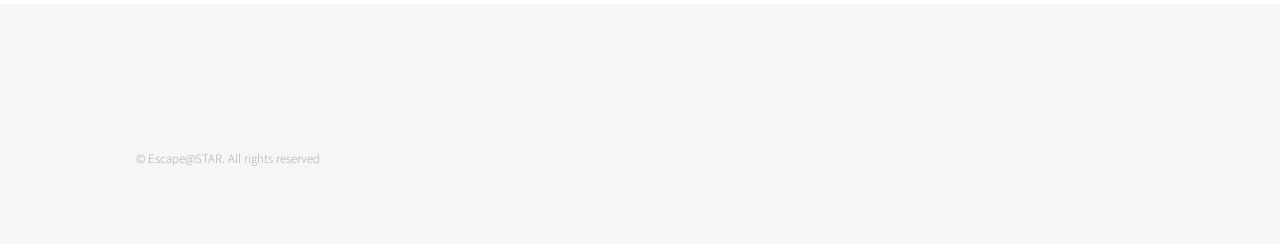
<file: passwords.html>
<!DOCTYPE HTML>
<!--
	Phantom by HTML5 UP
	html5up.net | @ajlkn
	Free for personal and commercial use under the CCA 3.0 license (html5up.net/license)
-->
<html>
	<head>
		<title>Zugangsdaten</title>
		<meta charset="utf-8" />
		<meta name="viewport" content="width=device-width, initial-scale=1, user-scalable=no" />
		<link rel="stylesheet" href="assets/css/main.css" />
		<noscript><link rel="stylesheet" href="assets/css/noscript.css" /></noscript>
		<style>
			.container {
			  display: flex;
			  flex-direction: column;
			  gap: 16px;
			  max-width: 1000px;
			  margin: 0 auto;
			  font-family: -apple-system, BlinkMacSystemFont, 'Segoe UI', Roboto, Oxygen, Ubuntu, Cantarell, sans-serif;
			}
			
			.item {
			  display: flex;
			  background: white;
			  border-radius: 12px;
			  padding: 20px;
			  box-shadow: 0 2px 10px rgba(0,0,0,0.05);
			  transition: all 0.2s ease;
			  cursor: pointer;
			  align-items: center;
			  position: relative;
			}
			
			.item:hover {
			  transform: translateY(-2px);
			  box-shadow: 0 5px 15px rgba(0,0,0,0.1);
			}
			
			.item-icon {
			  width: 40px;
			  height: 40px;
			  border-radius: 8px;
			  display: flex;
			  align-items: center;
			  justify-content: center;
			  margin-right: 20px;
			  flex-shrink: 0;
			  font-weight: bold;
			  color: white;
			}
			
			.item-content {
			  flex-grow: 1;
			}
			
			.item-title {
			  font-weight: 600;
			  font-size: 1.1em;
			  margin-bottom: 5px;
			  color: #333;
			}
			
			.item-password {
			  display: none;
			  color: #555;
			  font-size: 0.8em;
			  margin-top: 8px;
			  margin-bottom: 3px;
			  padding: 6px 10px;
			  background-color: #f5f7fa;
			  border-radius: 4px;
			  border-left: 3px solid #e8eaed;
			  font-family: 'Courier New', monospace;
			  letter-spacing: 0.5px;
			  animation: fadeIn 0.3s ease-in;
			  max-width: fit-content;
			}
			
			.item-meta {
			  display: flex;
			  align-items: center;
			  flex-shrink: 0;
			  margin-left: 20px;
			}
			
			.item-status {
			  background-color: #e6f4ea;
			  color: #137333;
			  padding: 4px 12px;
			  border-radius: 20px;
			  font-size: 0.75em;
			  font-weight: 500;
			}
			
			/* Zeige Passwort, wenn die Klasse 'show-password' gesetzt ist */
			.item.show-password .item-password {
			  display: block;
			}
			
			/* Hinweistext */
			.password-hint {
			  text-align: center;
			  margin-bottom: 25px;
			  font-style: italic;
			  color: #777;
			  font-size: 0.9em;
			}
			
			/* Icon-Farben */
			.item:nth-child(1) .item-icon { background: #ff6b6b; }
			.item:nth-child(2) .item-icon { background: #4ecdc4; }
			.item:nth-child(3) .item-icon { background: #45b7d1; }
			.item:nth-child(4) .item-icon { background: #7367f0; }
			.item:nth-child(5) .item-icon { background: #ff9f43; }
			.item:nth-child(6) .item-icon { background: #10ac84; }
			.item:nth-child(7) .item-icon { background: #8854d0; }
			.item:nth-child(8) .item-icon { background: #576574; }
			.item:nth-child(9) .item-icon { background: #2e86de; }
			.item:nth-child(10) .item-icon { background: #ee5253; }
			.item:nth-child(11) .item-icon { background: #ff9ff3; }
			.item:nth-child(12) .item-icon { background: #1dd1a1; }
			
			.last-modified {
			  font-size: 0.7em;
			  color: #999;
			  margin-top: 5px;
			}
			
			@keyframes fadeIn {
			  from { opacity: 0; }
			  to { opacity: 1; }
			}
		</style>
	</head>
	<body class="is-preload">
		<!-- Wrapper -->
			<div id="wrapper">

				<!-- Header -->
					<header id="header">
						<div class="inner">

							<!-- Logo -->
								<a href="index.html" class="logo">
									<span class="symbol"><img src="images/logo.svg" alt="" /></span><span class="title">Johns Journal</span>
								</a>

							<!-- Nav -->
								<nav>
									<ul>
										<li><a href="#menu">Menu</a></li>
									</ul>
								</nav>

						</div>
					</header>

				<!-- Menu -->
					<nav id="menu">
						<h2>Menu</h2>
						<ul>
							<li><a href="index.html">Home</a></li>
							<li><a href="passwords.html">Zugangsdaten</a></li>
						</ul>
					</nav>

				<!-- Main -->
					<div id="main">
						<div class="inner">
							<h1>Zugangsdaten</h1>
							<span id="top_secret_img" class="image main"><img src="images/secret.png" alt="" /></span>
							
							<!-- <p class="password-hint">Klicke auf eine Karte, um das Passwort anzuzeigen</p> -->
							
<!--<div class="container">
								<div class="item">
									<div class="item-icon">H</div>
									<div class="item-content">
										<div class="item-title">Handy</div>
										<div class="item-password">MeinGeburtstag-Sohn+Hochzeitstag!</div>
										<div class="last-modified">Zuletzt geändert: 15.03.2024</div>
									</div>
									<div class="item-meta">
										<div class="item-status">Aktiv</div>
									</div>
								</div>
								
								<div class="item">
									<div class="item-icon">T</div>
									<div class="item-content">
										<div class="item-title">Tablet</div>
										<div class="item-password">Sommerurlaub+Italien2023!</div>
										<div class="last-modified">Zuletzt geändert: 22.01.2024</div>
									</div>
									<div class="item-meta">
										<div class="item-status">Aktiv</div>
									</div>
								</div>
								
								<div class="item">
									<div class="item-icon">R</div>
									<div class="item-content">
										<div class="item-title">Router</div>
										<div class="item-password">Familienname#HausnummerStraße</div>
										<div class="last-modified">Zuletzt geändert: 05.06.2023</div>
									</div>
									<div class="item-meta">
										<div class="item-status">Aktiv</div>
									</div>
								</div>
								
								<div class="item">
									<div class="item-icon">N</div>
									<div class="item-content">
										<div class="item-title">NAS</div>
										<div class="item-password">Hund@Lieblingsessen2020</div>
										<div class="last-modified">Zuletzt geändert: 18.11.2023</div>
									</div>
									<div class="item-meta">
										<div class="item-status">Aktiv</div>
									</div>
								</div>
								-->
							
								<div class="container">
									<div class="item">
									<div class="item-icon">H</div>
									<div class="item-content">
										<div class="item-title">Hotel Azura</div>
										<div class="item-password">Katze@JohannaBirthday (yyyy-mm-dd)</div>
										<div class="last-modified">Zuletzt geändert: 03.02.2024</div>
									</div>
									<div class="item-meta">
										<div class="item-status">Aktiv</div>
									</div>
								</div>
								
								<div class="item">
									<div class="item-icon">TR</div>
									<div class="item-content">
										<div class="item-title">Tresor</div>
										<div class="item-password">Projektname_Deadline2024-10-15</div>
										<div class="last-modified">Zuletzt geändert: 10.01.2024</div>
									</div>
									<div class="item-meta">
										<div class="item-status">Aktiv</div>
									</div>
								</div>
								
								<div class="item">
									<div class="item-icon">SW</div>
									<div class="item-content">
										<div class="item-title">Smartwatch</div>
										<div class="item-password">Laufziel#10000Schritte!</div>
										<div class="last-modified">Zuletzt geändert: 27.07.2023</div>
									</div>
									<div class="item-meta">
										<div class="item-status">Aktiv</div>
									</div>
								</div>
								
								
								
								<div class="item">
									<div class="item-icon">WG</div>
									<div class="item-content">
										<div class="item-title">WLAN-Gast</div>
										<div class="item-password">Besucher2024+Willkommen!</div>
										<div class="last-modified">Zuletzt geändert: 01.01.2024</div>
									</div>
									<div class="item-meta">
										<div class="item-status">Aktiv</div>
									</div>
								</div>
								
								<div class="item">
									<div class="item-icon">VC</div>
									<div class="item-content">
										<div class="item-title">Virus-Control</div>
										<div class="item-password">SpielpositionTim/NummerStürmer/SchuheMarc - alles klein</div>
										<div class="last-modified">Zuletzt geändert: 19.05.2024</div>
									</div>
									<div class="item-meta">
										<div class="item-status">Aktiv</div>
									</div>
								</div>
								
								<div class="item">
									<div class="item-icon">D</div>
									<div class="item-content">
										<div class="item-title">Verschlüsselte Dateien</div>
										<div class="item-password">OrtMallorcaUrlaub!!!Zimmernummer</div>
										<div class="last-modified">Zuletzt geändert: 30.08.2023</div>
									</div>
									<div class="item-meta">
										<div class="item-status">Aktiv</div>
									</div>
								</div>
								
								<div class="item">
									<div class="item-icon">HA</div>
									<div class="item-content">
										<div class="item-title">HomeAssistant</div>
										<div class="item-password">Licht+Automation#Abendroutine</div>
										<div class="last-modified">Zuletzt geändert: 15.04.2024</div>
									</div>
									<div class="item-meta">
										<div class="item-status">Aktiv</div>
									</div>
								</div>
								<p><br>Als Benutzernamen am besten einfach den Vornamen nehmen.</p>
							</div>
						</div>
					</div>

				<!-- Footer -->
					<footer id="footer">
						<div class="inner">
							
							<ul class="copyright">
								<li>&copy; Escape@STAR. All rights reserved</li>
							</ul>
						</div>
					</footer>

			</div>

		<!-- Scripts -->
			<script src="assets/js/jquery.min.js"></script>
			<script src="assets/js/browser.min.js"></script>
			<script src="assets/js/breakpoints.min.js"></script>
			<script src="assets/js/util.js"></script>
			<script src="assets/js/main.js"></script>
			
			<!-- Passwort-Anzeige JavaScript -->
			<script>
				document.addEventListener('DOMContentLoaded', function() {
					const items = document.querySelectorAll('.item');
					
					// Klick-Effekt für Passwort anzeigen
					items.forEach(item => {
						item.addEventListener('click', function() {
							// Schalte Passwortanzeige um
							if (this.classList.contains('show-password')) {
								this.classList.remove('show-password');
							} else {
								// Alle anderen zurücksetzen
								items.forEach(i => i.classList.remove('show-password'));
								// Dieses Item anzeigen
								this.classList.add('show-password');
							}
						});
					});
					
					// Klick außerhalb schließt alle Passwörter
					document.addEventListener('click', function(event) {
						if (!event.target.closest('.item')) {
							items.forEach(item => item.classList.remove('show-password'));
						}
					});
				});
			</script>

	</body>
</html>
</file>
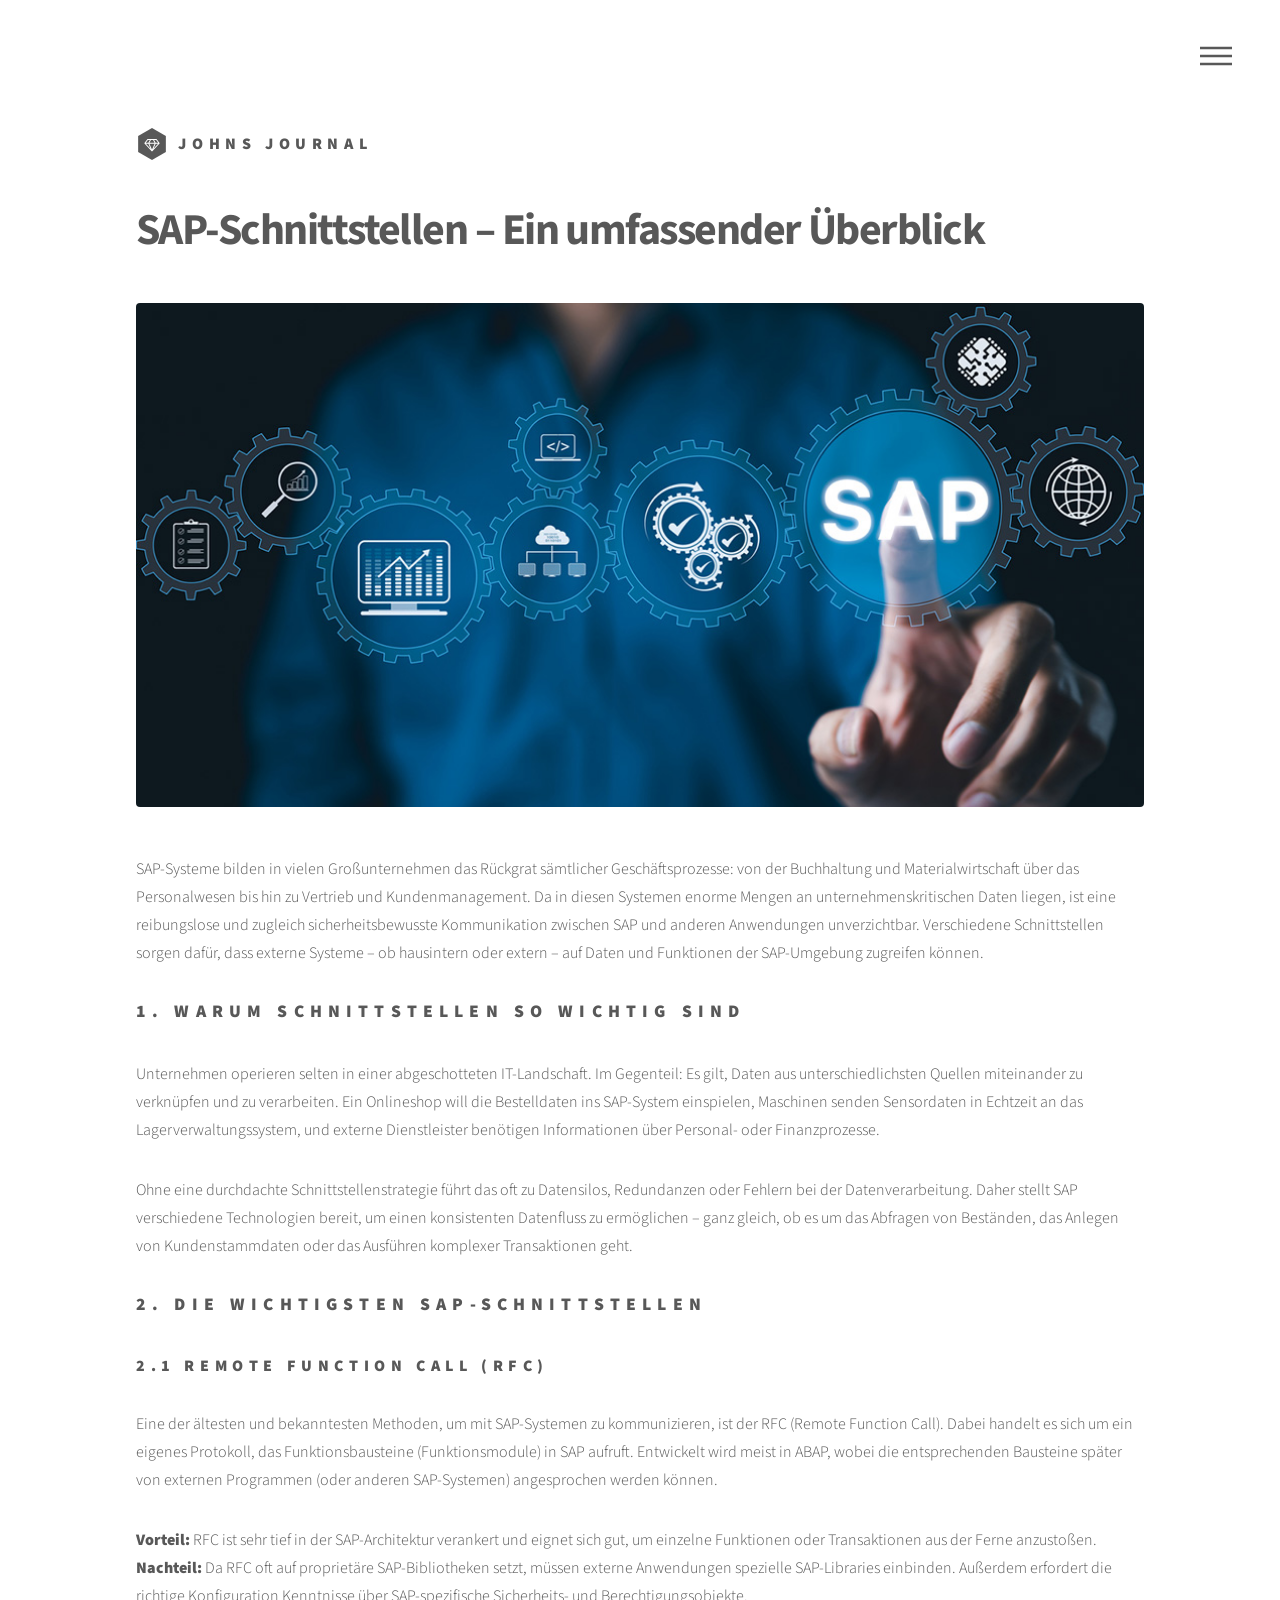
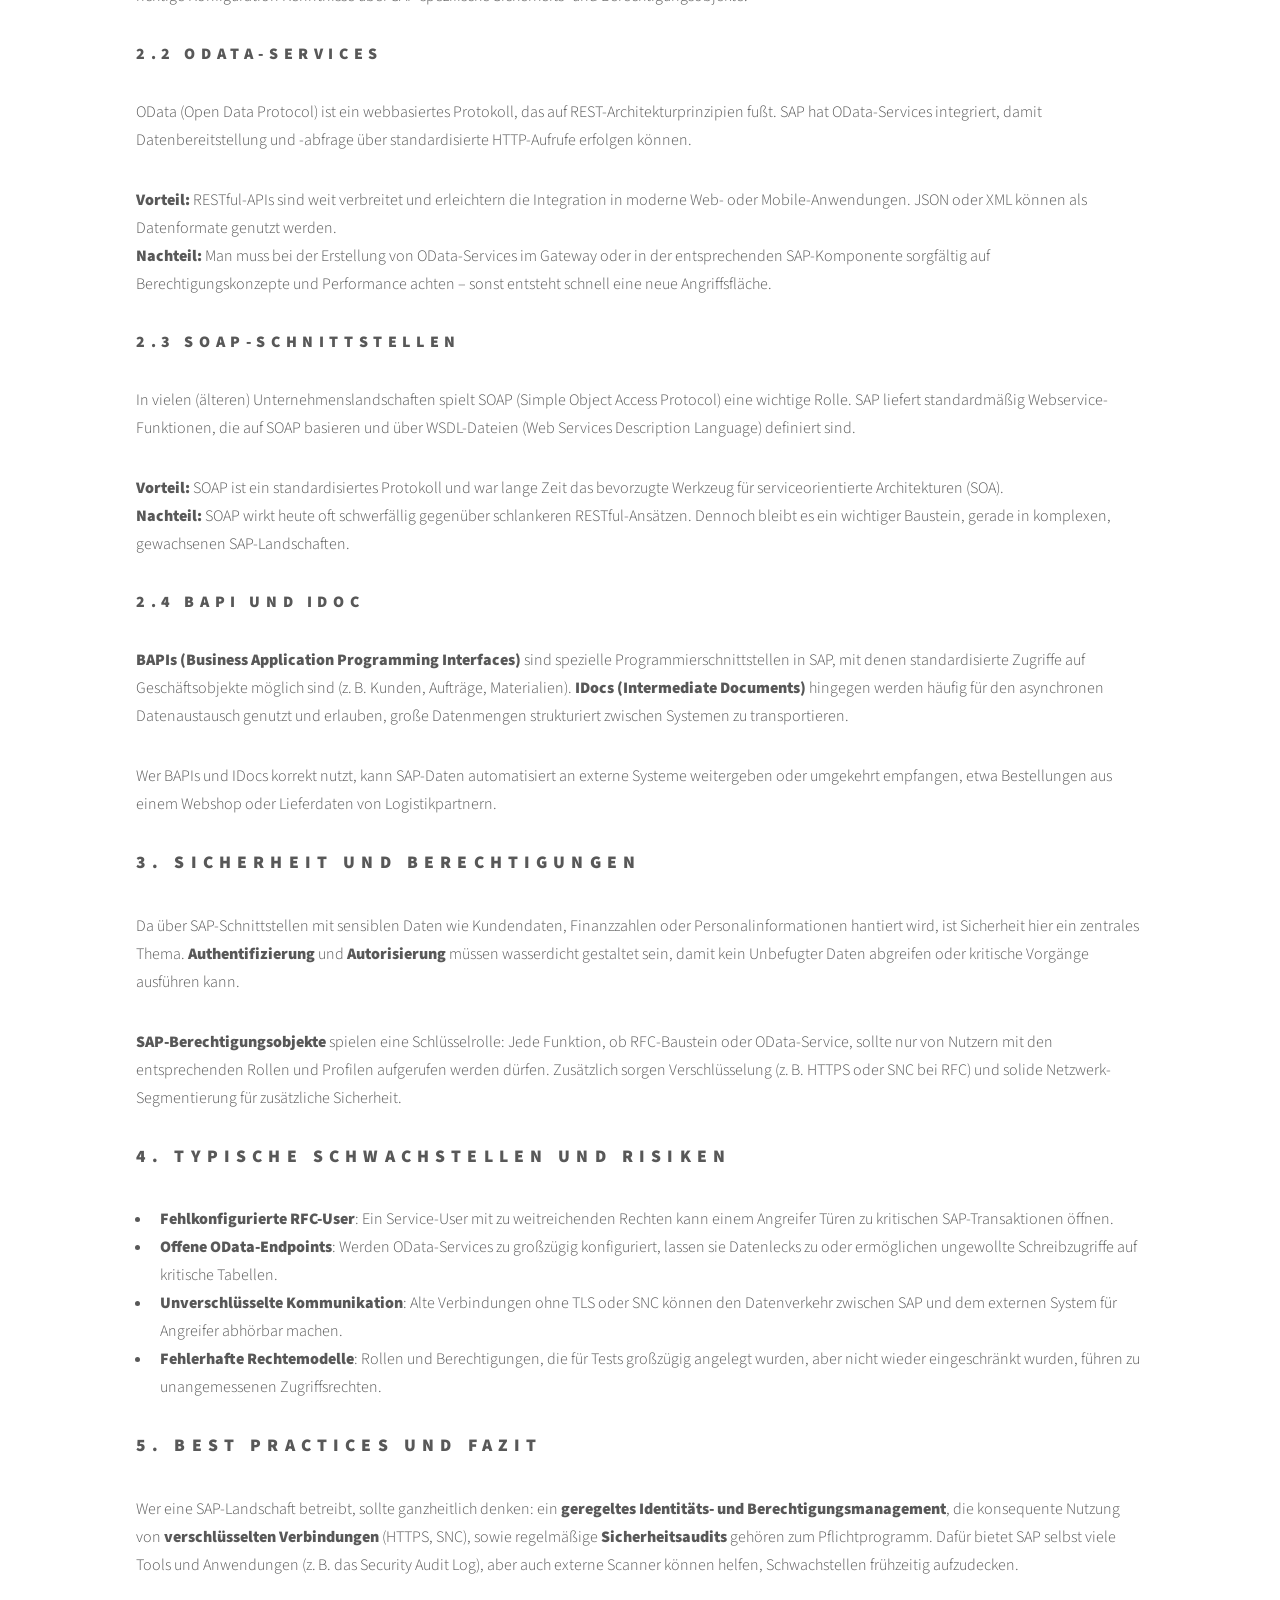
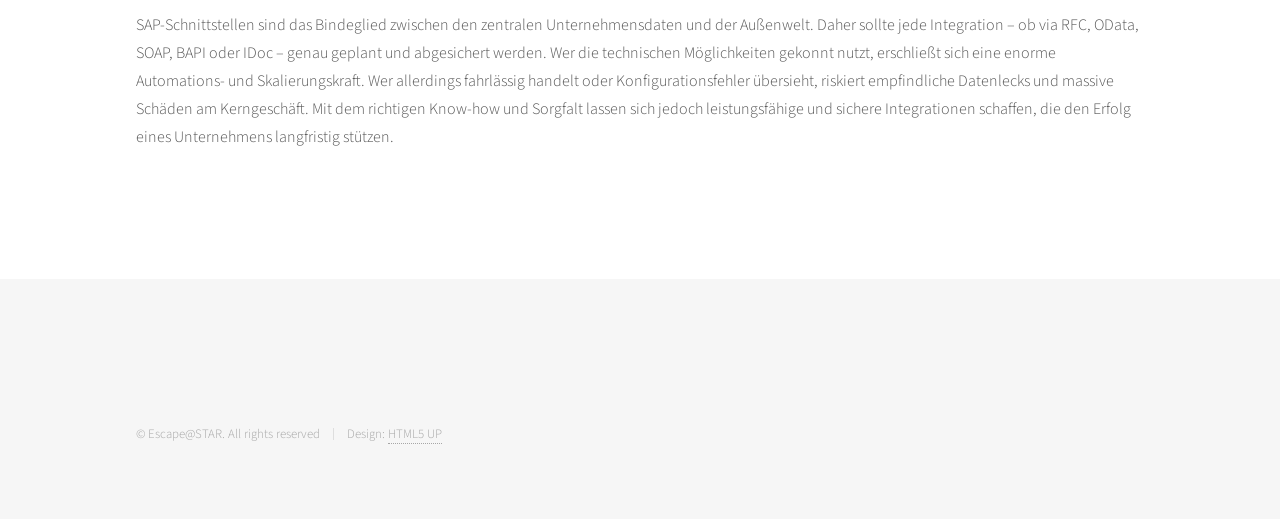
<file: sap.html>
<!DOCTYPE HTML>
<!--
	Phantom by HTML5 UP
	html5up.net | @ajlkn
	Free for personal and commercial use under the CCA 3.0 license (html5up.net/license)
-->
<html>
	<head>
		<title>SAP-Schnittstellen</title>
		<meta charset="utf-8" />
		<meta name="viewport" content="width=device-width, initial-scale=1, user-scalable=no" />
		<link rel="stylesheet" href="assets/css/main.css" />
		<noscript><link rel="stylesheet" href="assets/css/noscript.css" /></noscript>
	</head>
	<body class="is-preload">
		<!-- Wrapper -->
			<div id="wrapper">

				<!-- Header -->
					<header id="header">
						<div class="inner">

							<!-- Logo -->
								<a href="index.html" class="logo">
									<span class="symbol"><img src="images/logo.svg" alt="" /></span><span class="title">Johns Journal</span>
								</a>

							<!-- Nav -->
								<nav>
									<ul>
										<li><a href="#menu">Menu</a></li>
									</ul>
								</nav>

						</div>
					</header>

				<!-- Menu -->
					<nav id="menu">
						<h2>Menu</h2>
						<ul>
							<li><a href="index.html">Home</a></li>
							<li><a href="passwords.html">Zugangsdaten</a></li>
						</ul>
					</nav>

				<!-- Main -->
					<div id="main">
						<div class="inner">
							<h1>SAP-Schnittstellen – Ein umfassender Überblick</h1>
							<span class="image main"><img src="images/sap.png" alt="" /></span>
							<p>
                                SAP-Systeme bilden in vielen Großunternehmen das Rückgrat sämtlicher Geschäftsprozesse:
                                von der Buchhaltung und Materialwirtschaft über das Personalwesen bis hin zu Vertrieb
                                und Kundenmanagement. Da in diesen Systemen enorme Mengen an unternehmenskritischen 
                                Daten liegen, ist eine reibungslose und zugleich sicherheitsbewusste Kommunikation
                                zwischen SAP und anderen Anwendungen unverzichtbar. Verschiedene Schnittstellen sorgen
                                dafür, dass externe Systeme – ob hausintern oder extern – auf Daten und Funktionen
                                der SAP-Umgebung zugreifen können.
                            </p>
                        
                            <h2>1. Warum Schnittstellen so wichtig sind</h2>
                            <p>
                                Unternehmen operieren selten in einer abgeschotteten IT-Landschaft. 
                                Im Gegenteil: Es gilt, Daten aus unterschiedlichsten Quellen miteinander zu verknüpfen 
                                und zu verarbeiten. Ein Onlineshop will die Bestelldaten ins SAP-System einspielen, 
                                Maschinen senden Sensordaten in Echtzeit an das Lagerverwaltungssystem, und 
                                externe Dienstleister benötigen Informationen über Personal- oder Finanzprozesse.
                            </p>
                            <p>
                                Ohne eine durchdachte Schnittstellenstrategie führt das oft zu Datensilos, 
                                Redundanzen oder Fehlern bei der Datenverarbeitung. Daher stellt SAP verschiedene 
                                Technologien bereit, um einen konsistenten Datenfluss zu ermöglichen – ganz gleich, 
                                ob es um das Abfragen von Beständen, das Anlegen von Kundenstammdaten oder das
                                Ausführen komplexer Transaktionen geht.
                            </p>
                        
                            <h2>2. Die wichtigsten SAP-Schnittstellen</h2>
                        
                            <h3>2.1 Remote Function Call (RFC)</h3>
                            <p>
                                Eine der ältesten und bekanntesten Methoden, um mit SAP-Systemen zu kommunizieren,
                                ist der RFC (Remote Function Call). Dabei handelt es sich um ein eigenes Protokoll, 
                                das Funktionsbausteine (Funktionsmodule) in SAP aufruft. Entwickelt wird meist 
                                in ABAP, wobei die entsprechenden Bausteine später von externen Programmen 
                                (oder anderen SAP-Systemen) angesprochen werden können.
                            </p>
                            <p>
                                <strong>Vorteil:</strong> RFC ist sehr tief in der SAP-Architektur verankert und 
                                eignet sich gut, um einzelne Funktionen oder Transaktionen aus der Ferne anzustoßen.
                                <br>
                                <strong>Nachteil:</strong> Da RFC oft auf proprietäre SAP-Bibliotheken setzt,
                                müssen externe Anwendungen spezielle SAP-Libraries einbinden. Außerdem erfordert 
                                die richtige Konfiguration Kenntnisse über SAP-spezifische Sicherheits- und 
                                Berechtigungsobjekte.
                            </p>
                        
                            <h3>2.2 OData-Services</h3>
                            <p>
                                OData (Open Data Protocol) ist ein webbasiertes Protokoll, das auf REST-Architekturprinzipien 
                                fußt. SAP hat OData-Services integriert, damit Datenbereitstellung und -abfrage 
                                über standardisierte HTTP-Aufrufe erfolgen können. 
                            </p>
                            <p>
                                <strong>Vorteil:</strong> RESTful-APIs sind weit verbreitet und erleichtern 
                                die Integration in moderne Web- oder Mobile-Anwendungen. JSON oder XML können
                                als Datenformate genutzt werden.
                                <br>
                                <strong>Nachteil:</strong> Man muss bei der Erstellung von OData-Services 
                                im Gateway oder in der entsprechenden SAP-Komponente sorgfältig auf 
                                Berechtigungskonzepte und Performance achten – sonst entsteht 
                                schnell eine neue Angriffsfläche.
                            </p>
                        
                            <h3>2.3 SOAP-Schnittstellen</h3>
                            <p>
                                In vielen (älteren) Unternehmenslandschaften spielt SOAP (Simple Object Access Protocol) 
                                eine wichtige Rolle. SAP liefert standardmäßig Webservice-Funktionen, die 
                                auf SOAP basieren und über WSDL-Dateien (Web Services Description Language) 
                                definiert sind.
                            </p>
                            <p>
                                <strong>Vorteil:</strong> SOAP ist ein standardisiertes Protokoll und war
                                lange Zeit das bevorzugte Werkzeug für serviceorientierte Architekturen (SOA).
                                <br>
                                <strong>Nachteil:</strong> SOAP wirkt heute oft schwerfällig gegenüber
                                schlankeren RESTful-Ansätzen. Dennoch bleibt es ein wichtiger Baustein, 
                                gerade in komplexen, gewachsenen SAP-Landschaften.
                            </p>
                        
                            <h3>2.4 BAPI und IDoc</h3>
                            <p>
                                <strong>BAPIs (Business Application Programming Interfaces)</strong> sind 
                                spezielle Programmierschnittstellen in SAP, mit denen standardisierte Zugriffe 
                                auf Geschäftsobjekte möglich sind (z. B. Kunden, Aufträge, Materialien). 
                                <strong>IDocs (Intermediate Documents)</strong> hingegen werden häufig 
                                für den asynchronen Datenaustausch genutzt und erlauben, große Datenmengen 
                                strukturiert zwischen Systemen zu transportieren.
                            </p>
                            <p>
                                Wer BAPIs und IDocs korrekt nutzt, kann SAP-Daten automatisiert an externe Systeme 
                                weitergeben oder umgekehrt empfangen, etwa Bestellungen aus einem Webshop 
                                oder Lieferdaten von Logistikpartnern.
                            </p>
                        
                            <h2>3. Sicherheit und Berechtigungen</h2>
                            <p>
                                Da über SAP-Schnittstellen mit sensiblen Daten wie Kundendaten, Finanzzahlen 
                                oder Personalinformationen hantiert wird, ist Sicherheit hier ein zentrales Thema. 
                                <strong>Authentifizierung</strong> und <strong>Autorisierung</strong> müssen 
                                wasserdicht gestaltet sein, damit kein Unbefugter Daten abgreifen oder 
                                kritische Vorgänge ausführen kann.
                            </p>
                            <p>
                                <strong>SAP-Berechtigungsobjekte</strong> spielen eine Schlüsselrolle: 
                                Jede Funktion, ob RFC-Baustein oder OData-Service, sollte nur von Nutzern 
                                mit den entsprechenden Rollen und Profilen aufgerufen werden dürfen. 
                                Zusätzlich sorgen Verschlüsselung (z. B. HTTPS oder SNC bei RFC) und 
                                solide Netzwerk-Segmentierung für zusätzliche Sicherheit.
                            </p>
                        
                            <h2>4. Typische Schwachstellen und Risiken</h2>
                            <ul>
                                <li>
                                    <strong>Fehlkonfigurierte RFC-User</strong>: 
                                    Ein Service-User mit zu weitreichenden Rechten kann einem Angreifer 
                                    Türen zu kritischen SAP-Transaktionen öffnen.
                                </li>
                                <li>
                                    <strong>Offene OData-Endpoints</strong>: 
                                    Werden OData-Services zu großzügig konfiguriert, lassen sie Datenlecks
                                    zu oder ermöglichen ungewollte Schreibzugriffe auf kritische Tabellen.
                                </li>
                                <li>
                                    <strong>Unverschlüsselte Kommunikation</strong>: 
                                    Alte Verbindungen ohne TLS oder SNC können den Datenverkehr zwischen 
                                    SAP und dem externen System für Angreifer abhörbar machen.
                                </li>
                                <li>
                                    <strong>Fehlerhafte Rechtemodelle</strong>: 
                                    Rollen und Berechtigungen, die für Tests großzügig angelegt wurden, 
                                    aber nicht wieder eingeschränkt wurden, führen zu unangemessenen Zugriffsrechten.
                                </li>
                            </ul>
                        
                            <h2>5. Best Practices und Fazit</h2>
                            <p>
                                Wer eine SAP-Landschaft betreibt, sollte ganzheitlich denken: 
                                ein <strong>geregeltes Identitäts- und Berechtigungsmanagement</strong>, 
                                die konsequente Nutzung von <strong>verschlüsselten Verbindungen</strong> 
                                (HTTPS, SNC), sowie regelmäßige <strong>Sicherheitsaudits</strong> gehören 
                                zum Pflichtprogramm. Dafür bietet SAP selbst viele Tools und Anwendungen 
                                (z. B. das Security Audit Log), aber auch externe Scanner können helfen, 
                                Schwachstellen frühzeitig aufzudecken.
                            </p>
                            <p>
                                SAP-Schnittstellen sind das Bindeglied zwischen den zentralen Unternehmensdaten
                                und der Außenwelt. Daher sollte jede Integration – ob via RFC, OData, SOAP, 
                                BAPI oder IDoc – genau geplant und abgesichert werden. Wer die technischen 
                                Möglichkeiten gekonnt nutzt, erschließt sich eine enorme Automations- und 
                                Skalierungskraft. Wer allerdings fahrlässig handelt oder Konfigurationsfehler 
                                übersieht, riskiert empfindliche Datenlecks und massive Schäden am Kerngeschäft. 
                                Mit dem richtigen Know-how und Sorgfalt lassen sich jedoch leistungsfähige 
                                und sichere Integrationen schaffen, die den Erfolg eines Unternehmens 
                                langfristig stützen.
                            </p></div>
					</div>

				<!-- Footer -->
					<footer id="footer">
						<div class="inner">
						
							
							<ul class="copyright">
								<li>&copy; Escape@STAR. All rights reserved</li><li>Design: <a href="http://html5up.net">HTML5 UP</a></li>
							</ul>
						</div>
					</footer>

			</div>

		<!-- Scripts -->
			<script src="assets/js/jquery.min.js"></script>
			<script src="assets/js/browser.min.js"></script>
			<script src="assets/js/breakpoints.min.js"></script>
			<script src="assets/js/util.js"></script>
			<script src="assets/js/main.js"></script>

	</body>
</html>
</file>
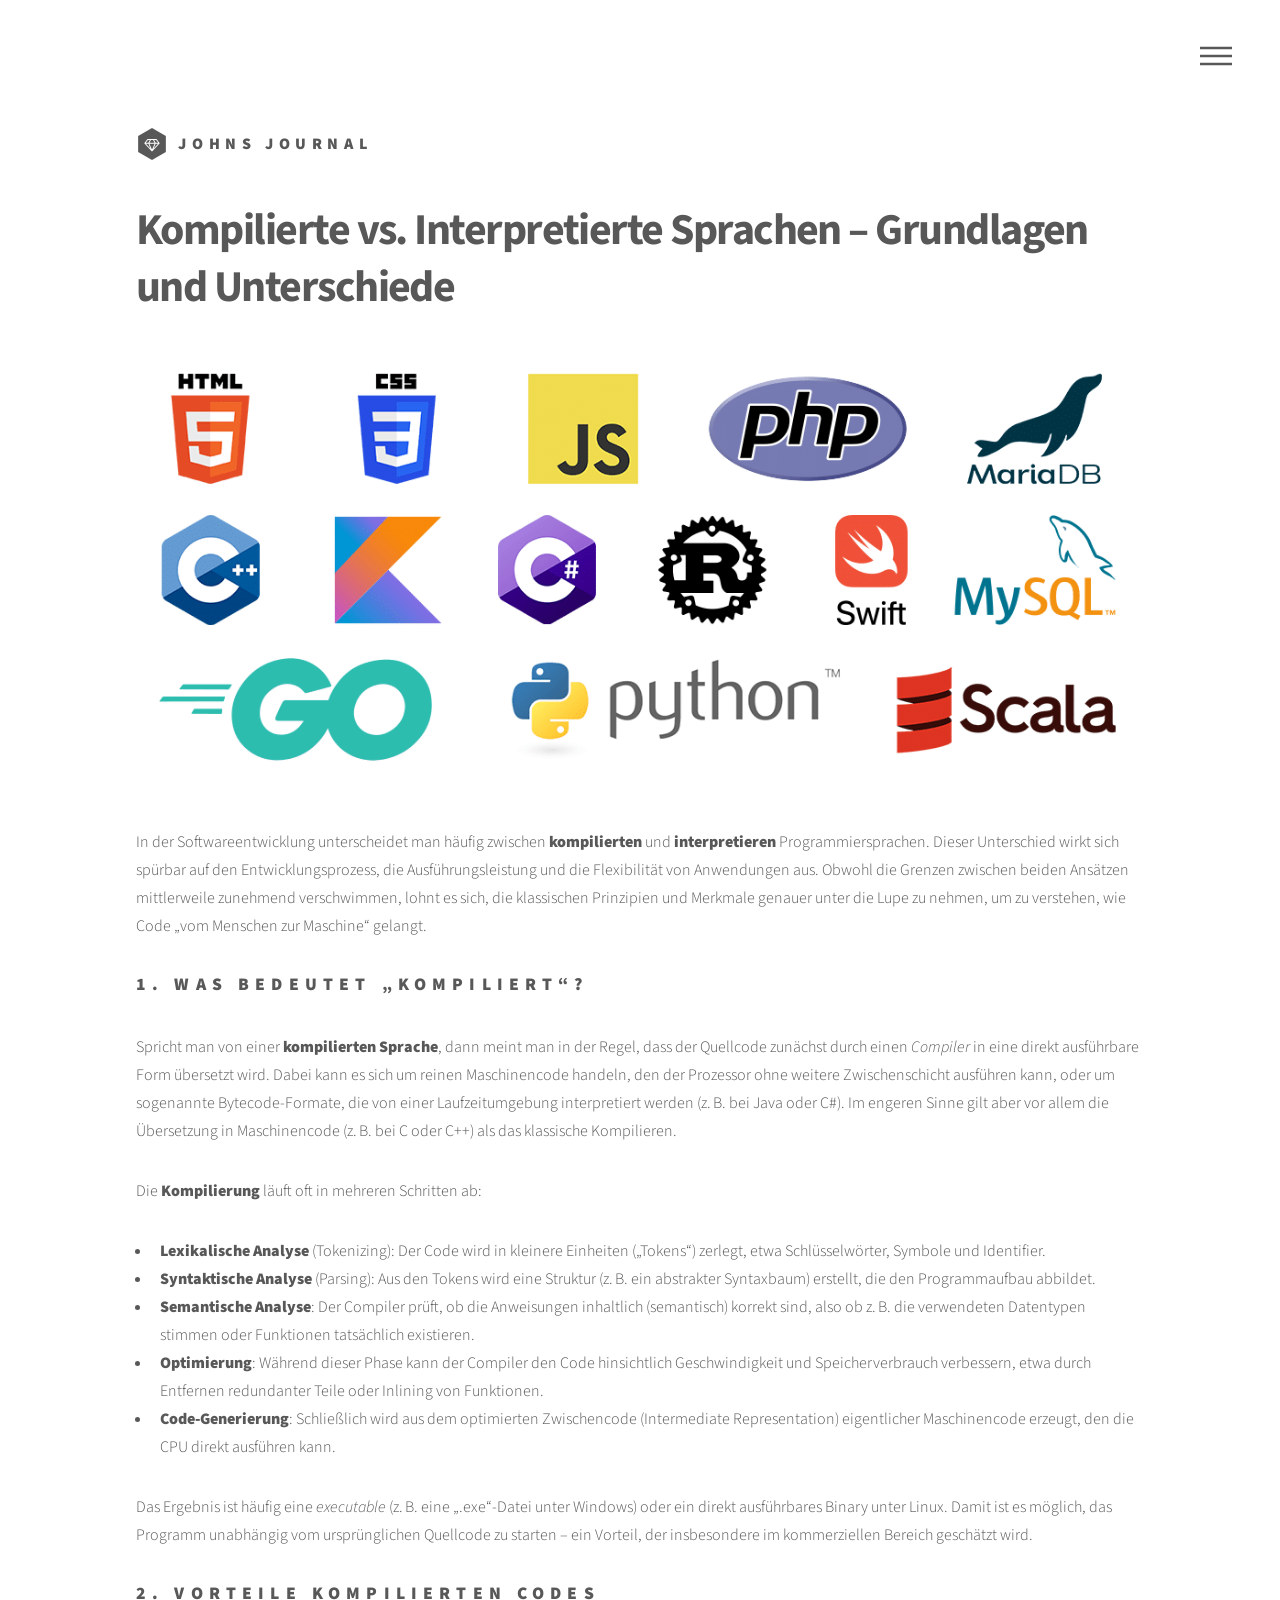
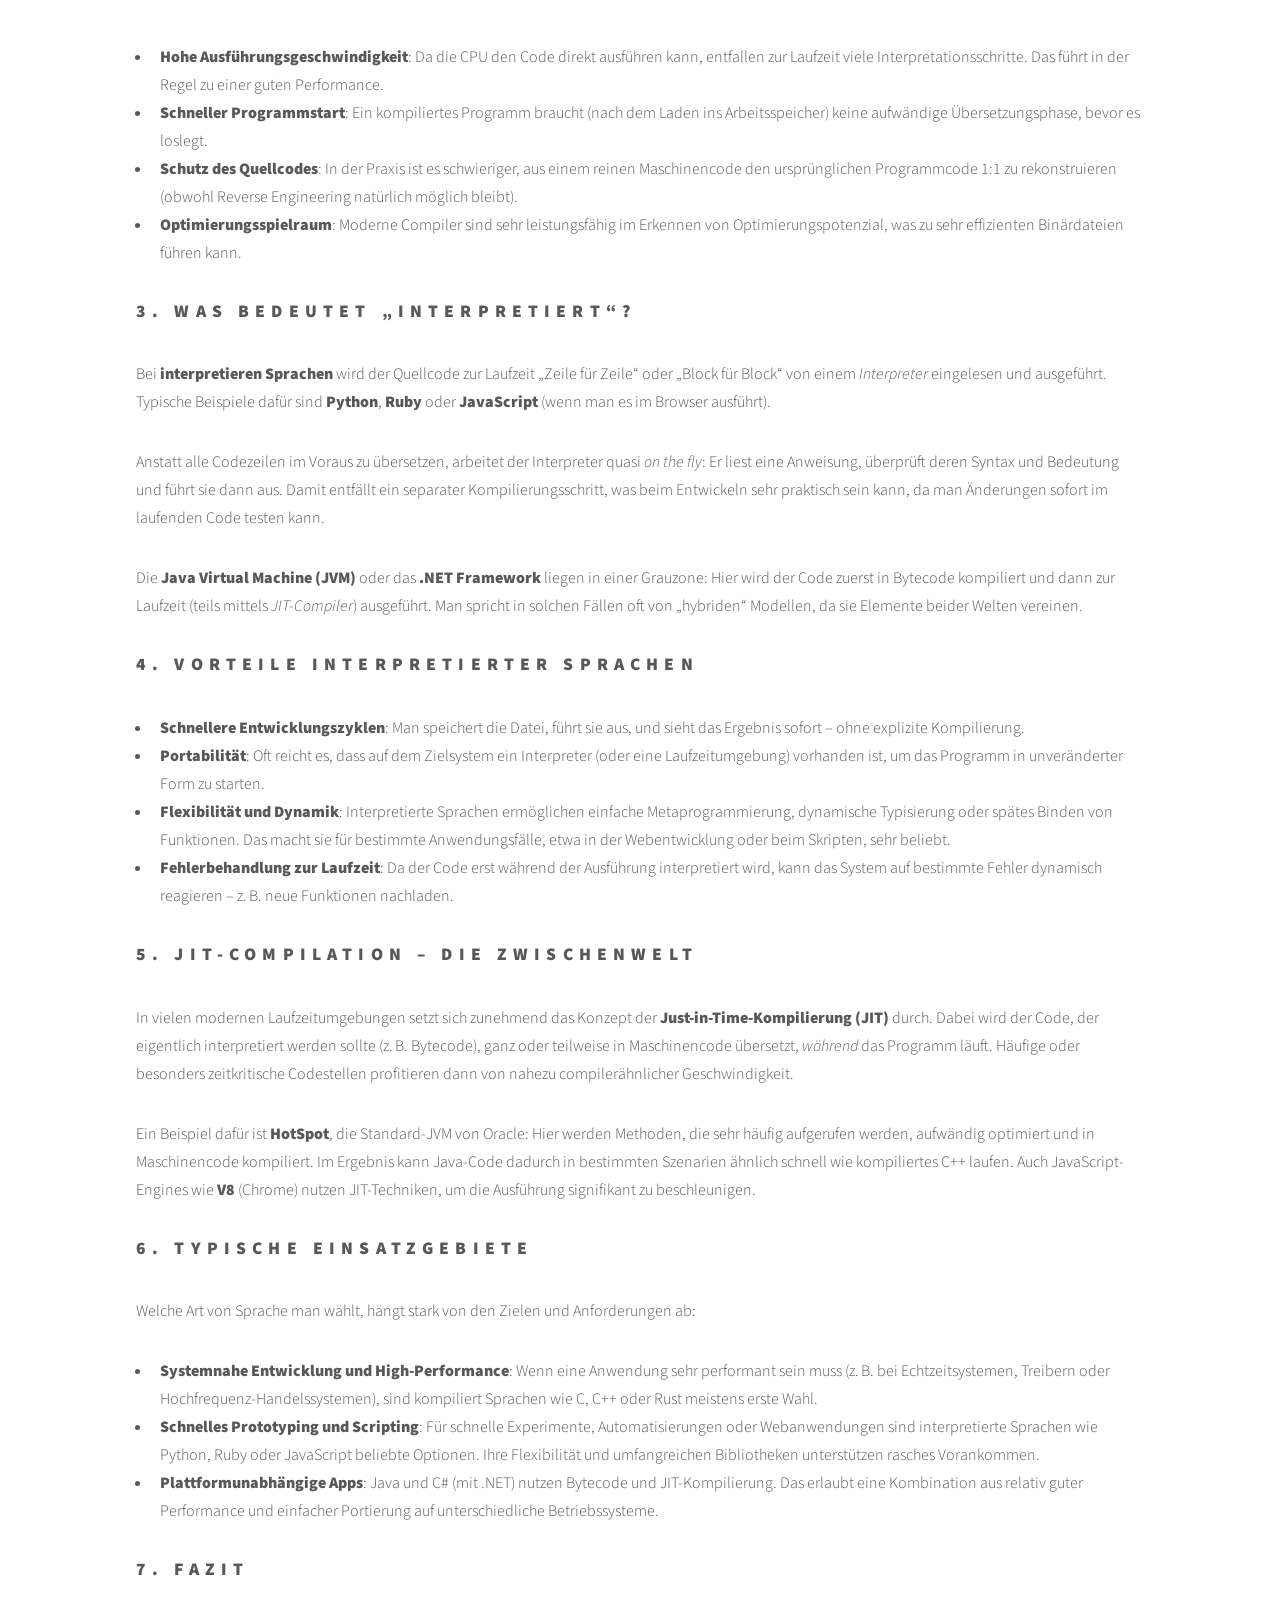
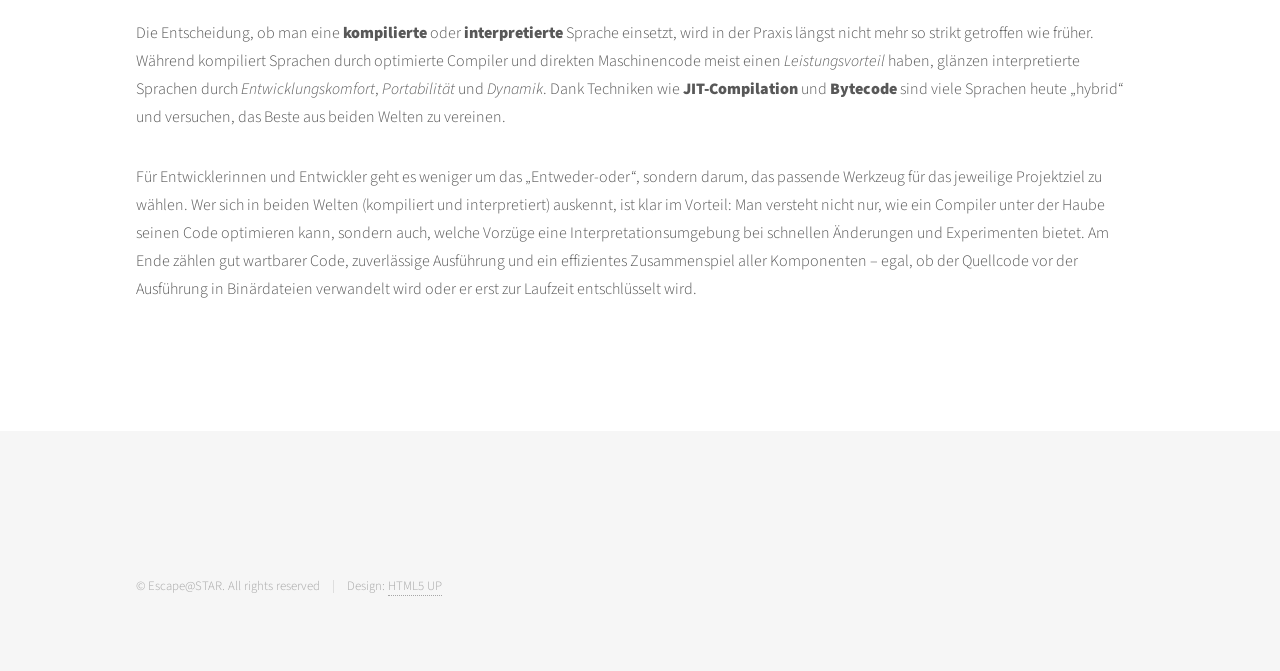
<file: sprachen.html>
<!DOCTYPE HTML>
<!--
	Phantom by HTML5 UP
	html5up.net | @ajlkn
	Free for personal and commercial use under the CCA 3.0 license (html5up.net/license)
-->
<html>
	<head>
		<title>Kompilierte vs. Interpretierte Sprachen – Grundlagen und Unterschiede</title>
		<meta charset="utf-8" />
		<meta name="viewport" content="width=device-width, initial-scale=1, user-scalable=no" />
		<link rel="stylesheet" href="assets/css/main.css" />
		<noscript><link rel="stylesheet" href="assets/css/noscript.css" /></noscript>
	</head>
	<body class="is-preload">
		<!-- Wrapper -->
			<div id="wrapper">

				<!-- Header -->
					<header id="header">
						<div class="inner">

							<!-- Logo -->
								<a href="index.html" class="logo">
									<span class="symbol"><img src="images/logo.svg" alt="" /></span><span class="title">Johns Journal</span>
								</a>

							<!-- Nav -->
								<nav>
									<ul>
										<li><a href="#menu">Menu</a></li>
									</ul>
								</nav>

						</div>
					</header>

				<!-- Menu -->
					<nav id="menu">
						<h2>Menu</h2>
						<ul>
							<li><a href="index.html">Home</a></li>
							<li><a href="passwords.html">Zugangsdaten</a></li>
						</ul>
					</nav>

				<!-- Main -->
					<div id="main">
						<div class="inner">
                            <h1>Kompilierte vs. Interpretierte Sprachen – Grundlagen und Unterschiede</h1>
							<span class="image main"><img src="images/sprachen.png" alt="" /></span>
							<p>
                                In der Softwareentwicklung unterscheidet man häufig zwischen <strong>kompilierten</strong> und 
                                <strong>interpretieren</strong> Programmiersprachen. Dieser Unterschied wirkt sich spürbar 
                                auf den Entwicklungsprozess, die Ausführungsleistung und die Flexibilität von Anwendungen aus. 
                                Obwohl die Grenzen zwischen beiden Ansätzen mittlerweile zunehmend verschwimmen, lohnt es sich, 
                                die klassischen Prinzipien und Merkmale genauer unter die Lupe zu nehmen, um zu verstehen, 
                                wie Code „vom Menschen zur Maschine“ gelangt.
                            </p>
                        
                            <h2>1. Was bedeutet „kompiliert“?</h2>
                            <p>
                                Spricht man von einer <strong>kompilierten Sprache</strong>, dann meint man in der Regel, 
                                dass der Quellcode zunächst durch einen <em>Compiler</em> in eine direkt ausführbare Form 
                                übersetzt wird. Dabei kann es sich um reinen Maschinencode handeln, den der Prozessor 
                                ohne weitere Zwischenschicht ausführen kann, oder um sogenannte Bytecode-Formate, 
                                die von einer Laufzeitumgebung interpretiert werden (z. B. bei Java oder C#). 
                                Im engeren Sinne gilt aber vor allem die Übersetzung in Maschinencode (z. B. bei C oder C++) 
                                als das klassische Kompilieren.
                            </p>
                            <p>
                                Die <strong>Kompilierung</strong> läuft oft in mehreren Schritten ab:
                            </p>
                            <ul>
                                <li>
                                    <strong>Lexikalische Analyse</strong> (Tokenizing): Der Code wird in kleinere 
                                    Einheiten („Tokens“) zerlegt, etwa Schlüsselwörter, Symbole und Identifier.
                                </li>
                                <li>
                                    <strong>Syntaktische Analyse</strong> (Parsing): Aus den Tokens wird eine 
                                    Struktur (z. B. ein abstrakter Syntaxbaum) erstellt, die den Programmaufbau abbildet.
                                </li>
                                <li>
                                    <strong>Semantische Analyse</strong>: Der Compiler prüft, ob die Anweisungen inhaltlich 
                                    (semantisch) korrekt sind, also ob z. B. die verwendeten Datentypen stimmen oder Funktionen 
                                    tatsächlich existieren.
                                </li>
                                <li>
                                    <strong>Optimierung</strong>: Während dieser Phase kann der Compiler den Code 
                                    hinsichtlich Geschwindigkeit und Speicherverbrauch verbessern, etwa durch 
                                    Entfernen redundanter Teile oder Inlining von Funktionen.
                                </li>
                                <li>
                                    <strong>Code-Generierung</strong>: Schließlich wird aus dem optimierten Zwischencode 
                                    (Intermediate Representation) eigentlicher Maschinencode erzeugt, den die CPU direkt 
                                    ausführen kann.
                                </li>
                            </ul>
                            <p>
                                Das Ergebnis ist häufig eine <em>executable</em> (z. B. eine „.exe“-Datei unter Windows) 
                                oder ein direkt ausführbares Binary unter Linux. Damit ist es möglich, das Programm 
                                unabhängig vom ursprünglichen Quellcode zu starten – ein Vorteil, der insbesondere 
                                im kommerziellen Bereich geschätzt wird.
                            </p>
                        
                            <h2>2. Vorteile kompilierten Codes</h2>
                            <ul>
                                <li>
                                    <strong>Hohe Ausführungsgeschwindigkeit</strong>: Da die CPU den Code direkt 
                                    ausführen kann, entfallen zur Laufzeit viele Interpretationsschritte. 
                                    Das führt in der Regel zu einer guten Performance.
                                </li>
                                <li>
                                    <strong>Schneller Programmstart</strong>: Ein kompiliertes Programm braucht 
                                    (nach dem Laden ins Arbeitsspeicher) keine aufwändige Übersetzungsphase, 
                                    bevor es loslegt.
                                </li>
                                <li>
                                    <strong>Schutz des Quellcodes</strong>: In der Praxis ist es schwieriger, 
                                    aus einem reinen Maschinencode den ursprünglichen Programmcode 
                                    1:1 zu rekonstruieren (obwohl Reverse Engineering natürlich möglich bleibt).
                                </li>
                                <li>
                                    <strong>Optimierungsspielraum</strong>: Moderne Compiler sind sehr leistungsfähig 
                                    im Erkennen von Optimierungspotenzial, was zu sehr effizienten Binärdateien führen kann.
                                </li>
                            </ul>
                        
                            <h2>3. Was bedeutet „interpretiert“?</h2>
                            <p>
                                Bei <strong>interpretieren Sprachen</strong> wird der Quellcode zur Laufzeit 
                                „Zeile für Zeile“ oder „Block für Block“ von einem <em>Interpreter</em> eingelesen 
                                und ausgeführt. Typische Beispiele dafür sind <strong>Python</strong>, 
                                <strong>Ruby</strong> oder <strong>JavaScript</strong> (wenn man es im Browser ausführt).
                            </p>
                            <p>
                                Anstatt alle Codezeilen im Voraus zu übersetzen, arbeitet der Interpreter quasi 
                                <em>on the fly</em>: Er liest eine Anweisung, überprüft deren Syntax und Bedeutung 
                                und führt sie dann aus. Damit entfällt ein separater Kompilierungsschritt, 
                                was beim Entwickeln sehr praktisch sein kann, da man Änderungen sofort 
                                im laufenden Code testen kann. 
                            </p>
                            <p>
                                Die <strong>Java Virtual Machine (JVM)</strong> oder das <strong>.NET Framework</strong> 
                                liegen in einer Grauzone: Hier wird der Code zuerst in Bytecode kompiliert 
                                und dann zur Laufzeit (teils mittels <em>JIT-Compiler</em>) ausgeführt. 
                                Man spricht in solchen Fällen oft von „hybriden“ Modellen, da sie 
                                Elemente beider Welten vereinen.
                            </p>
                        
                            <h2>4. Vorteile interpretierter Sprachen</h2>
                            <ul>
                                <li>
                                    <strong>Schnellere Entwicklungszyklen</strong>: 
                                    Man speichert die Datei, führt sie aus, und sieht das Ergebnis sofort – 
                                    ohne explizite Kompilierung.
                                </li>
                                <li>
                                    <strong>Portabilität</strong>: Oft reicht es, dass auf dem Zielsystem 
                                    ein Interpreter (oder eine Laufzeitumgebung) vorhanden ist, um das Programm 
                                    in unveränderter Form zu starten.
                                </li>
                                <li>
                                    <strong>Flexibilität und Dynamik</strong>: 
                                    Interpretierte Sprachen ermöglichen einfache Metaprogrammierung, 
                                    dynamische Typisierung oder spätes Binden von Funktionen. 
                                    Das macht sie für bestimmte Anwendungsfälle, etwa in der 
                                    Webentwicklung oder beim Skripten, sehr beliebt.
                                </li>
                                <li>
                                    <strong>Fehlerbehandlung zur Laufzeit</strong>: 
                                    Da der Code erst während der Ausführung interpretiert wird, kann das System 
                                    auf bestimmte Fehler dynamisch reagieren – z. B. neue Funktionen nachladen.
                                </li>
                            </ul>
                        
                            <h2>5. JIT-Compilation – die Zwischenwelt</h2>
                            <p>
                                In vielen modernen Laufzeitumgebungen setzt sich zunehmend das Konzept der 
                                <strong>Just-in-Time-Kompilierung (JIT)</strong> durch. Dabei wird der Code, 
                                der eigentlich interpretiert werden sollte (z. B. Bytecode), ganz oder teilweise 
                                in Maschinencode übersetzt, <em>während</em> das Programm läuft. 
                                Häufige oder besonders zeitkritische Codestellen profitieren dann 
                                von nahezu compilerähnlicher Geschwindigkeit.
                            </p>
                            <p>
                                Ein Beispiel dafür ist <strong>HotSpot</strong>, die Standard-JVM von Oracle: 
                                Hier werden Methoden, die sehr häufig aufgerufen werden, aufwändig optimiert 
                                und in Maschinencode kompiliert. Im Ergebnis kann Java-Code dadurch 
                                in bestimmten Szenarien ähnlich schnell wie kompiliertes C++ laufen. 
                                Auch JavaScript-Engines wie <strong>V8</strong> (Chrome) nutzen JIT-Techniken, 
                                um die Ausführung signifikant zu beschleunigen.
                            </p>
                        
                            <h2>6. Typische Einsatzgebiete</h2>
                            <p>
                                Welche Art von Sprache man wählt, hängt stark von den Zielen und Anforderungen ab:
                            </p>
                            <ul>
                                <li>
                                    <strong>Systemnahe Entwicklung und High-Performance</strong>: 
                                    Wenn eine Anwendung sehr performant sein muss (z. B. bei Echtzeitsystemen, 
                                    Treibern oder Hochfrequenz-Handelssystemen), sind kompiliert Sprachen wie C, 
                                    C++ oder Rust meistens erste Wahl.
                                </li>
                                <li>
                                    <strong>Schnelles Prototyping und Scripting</strong>: 
                                    Für schnelle Experimente, Automatisierungen oder Webanwendungen sind 
                                    interpretierte Sprachen wie Python, Ruby oder JavaScript beliebte Optionen. 
                                    Ihre Flexibilität und umfangreichen Bibliotheken unterstützen rasches Vorankommen.
                                </li>
                                <li>
                                    <strong>Plattformunabhängige Apps</strong>: 
                                    Java und C# (mit .NET) nutzen Bytecode und JIT-Kompilierung. 
                                    Das erlaubt eine Kombination aus relativ guter Performance und einfacher Portierung 
                                    auf unterschiedliche Betriebssysteme.
                                </li>
                            </ul>
                        
                            <h2>7. Fazit</h2>
                            <p>
                                Die Entscheidung, ob man eine <strong>kompilierte</strong> oder 
                                <strong>interpretierte</strong> Sprache einsetzt, wird in der Praxis 
                                längst nicht mehr so strikt getroffen wie früher. Während kompiliert Sprachen 
                                durch optimierte Compiler und direkten Maschinencode meist einen 
                                <em>Leistungsvorteil</em> haben, glänzen interpretierte Sprachen 
                                durch <em>Entwicklungskomfort</em>, <em>Portabilität</em> und <em>Dynamik</em>. 
                                Dank Techniken wie <strong>JIT-Compilation</strong> und <strong>Bytecode</strong> 
                                sind viele Sprachen heute „hybrid“ und versuchen, das Beste aus beiden Welten 
                                zu vereinen.
                            </p>
                            <p>
                                Für Entwicklerinnen und Entwickler geht es weniger um das „Entweder-oder“, 
                                sondern darum, das passende Werkzeug für das jeweilige Projektziel zu wählen. 
                                Wer sich in beiden Welten (kompiliert und interpretiert) auskennt, 
                                ist klar im Vorteil: Man versteht nicht nur, wie ein Compiler unter der Haube 
                                seinen Code optimieren kann, sondern auch, welche Vorzüge eine 
                                Interpretationsumgebung bei schnellen Änderungen und Experimenten bietet. 
                                Am Ende zählen gut wartbarer Code, zuverlässige Ausführung und ein 
                                effizientes Zusammenspiel aller Komponenten – egal, ob der Quellcode 
                                vor der Ausführung in Binärdateien verwandelt wird oder er 
                                erst zur Laufzeit entschlüsselt wird.
                            </p></div>
					</div>

				<!-- Footer -->
					<footer id="footer">
						<div class="inner">
						
							
							<ul class="copyright">
								<li>&copy; Escape@STAR. All rights reserved</li><li>Design: <a href="http://html5up.net">HTML5 UP</a></li>
							</ul>
						</div>
					</footer>

			</div>

		<!-- Scripts -->
			<script src="assets/js/jquery.min.js"></script>
			<script src="assets/js/browser.min.js"></script>
			<script src="assets/js/breakpoints.min.js"></script>
			<script src="assets/js/util.js"></script>
			<script src="assets/js/main.js"></script>

	</body>
</html>
</file>
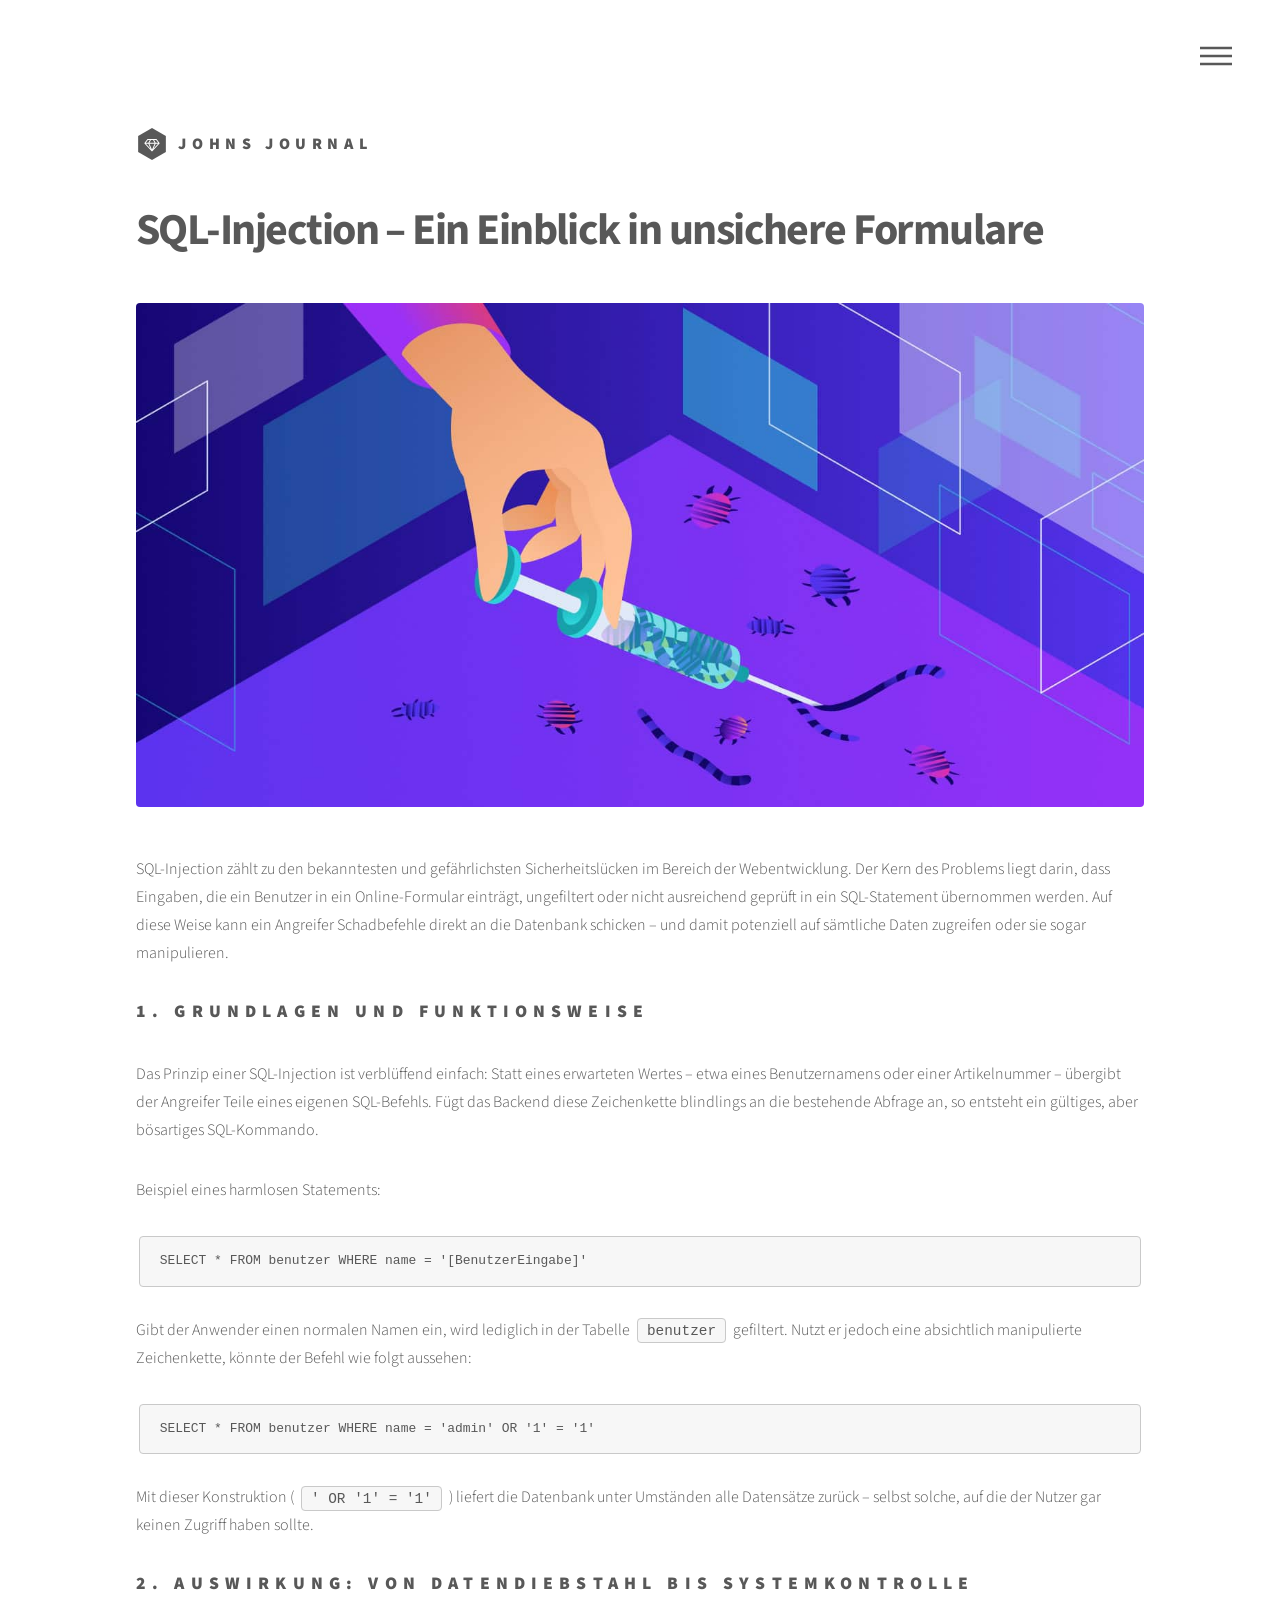
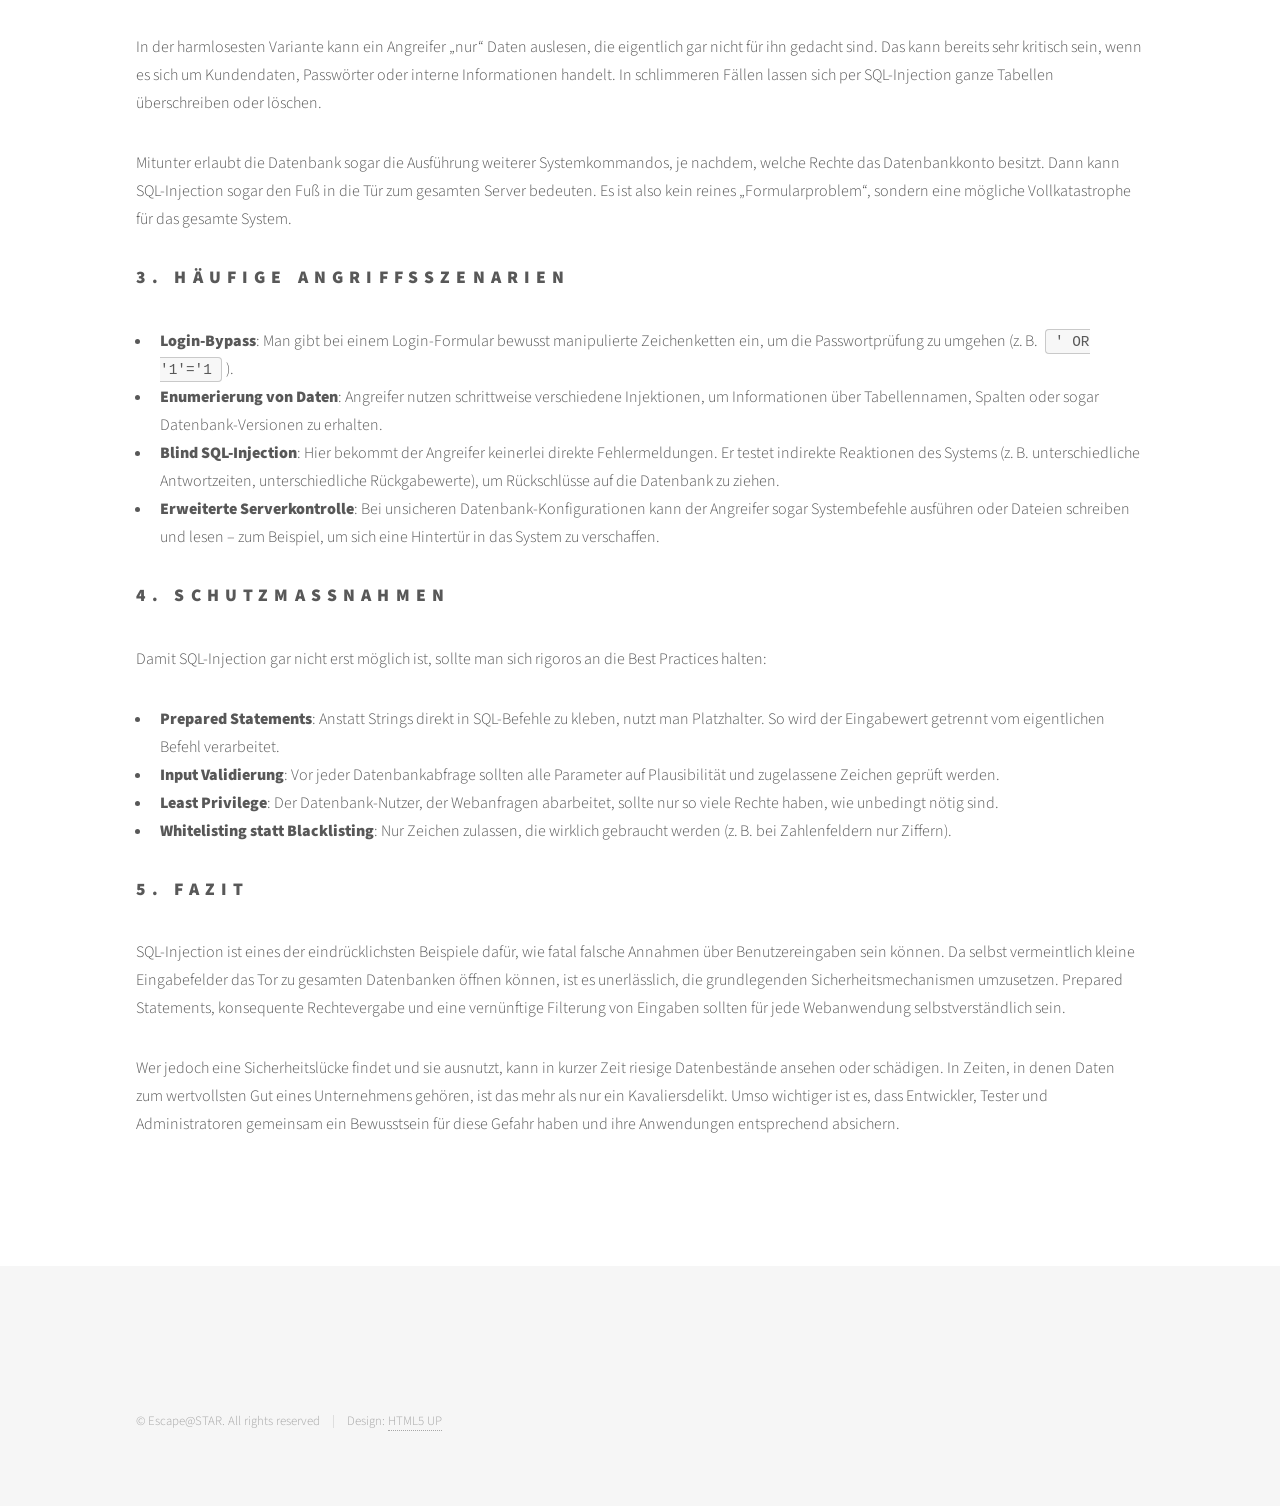
<file: sql.html>
<!DOCTYPE HTML>
<!--
	Phantom by HTML5 UP
	html5up.net | @ajlkn
	Free for personal and commercial use under the CCA 3.0 license (html5up.net/license)
-->
<html>
	<head>
		<title>SQL-Injection</title>
		<meta charset="utf-8" />
		<meta name="viewport" content="width=device-width, initial-scale=1, user-scalable=no" />
		<link rel="stylesheet" href="assets/css/main.css" />
		<noscript><link rel="stylesheet" href="assets/css/noscript.css" /></noscript>
	</head>
	<body class="is-preload">
		<!-- Wrapper -->
			<div id="wrapper">

				<!-- Header -->
					<header id="header">
						<div class="inner">

							<!-- Logo -->
								<a href="index.html" class="logo">
									<span class="symbol"><img src="images/logo.svg" alt="" /></span><span class="title">Johns Journal</span>
								</a>

							<!-- Nav -->
								<nav>
									<ul>
										<li><a href="#menu">Menu</a></li>
									</ul>
								</nav>

						</div>
					</header>

				<!-- Menu -->
					<nav id="menu">
						<h2>Menu</h2>
						<ul>
							<li><a href="index.html">Home</a></li>
							<li><a href="passwords.html">Zugangsdaten</a></li>
						</ul>
					</nav>

				<!-- Main -->
					<div id="main">
						<div class="inner">
							<h1>SQL-Injection – Ein Einblick in unsichere Formulare</h1>
							<span class="image main"><img src="images/sql.png" alt="" /></span>
                            <p>
                                SQL-Injection zählt zu den bekanntesten und gefährlichsten Sicherheitslücken im Bereich 
                                der Webentwicklung. Der Kern des Problems liegt darin, dass Eingaben, die ein Benutzer 
                                in ein Online-Formular einträgt, ungefiltert oder nicht ausreichend geprüft in ein 
                                SQL-Statement übernommen werden. Auf diese Weise kann ein Angreifer Schadbefehle 
                                direkt an die Datenbank schicken – und damit potenziell auf sämtliche Daten zugreifen 
                                oder sie sogar manipulieren.
                            </p>
                        
                            <h2>1. Grundlagen und Funktionsweise</h2>
                            <p>
                                Das Prinzip einer SQL-Injection ist verblüffend einfach: 
                                Statt eines erwarteten Wertes – etwa eines Benutzernamens oder einer Artikelnummer – 
                                übergibt der Angreifer Teile eines eigenen SQL-Befehls. Fügt das Backend diese Zeichenkette 
                                blindlings an die bestehende Abfrage an, so entsteht ein gültiges, aber bösartiges 
                                SQL-Kommando. 
                            </p>
                            <p>
                                Beispiel eines harmlosen Statements:
                            </p>
                            <pre><code>SELECT * FROM benutzer WHERE name = '[BenutzerEingabe]'</code></pre>
                            <p>
                                Gibt der Anwender einen normalen Namen ein, wird lediglich in der Tabelle 
                                <code>benutzer</code> gefiltert. Nutzt er jedoch eine absichtlich manipulierte 
                                Zeichenkette, könnte der Befehl wie folgt aussehen:
                            </p>
                            <pre><code>SELECT * FROM benutzer WHERE name = 'admin' OR '1' = '1'</code></pre>
                            <p>
                                Mit dieser Konstruktion ( <code>' OR '1' = '1'</code> ) liefert die Datenbank 
                                unter Umständen alle Datensätze zurück – selbst solche, auf die der Nutzer 
                                gar keinen Zugriff haben sollte.
                            </p>
                        
                            <h2>2. Auswirkung: Von Datendiebstahl bis Systemkontrolle</h2>
                            <p>
                                In der harmlosesten Variante kann ein Angreifer „nur“ Daten auslesen, 
                                die eigentlich gar nicht für ihn gedacht sind. Das kann bereits sehr kritisch sein, 
                                wenn es sich um Kundendaten, Passwörter oder interne Informationen handelt. 
                                In schlimmeren Fällen lassen sich per SQL-Injection ganze Tabellen überschreiben 
                                oder löschen.
                            </p>
                            <p>
                                Mitunter erlaubt die Datenbank sogar die Ausführung weiterer Systemkommandos, 
                                je nachdem, welche Rechte das Datenbankkonto besitzt. Dann kann 
                                SQL-Injection sogar den Fuß in die Tür zum gesamten Server bedeuten. 
                                Es ist also kein reines „Formularproblem“, sondern eine mögliche Vollkatastrophe 
                                für das gesamte System.
                            </p>
                        
                            <h2>3. Häufige Angriffsszenarien</h2>
                            <ul>
                                <li>
                                    <strong>Login-Bypass</strong>: 
                                    Man gibt bei einem Login-Formular bewusst manipulierte Zeichenketten ein, 
                                    um die Passwortprüfung zu umgehen (z. B. <code>' OR '1'='1</code>).
                                </li>
                                <li>
                                    <strong>Enumerierung von Daten</strong>: 
                                    Angreifer nutzen schrittweise verschiedene Injektionen, um Informationen über Tabellennamen, 
                                    Spalten oder sogar Datenbank-Versionen zu erhalten.
                                </li>
                                <li>
                                    <strong>Blind SQL-Injection</strong>: 
                                    Hier bekommt der Angreifer keinerlei direkte Fehlermeldungen. Er testet indirekte 
                                    Reaktionen des Systems (z. B. unterschiedliche Antwortzeiten, unterschiedliche 
                                    Rückgabewerte), um Rückschlüsse auf die Datenbank zu ziehen.
                                </li>
                                <li>
                                    <strong>Erweiterte Serverkontrolle</strong>: 
                                    Bei unsicheren Datenbank-Konfigurationen kann der Angreifer sogar Systembefehle ausführen 
                                    oder Dateien schreiben und lesen – zum Beispiel, um sich eine Hintertür in das System 
                                    zu verschaffen.
                                </li>
                            </ul>
                        
                            <h2>4. Schutzmaßnahmen</h2>
                            <p>
                                Damit SQL-Injection gar nicht erst möglich ist, sollte man sich rigoros an die 
                                Best Practices halten:
                            </p>
                            <ul>
                                <li>
                                    <strong>Prepared Statements</strong>: 
                                    Anstatt Strings direkt in SQL-Befehle zu kleben, nutzt man Platzhalter. 
                                    So wird der Eingabewert getrennt vom eigentlichen Befehl verarbeitet.
                                </li>
                                <li>
                                    <strong>Input Validierung</strong>: 
                                    Vor jeder Datenbankabfrage sollten alle Parameter auf Plausibilität und 
                                    zugelassene Zeichen geprüft werden.
                                </li>
                                <li>
                                    <strong>Least Privilege</strong>: 
                                    Der Datenbank-Nutzer, der Webanfragen abarbeitet, sollte nur so viele Rechte 
                                    haben, wie unbedingt nötig sind.
                                </li>
                                <li>
                                    <strong>Whitelisting statt Blacklisting</strong>: 
                                    Nur Zeichen zulassen, die wirklich gebraucht werden (z. B. bei Zahlenfeldern 
                                    nur Ziffern).
                                </li>
                            </ul>
                        
                            <h2>5. Fazit</h2>
                            <p>
                                SQL-Injection ist eines der eindrücklichsten Beispiele dafür, wie fatal falsche 
                                Annahmen über Benutzereingaben sein können. Da selbst vermeintlich kleine Eingabefelder 
                                das Tor zu gesamten Datenbanken öffnen können, ist es unerlässlich, die 
                                grundlegenden Sicherheitsmechanismen umzusetzen. Prepared Statements, konsequente 
                                Rechtevergabe und eine vernünftige Filterung von Eingaben sollten für jede 
                                Webanwendung selbstverständlich sein.
                            </p>
                            <p>
                                Wer jedoch eine Sicherheitslücke findet und sie ausnutzt, kann in kurzer Zeit 
                                riesige Datenbestände ansehen oder schädigen. In Zeiten, in denen Daten zum 
                                wertvollsten Gut eines Unternehmens gehören, ist das mehr als nur ein Kavaliersdelikt. 
                                Umso wichtiger ist es, dass Entwickler, Tester und Administratoren gemeinsam 
                                ein Bewusstsein für diese Gefahr haben und ihre Anwendungen entsprechend absichern.
                            </p>
                        </div>
					</div>

				<!-- Footer -->
					<footer id="footer">
						<div class="inner">
						
							
							<ul class="copyright">
								<li>&copy; Escape@STAR. All rights reserved</li><li>Design: <a href="http://html5up.net">HTML5 UP</a></li>
							</ul>
						</div>
					</footer>

			</div>

		<!-- Scripts -->
			<script src="assets/js/jquery.min.js"></script>
			<script src="assets/js/browser.min.js"></script>
			<script src="assets/js/breakpoints.min.js"></script>
			<script src="assets/js/util.js"></script>
			<script src="assets/js/main.js"></script>

	</body>
</html>
</file>
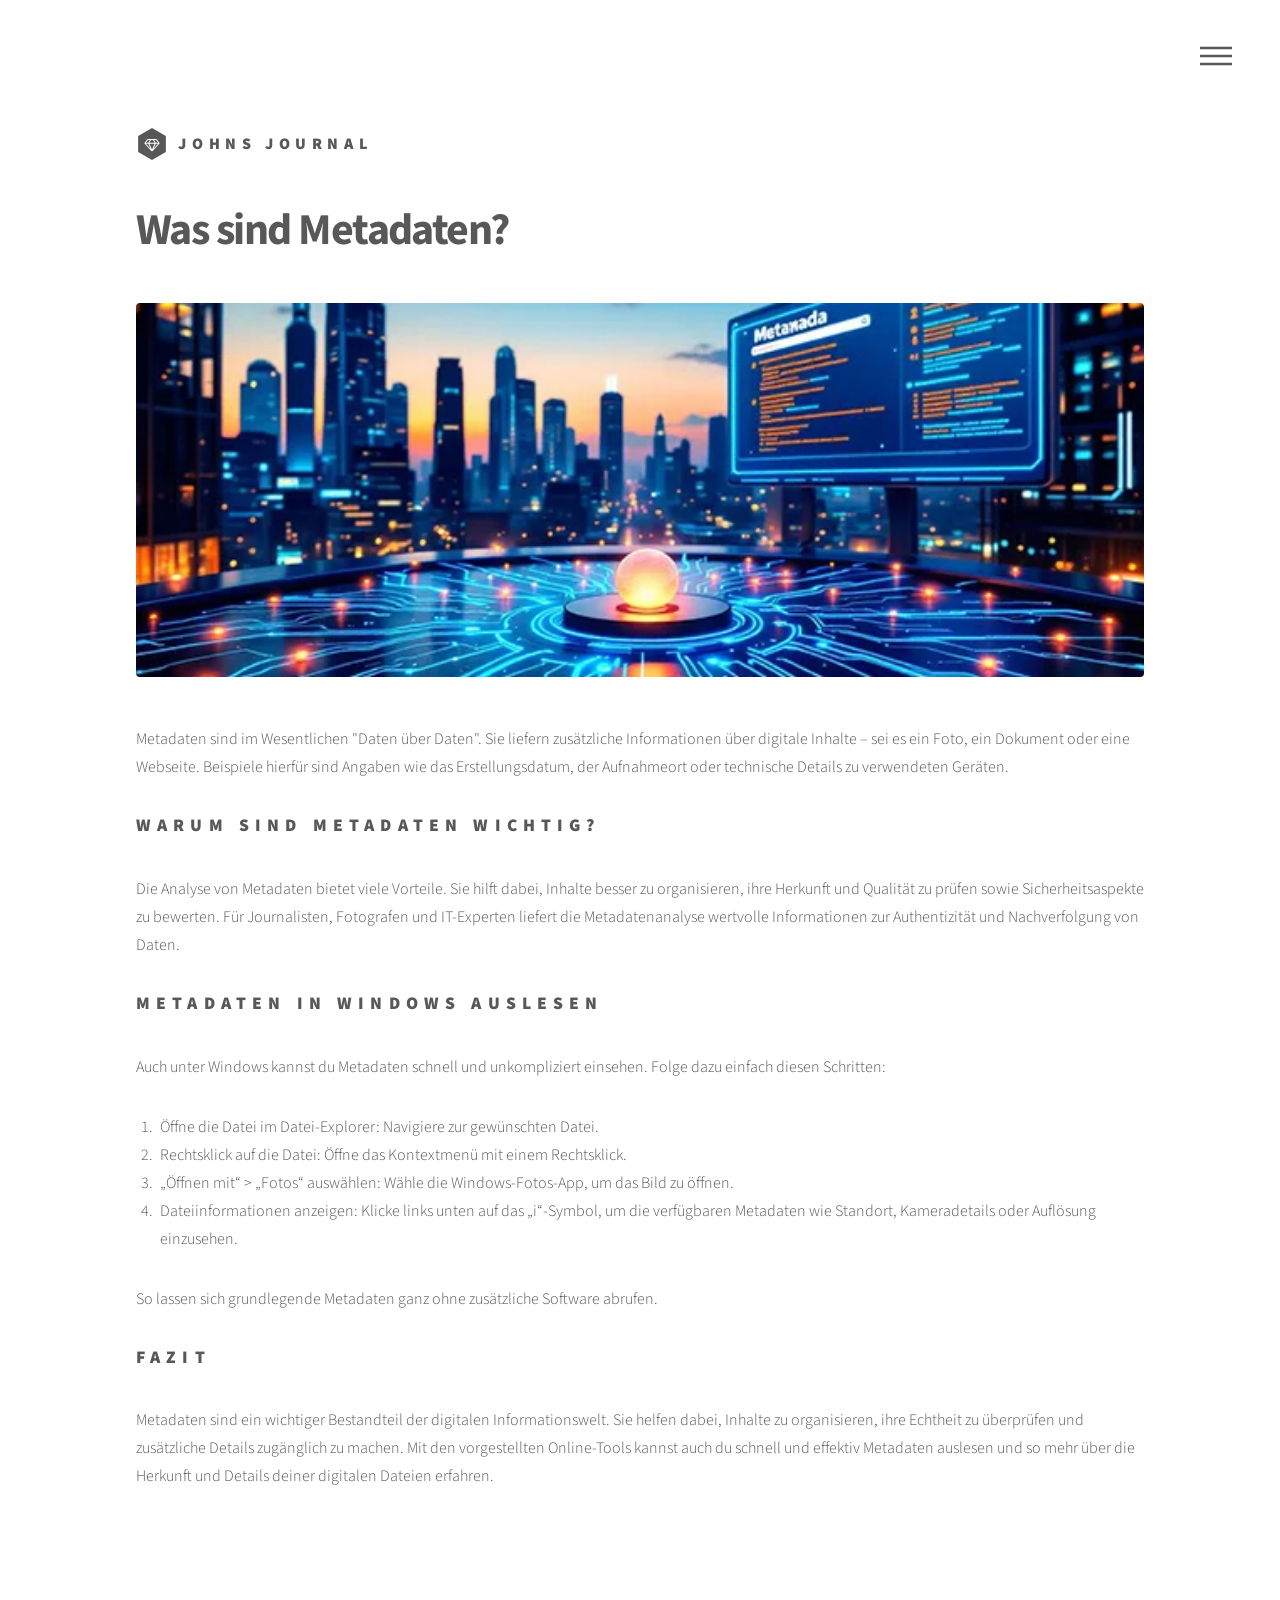
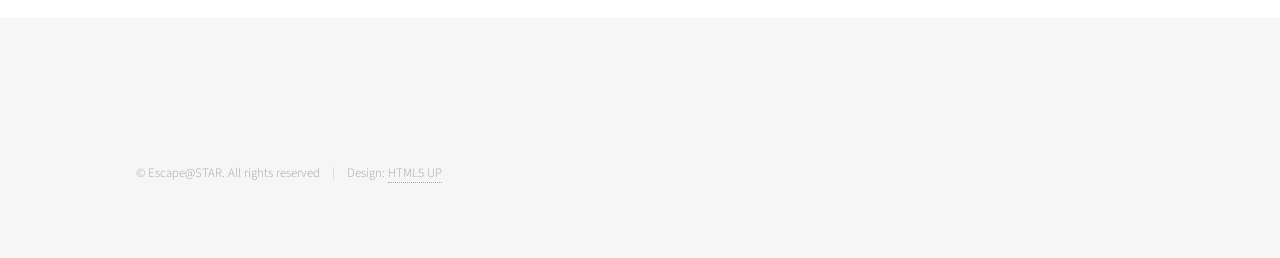
<file: xss.html>
<!DOCTYPE HTML>
<!--
	Phantom by HTML5 UP
	html5up.net | @ajlkn
	Free for personal and commercial use under the CCA 3.0 license (html5up.net/license)
-->
<html>
	<head>
		<title>XSS</title>
		<meta charset="utf-8" />
		<meta name="viewport" content="width=device-width, initial-scale=1, user-scalable=no" />
		<link rel="stylesheet" href="assets/css/main.css" />
		<noscript><link rel="stylesheet" href="assets/css/noscript.css" /></noscript>
	</head>
	<body class="is-preload">
		<!-- Wrapper -->
			<div id="wrapper">

				<!-- Header -->
					<header id="header">
						<div class="inner">

							<!-- Logo -->
								<a href="index.html" class="logo">
									<span class="symbol"><img src="images/logo.svg" alt="" /></span><span class="title">Johns Journal</span>
								</a>

							<!-- Nav -->
								<nav>
									<ul>
										<li><a href="#menu">Menu</a></li>
									</ul>
								</nav>

						</div>
					</header>

				<!-- Menu -->
					<nav id="menu">
						<h2>Menu</h2>
						<ul>
							<li><a href="index.html">Home</a></li>
							<li><a href="passwords.html">Zugangsdaten</a></li>
						</ul>
					</nav>

				<!-- Main -->
					<div id="main">
						<div class="inner">
							<h1>Was sind Metadaten?</h1>
							<span class="image main"><img src="images/meta.jpg" alt="" /></span>
                            
    <p>
      Metadaten sind im Wesentlichen "Daten über Daten". Sie liefern zusätzliche Informationen über digitale Inhalte – sei es ein Foto, ein Dokument oder eine Webseite. 
      Beispiele hierfür sind Angaben wie das Erstellungsdatum, der Aufnahmeort oder technische Details zu verwendeten Geräten.
    </p>
    
    <h2>Warum sind Metadaten wichtig?</h2>
    <p>
      Die Analyse von Metadaten bietet viele Vorteile. Sie hilft dabei, Inhalte besser zu organisieren, ihre Herkunft und Qualität zu prüfen sowie Sicherheitsaspekte zu bewerten. 
      Für Journalisten, Fotografen und IT-Experten liefert die Metadatenanalyse wertvolle Informationen zur Authentizität und Nachverfolgung von Daten.
    </p>
    
    <h2>Metadaten in Windows auslesen</h2>
    <p>
		Auch unter Windows kannst du Metadaten schnell und unkompliziert einsehen. Folge dazu einfach diesen Schritten:
	</p>
	<ol>
		<li>Öffne die Datei im Datei-Explorer: Navigiere zur gewünschten Datei.</li>
		<li>Rechtsklick auf die Datei: Öffne das Kontextmenü mit einem Rechtsklick. </li>
		<li>„Öffnen mit“ > „Fotos“ auswählen: Wähle die Windows-Fotos-App, um das Bild zu öffnen. </li>
		<li>Dateiinformationen anzeigen: Klicke links unten auf das „i“-Symbol, um die verfügbaren Metadaten wie Standort, Kameradetails oder Auflösung einzusehen.</li>
	</ol>
	<p>So lassen sich grundlegende Metadaten ganz ohne zusätzliche Software abrufen.</p>
    <h2>Fazit</h2>
    <p>
      Metadaten sind ein wichtiger Bestandteil der digitalen Informationswelt. Sie helfen dabei, Inhalte zu organisieren, ihre Echtheit zu überprüfen und zusätzliche Details zugänglich zu machen.
      Mit den vorgestellten Online-Tools kannst auch du schnell und effektiv Metadaten auslesen und so mehr über die Herkunft und Details deiner digitalen Dateien erfahren.
    </p>


                        </div>
                    </div>
				<!-- Footer -->
					<footer id="footer">
						<div class="inner">
						
							
							<ul class="copyright">
								<li>&copy; Escape@STAR. All rights reserved</li><li>Design: <a href="http://html5up.net">HTML5 UP</a></li>
							</ul>
						</div>
					</footer>

			</div>

		<!-- Scripts -->
			<script src="assets/js/jquery.min.js"></script>
			<script src="assets/js/browser.min.js"></script>
			<script src="assets/js/breakpoints.min.js"></script>
			<script src="assets/js/util.js"></script>
			<script src="assets/js/main.js"></script>

	</body>
</html>
</file>
<file: assets/css/noscript.css>
/*
	Phantom by HTML5 UP
	html5up.net | @ajlkn
	Free for personal and commercial use under the CCA 3.0 license (html5up.net/license)
*/

/* Tiles */

	body.is-preload .tiles article {
		-moz-transform: none;
		-webkit-transform: none;
		-ms-transform: none;
		transform: none;
		opacity: 1;
	}
</file>
<file: assets/css/main.css>
@import url(fontawesome-all.min.css);
@import url("https://fonts.googleapis.com/css?family=Source+Sans+Pro:300,700,900");

/*
	Phantom by HTML5 UP
	html5up.net | @ajlkn
	Free for personal and commercial use under the CCA 3.0 license (html5up.net/license)
*/

html, body, div, span, applet, object,
iframe, h1, h2, h3, h4, h5, h6, p, blockquote,
pre, a, abbr, acronym, address, big, cite,
code, del, dfn, em, img, ins, kbd, q, s, samp,
small, strike, strong, sub, sup, tt, var, b,
u, i, center, dl, dt, dd, ol, ul, li, fieldset,
form, label, legend, table, caption, tbody,
tfoot, thead, tr, th, td, article, aside,
canvas, details, embed, figure, figcaption,
footer, header, hgroup, menu, nav, output, ruby,
section, summary, time, mark, audio, video {
	margin: 0;
	padding: 0;
	border: 0;
	font-size: 100%;
	font: inherit;
	vertical-align: baseline;}

article, aside, details, figcaption, figure,
footer, header, hgroup, menu, nav, section {
	display: block;}

body {
	line-height: 1;
}

ol, ul {
	list-style: none;
}

blockquote, q {
	quotes: none;
}

	blockquote:before, blockquote:after, q:before, q:after {
		content: '';
		content: none;
	}

table {
	border-collapse: collapse;
	border-spacing: 0;
}

body {
	-webkit-text-size-adjust: none;
}

mark {
	background-color: transparent;
	color: inherit;
}

input::-moz-focus-inner {
	border: 0;
	padding: 0;
}

input, select, textarea {
	-moz-appearance: none;
	-webkit-appearance: none;
	-ms-appearance: none;
	appearance: none;
}

/* Basic */

	@-ms-viewport {
		width: device-width;
	}

	body {
		-ms-overflow-style: scrollbar;
	}

	@media screen and (max-width: 480px) {

		html, body {
			min-width: 320px;
		}

	}

	html {
		box-sizing: border-box;
	}

	*, *:before, *:after {
		box-sizing: inherit;
	}

	body {
		background: #ffffff;
	}

		body.is-preload *, body.is-preload *:before, body.is-preload *:after {
			-moz-animation: none !important;
			-webkit-animation: none !important;
			-ms-animation: none !important;
			animation: none !important;
			-moz-transition: none !important;
			-webkit-transition: none !important;
			-ms-transition: none !important;
			transition: none !important;
		}

/* Type */

	body, input, select, textarea {
		color: #585858;
		font-family: "Source Sans Pro", Helvetica, sans-serif;
		font-size: 16pt;
		font-weight: 300;
		line-height: 1.75;
	}

		@media screen and (max-width: 1680px) {

			body, input, select, textarea {
				font-size: 14pt;
			}

		}

		@media screen and (max-width: 1280px) {

			body, input, select, textarea {
				font-size: 12pt;
			}

		}

	a {
		-moz-transition: border-bottom-color 0.2s ease, color 0.2s ease;
		-webkit-transition: border-bottom-color 0.2s ease, color 0.2s ease;
		-ms-transition: border-bottom-color 0.2s ease, color 0.2s ease;
		transition: border-bottom-color 0.2s ease, color 0.2s ease;
		text-decoration: none;
		color: #585858;
		border-bottom: dotted 1px rgba(88, 88, 88, 0.5);
	}

		a:hover {
			border-bottom-color: transparent;
			color: #f2849e !important;
		}

	strong, b {
		font-weight: 900;
	}

	em, i {
		font-style: italic;
	}

	p {
		margin: 0 0 2em 0;
	}

	h1 {
		font-size: 2.75em;
		font-weight: 700;
		line-height: 1.3;
		margin: 0 0 1em 0;
		letter-spacing: -0.035em;
	}

		h1 a {
			color: inherit;
		}

		@media screen and (max-width: 736px) {

			h1 {
				font-size: 2em;
				margin: 0 0 1em 0;
			}

		}

		@media screen and (max-width: 360px) {

			h1 {
				font-size: 1.75em;
			}

		}

	h2, h3, h4, h5, h6 {
		font-weight: 900;
		line-height: 1.5;
		margin: 0 0 2em 0;
		text-transform: uppercase;
		letter-spacing: 0.35em;
	}

		h2 a, h3 a, h4 a, h5 a, h6 a {
			color: inherit;
		}

	h2 {
		font-size: 1.1em;
	}

	h3 {
		font-size: 1em;
	}

	h4 {
		font-size: 0.8em;
	}

	h5 {
		font-size: 0.8em;
	}

	h6 {
		font-size: 0.8em;
	}

	@media screen and (max-width: 980px) {

		h1 br, h2 br, h3 br, h4 br, h5 br, h6 br {
			display: none;
		}

	}

	@media screen and (max-width: 736px) {

		h2 {
			font-size: 1em;
		}

		h3 {
			font-size: 0.8em;
		}

	}

	sub {
		font-size: 0.8em;
		position: relative;
		top: 0.5em;
	}

	sup {
		font-size: 0.8em;
		position: relative;
		top: -0.5em;
	}

	blockquote {
		border-left: solid 4px #c9c9c9;
		font-style: italic;
		margin: 0 0 2em 0;
		padding: 0.5em 0 0.5em 2em;
	}

	code {
		background: rgba(144, 144, 144, 0.075);
		border-radius: 4px;
		border: solid 1px #c9c9c9;
		font-family: "Courier New", monospace;
		font-size: 0.9em;
		margin: 0 0.25em;
		padding: 0.25em 0.65em;
	}

	pre {
		-webkit-overflow-scrolling: touch;
		font-family: "Courier New", monospace;
		font-size: 0.9em;
		margin: 0 0 2em 0;
	}

		pre code {
			display: block;
			line-height: 1.75;
			padding: 1em 1.5em;
			overflow-x: auto;
		}

	hr {
		border: 0;
		border-bottom: solid 1px #c9c9c9;
		margin: 2em 0;
	}

		hr.major {
			margin: 3em 0;
		}

	.align-left {
		text-align: left;
	}

	.align-center {
		text-align: center;
	}

	.align-right {
		text-align: right;
	}

/* Row */

	.row {
		display: flex;
		flex-wrap: wrap;
		box-sizing: border-box;
		align-items: stretch;
	}

		.row > * {
			box-sizing: border-box;
		}

		.row.gtr-uniform > * > :last-child {
			margin-bottom: 0;
		}

		.row.aln-left {
			justify-content: flex-start;
		}

		.row.aln-center {
			justify-content: center;
		}

		.row.aln-right {
			justify-content: flex-end;
		}

		.row.aln-top {
			align-items: flex-start;
		}

		.row.aln-middle {
			align-items: center;
		}

		.row.aln-bottom {
			align-items: flex-end;
		}

		.row > .imp {
			order: -1;
		}

		.row > .col-1 {
			width: 8.33333%;
		}

		.row > .off-1 {
			margin-left: 8.33333%;
		}

		.row > .col-2 {
			width: 16.66667%;
		}

		.row > .off-2 {
			margin-left: 16.66667%;
		}

		.row > .col-3 {
			width: 25%;
		}

		.row > .off-3 {
			margin-left: 25%;
		}

		.row > .col-4 {
			width: 33.33333%;
		}

		.row > .off-4 {
			margin-left: 33.33333%;
		}

		.row > .col-5 {
			width: 41.66667%;
		}

		.row > .off-5 {
			margin-left: 41.66667%;
		}

		.row > .col-6 {
			width: 50%;
		}

		.row > .off-6 {
			margin-left: 50%;
		}

		.row > .col-7 {
			width: 58.33333%;
		}

		.row > .off-7 {
			margin-left: 58.33333%;
		}

		.row > .col-8 {
			width: 66.66667%;
		}

		.row > .off-8 {
			margin-left: 66.66667%;
		}

		.row > .col-9 {
			width: 75%;
		}

		.row > .off-9 {
			margin-left: 75%;
		}

		.row > .col-10 {
			width: 83.33333%;
		}

		.row > .off-10 {
			margin-left: 83.33333%;
		}

		.row > .col-11 {
			width: 91.66667%;
		}

		.row > .off-11 {
			margin-left: 91.66667%;
		}

		.row > .col-12 {
			width: 100%;
		}

		.row > .off-12 {
			margin-left: 100%;
		}

		.row.gtr-0 {
			margin-top: 0;
			margin-left: 0em;
		}

			.row.gtr-0 > * {
				padding: 0 0 0 0em;
			}

			.row.gtr-0.gtr-uniform {
				margin-top: 0em;
			}

				.row.gtr-0.gtr-uniform > * {
					padding-top: 0em;
				}

		.row.gtr-25 {
			margin-top: 0;
			margin-left: -0.5em;
		}

			.row.gtr-25 > * {
				padding: 0 0 0 0.5em;
			}

			.row.gtr-25.gtr-uniform {
				margin-top: -0.5em;
			}

				.row.gtr-25.gtr-uniform > * {
					padding-top: 0.5em;
				}

		.row.gtr-50 {
			margin-top: 0;
			margin-left: -1em;
		}

			.row.gtr-50 > * {
				padding: 0 0 0 1em;
			}

			.row.gtr-50.gtr-uniform {
				margin-top: -1em;
			}

				.row.gtr-50.gtr-uniform > * {
					padding-top: 1em;
				}

		.row {
			margin-top: 0;
			margin-left: -2em;
		}

			.row > * {
				padding: 0 0 0 2em;
			}

			.row.gtr-uniform {
				margin-top: -2em;
			}

				.row.gtr-uniform > * {
					padding-top: 2em;
				}

		.row.gtr-150 {
			margin-top: 0;
			margin-left: -3em;
		}

			.row.gtr-150 > * {
				padding: 0 0 0 3em;
			}

			.row.gtr-150.gtr-uniform {
				margin-top: -3em;
			}

				.row.gtr-150.gtr-uniform > * {
					padding-top: 3em;
				}

		.row.gtr-200 {
			margin-top: 0;
			margin-left: -4em;
		}

			.row.gtr-200 > * {
				padding: 0 0 0 4em;
			}

			.row.gtr-200.gtr-uniform {
				margin-top: -4em;
			}

				.row.gtr-200.gtr-uniform > * {
					padding-top: 4em;
				}

		@media screen and (max-width: 1680px) {

			.row {
				display: flex;
				flex-wrap: wrap;
				box-sizing: border-box;
				align-items: stretch;
			}

				.row > * {
					box-sizing: border-box;
				}

				.row.gtr-uniform > * > :last-child {
					margin-bottom: 0;
				}

				.row.aln-left {
					justify-content: flex-start;
				}

				.row.aln-center {
					justify-content: center;
				}

				.row.aln-right {
					justify-content: flex-end;
				}

				.row.aln-top {
					align-items: flex-start;
				}

				.row.aln-middle {
					align-items: center;
				}

				.row.aln-bottom {
					align-items: flex-end;
				}

				.row > .imp-xlarge {
					order: -1;
				}

				.row > .col-1-xlarge {
					width: 8.33333%;
				}

				.row > .off-1-xlarge {
					margin-left: 8.33333%;
				}

				.row > .col-2-xlarge {
					width: 16.66667%;
				}

				.row > .off-2-xlarge {
					margin-left: 16.66667%;
				}

				.row > .col-3-xlarge {
					width: 25%;
				}

				.row > .off-3-xlarge {
					margin-left: 25%;
				}

				.row > .col-4-xlarge {
					width: 33.33333%;
				}

				.row > .off-4-xlarge {
					margin-left: 33.33333%;
				}

				.row > .col-5-xlarge {
					width: 41.66667%;
				}

				.row > .off-5-xlarge {
					margin-left: 41.66667%;
				}

				.row > .col-6-xlarge {
					width: 50%;
				}

				.row > .off-6-xlarge {
					margin-left: 50%;
				}

				.row > .col-7-xlarge {
					width: 58.33333%;
				}

				.row > .off-7-xlarge {
					margin-left: 58.33333%;
				}

				.row > .col-8-xlarge {
					width: 66.66667%;
				}

				.row > .off-8-xlarge {
					margin-left: 66.66667%;
				}

				.row > .col-9-xlarge {
					width: 75%;
				}

				.row > .off-9-xlarge {
					margin-left: 75%;
				}

				.row > .col-10-xlarge {
					width: 83.33333%;
				}

				.row > .off-10-xlarge {
					margin-left: 83.33333%;
				}

				.row > .col-11-xlarge {
					width: 91.66667%;
				}

				.row > .off-11-xlarge {
					margin-left: 91.66667%;
				}

				.row > .col-12-xlarge {
					width: 100%;
				}

				.row > .off-12-xlarge {
					margin-left: 100%;
				}

				.row.gtr-0 {
					margin-top: 0;
					margin-left: 0em;
				}

					.row.gtr-0 > * {
						padding: 0 0 0 0em;
					}

					.row.gtr-0.gtr-uniform {
						margin-top: 0em;
					}

						.row.gtr-0.gtr-uniform > * {
							padding-top: 0em;
						}

				.row.gtr-25 {
					margin-top: 0;
					margin-left: -0.5em;
				}

					.row.gtr-25 > * {
						padding: 0 0 0 0.5em;
					}

					.row.gtr-25.gtr-uniform {
						margin-top: -0.5em;
					}

						.row.gtr-25.gtr-uniform > * {
							padding-top: 0.5em;
						}

				.row.gtr-50 {
					margin-top: 0;
					margin-left: -1em;
				}

					.row.gtr-50 > * {
						padding: 0 0 0 1em;
					}

					.row.gtr-50.gtr-uniform {
						margin-top: -1em;
					}

						.row.gtr-50.gtr-uniform > * {
							padding-top: 1em;
						}

				.row {
					margin-top: 0;
					margin-left: -2em;
				}

					.row > * {
						padding: 0 0 0 2em;
					}

					.row.gtr-uniform {
						margin-top: -2em;
					}

						.row.gtr-uniform > * {
							padding-top: 2em;
						}

				.row.gtr-150 {
					margin-top: 0;
					margin-left: -3em;
				}

					.row.gtr-150 > * {
						padding: 0 0 0 3em;
					}

					.row.gtr-150.gtr-uniform {
						margin-top: -3em;
					}

						.row.gtr-150.gtr-uniform > * {
							padding-top: 3em;
						}

				.row.gtr-200 {
					margin-top: 0;
					margin-left: -4em;
				}

					.row.gtr-200 > * {
						padding: 0 0 0 4em;
					}

					.row.gtr-200.gtr-uniform {
						margin-top: -4em;
					}

						.row.gtr-200.gtr-uniform > * {
							padding-top: 4em;
						}

		}

		@media screen and (max-width: 1280px) {

			.row {
				display: flex;
				flex-wrap: wrap;
				box-sizing: border-box;
				align-items: stretch;
			}

				.row > * {
					box-sizing: border-box;
				}

				.row.gtr-uniform > * > :last-child {
					margin-bottom: 0;
				}

				.row.aln-left {
					justify-content: flex-start;
				}

				.row.aln-center {
					justify-content: center;
				}

				.row.aln-right {
					justify-content: flex-end;
				}

				.row.aln-top {
					align-items: flex-start;
				}

				.row.aln-middle {
					align-items: center;
				}

				.row.aln-bottom {
					align-items: flex-end;
				}

				.row > .imp-large {
					order: -1;
				}

				.row > .col-1-large {
					width: 8.33333%;
				}

				.row > .off-1-large {
					margin-left: 8.33333%;
				}

				.row > .col-2-large {
					width: 16.66667%;
				}

				.row > .off-2-large {
					margin-left: 16.66667%;
				}

				.row > .col-3-large {
					width: 25%;
				}

				.row > .off-3-large {
					margin-left: 25%;
				}

				.row > .col-4-large {
					width: 33.33333%;
				}

				.row > .off-4-large {
					margin-left: 33.33333%;
				}

				.row > .col-5-large {
					width: 41.66667%;
				}

				.row > .off-5-large {
					margin-left: 41.66667%;
				}

				.row > .col-6-large {
					width: 50%;
				}

				.row > .off-6-large {
					margin-left: 50%;
				}

				.row > .col-7-large {
					width: 58.33333%;
				}

				.row > .off-7-large {
					margin-left: 58.33333%;
				}

				.row > .col-8-large {
					width: 66.66667%;
				}

				.row > .off-8-large {
					margin-left: 66.66667%;
				}

				.row > .col-9-large {
					width: 75%;
				}

				.row > .off-9-large {
					margin-left: 75%;
				}

				.row > .col-10-large {
					width: 83.33333%;
				}

				.row > .off-10-large {
					margin-left: 83.33333%;
				}

				.row > .col-11-large {
					width: 91.66667%;
				}

				.row > .off-11-large {
					margin-left: 91.66667%;
				}

				.row > .col-12-large {
					width: 100%;
				}

				.row > .off-12-large {
					margin-left: 100%;
				}

				.row.gtr-0 {
					margin-top: 0;
					margin-left: 0em;
				}

					.row.gtr-0 > * {
						padding: 0 0 0 0em;
					}

					.row.gtr-0.gtr-uniform {
						margin-top: 0em;
					}

						.row.gtr-0.gtr-uniform > * {
							padding-top: 0em;
						}

				.row.gtr-25 {
					margin-top: 0;
					margin-left: -0.5em;
				}

					.row.gtr-25 > * {
						padding: 0 0 0 0.5em;
					}

					.row.gtr-25.gtr-uniform {
						margin-top: -0.5em;
					}

						.row.gtr-25.gtr-uniform > * {
							padding-top: 0.5em;
						}

				.row.gtr-50 {
					margin-top: 0;
					margin-left: -1em;
				}

					.row.gtr-50 > * {
						padding: 0 0 0 1em;
					}

					.row.gtr-50.gtr-uniform {
						margin-top: -1em;
					}

						.row.gtr-50.gtr-uniform > * {
							padding-top: 1em;
						}

				.row {
					margin-top: 0;
					margin-left: -2em;
				}

					.row > * {
						padding: 0 0 0 2em;
					}

					.row.gtr-uniform {
						margin-top: -2em;
					}

						.row.gtr-uniform > * {
							padding-top: 2em;
						}

				.row.gtr-150 {
					margin-top: 0;
					margin-left: -3em;
				}

					.row.gtr-150 > * {
						padding: 0 0 0 3em;
					}

					.row.gtr-150.gtr-uniform {
						margin-top: -3em;
					}

						.row.gtr-150.gtr-uniform > * {
							padding-top: 3em;
						}

				.row.gtr-200 {
					margin-top: 0;
					margin-left: -4em;
				}

					.row.gtr-200 > * {
						padding: 0 0 0 4em;
					}

					.row.gtr-200.gtr-uniform {
						margin-top: -4em;
					}

						.row.gtr-200.gtr-uniform > * {
							padding-top: 4em;
						}

		}

		@media screen and (max-width: 980px) {

			.row {
				display: flex;
				flex-wrap: wrap;
				box-sizing: border-box;
				align-items: stretch;
			}

				.row > * {
					box-sizing: border-box;
				}

				.row.gtr-uniform > * > :last-child {
					margin-bottom: 0;
				}

				.row.aln-left {
					justify-content: flex-start;
				}

				.row.aln-center {
					justify-content: center;
				}

				.row.aln-right {
					justify-content: flex-end;
				}

				.row.aln-top {
					align-items: flex-start;
				}

				.row.aln-middle {
					align-items: center;
				}

				.row.aln-bottom {
					align-items: flex-end;
				}

				.row > .imp-medium {
					order: -1;
				}

				.row > .col-1-medium {
					width: 8.33333%;
				}

				.row > .off-1-medium {
					margin-left: 8.33333%;
				}

				.row > .col-2-medium {
					width: 16.66667%;
				}

				.row > .off-2-medium {
					margin-left: 16.66667%;
				}

				.row > .col-3-medium {
					width: 25%;
				}

				.row > .off-3-medium {
					margin-left: 25%;
				}

				.row > .col-4-medium {
					width: 33.33333%;
				}

				.row > .off-4-medium {
					margin-left: 33.33333%;
				}

				.row > .col-5-medium {
					width: 41.66667%;
				}

				.row > .off-5-medium {
					margin-left: 41.66667%;
				}

				.row > .col-6-medium {
					width: 50%;
				}

				.row > .off-6-medium {
					margin-left: 50%;
				}

				.row > .col-7-medium {
					width: 58.33333%;
				}

				.row > .off-7-medium {
					margin-left: 58.33333%;
				}

				.row > .col-8-medium {
					width: 66.66667%;
				}

				.row > .off-8-medium {
					margin-left: 66.66667%;
				}

				.row > .col-9-medium {
					width: 75%;
				}

				.row > .off-9-medium {
					margin-left: 75%;
				}

				.row > .col-10-medium {
					width: 83.33333%;
				}

				.row > .off-10-medium {
					margin-left: 83.33333%;
				}

				.row > .col-11-medium {
					width: 91.66667%;
				}

				.row > .off-11-medium {
					margin-left: 91.66667%;
				}

				.row > .col-12-medium {
					width: 100%;
				}

				.row > .off-12-medium {
					margin-left: 100%;
				}

				.row.gtr-0 {
					margin-top: 0;
					margin-left: 0em;
				}

					.row.gtr-0 > * {
						padding: 0 0 0 0em;
					}

					.row.gtr-0.gtr-uniform {
						margin-top: 0em;
					}

						.row.gtr-0.gtr-uniform > * {
							padding-top: 0em;
						}

				.row.gtr-25 {
					margin-top: 0;
					margin-left: -0.375em;
				}

					.row.gtr-25 > * {
						padding: 0 0 0 0.375em;
					}

					.row.gtr-25.gtr-uniform {
						margin-top: -0.375em;
					}

						.row.gtr-25.gtr-uniform > * {
							padding-top: 0.375em;
						}

				.row.gtr-50 {
					margin-top: 0;
					margin-left: -0.75em;
				}

					.row.gtr-50 > * {
						padding: 0 0 0 0.75em;
					}

					.row.gtr-50.gtr-uniform {
						margin-top: -0.75em;
					}

						.row.gtr-50.gtr-uniform > * {
							padding-top: 0.75em;
						}

				.row {
					margin-top: 0;
					margin-left: -1.5em;
				}

					.row > * {
						padding: 0 0 0 1.5em;
					}

					.row.gtr-uniform {
						margin-top: -1.5em;
					}

						.row.gtr-uniform > * {
							padding-top: 1.5em;
						}

				.row.gtr-150 {
					margin-top: 0;
					margin-left: -2.25em;
				}

					.row.gtr-150 > * {
						padding: 0 0 0 2.25em;
					}

					.row.gtr-150.gtr-uniform {
						margin-top: -2.25em;
					}

						.row.gtr-150.gtr-uniform > * {
							padding-top: 2.25em;
						}

				.row.gtr-200 {
					margin-top: 0;
					margin-left: -3em;
				}

					.row.gtr-200 > * {
						padding: 0 0 0 3em;
					}

					.row.gtr-200.gtr-uniform {
						margin-top: -3em;
					}

						.row.gtr-200.gtr-uniform > * {
							padding-top: 3em;
						}

		}

		@media screen and (max-width: 736px) {

			.row {
				display: flex;
				flex-wrap: wrap;
				box-sizing: border-box;
				align-items: stretch;
			}

				.row > * {
					box-sizing: border-box;
				}

				.row.gtr-uniform > * > :last-child {
					margin-bottom: 0;
				}

				.row.aln-left {
					justify-content: flex-start;
				}

				.row.aln-center {
					justify-content: center;
				}

				.row.aln-right {
					justify-content: flex-end;
				}

				.row.aln-top {
					align-items: flex-start;
				}

				.row.aln-middle {
					align-items: center;
				}

				.row.aln-bottom {
					align-items: flex-end;
				}

				.row > .imp-small {
					order: -1;
				}

				.row > .col-1-small {
					width: 8.33333%;
				}

				.row > .off-1-small {
					margin-left: 8.33333%;
				}

				.row > .col-2-small {
					width: 16.66667%;
				}

				.row > .off-2-small {
					margin-left: 16.66667%;
				}

				.row > .col-3-small {
					width: 25%;
				}

				.row > .off-3-small {
					margin-left: 25%;
				}

				.row > .col-4-small {
					width: 33.33333%;
				}

				.row > .off-4-small {
					margin-left: 33.33333%;
				}

				.row > .col-5-small {
					width: 41.66667%;
				}

				.row > .off-5-small {
					margin-left: 41.66667%;
				}

				.row > .col-6-small {
					width: 50%;
				}

				.row > .off-6-small {
					margin-left: 50%;
				}

				.row > .col-7-small {
					width: 58.33333%;
				}

				.row > .off-7-small {
					margin-left: 58.33333%;
				}

				.row > .col-8-small {
					width: 66.66667%;
				}

				.row > .off-8-small {
					margin-left: 66.66667%;
				}

				.row > .col-9-small {
					width: 75%;
				}

				.row > .off-9-small {
					margin-left: 75%;
				}

				.row > .col-10-small {
					width: 83.33333%;
				}

				.row > .off-10-small {
					margin-left: 83.33333%;
				}

				.row > .col-11-small {
					width: 91.66667%;
				}

				.row > .off-11-small {
					margin-left: 91.66667%;
				}

				.row > .col-12-small {
					width: 100%;
				}

				.row > .off-12-small {
					margin-left: 100%;
				}

				.row.gtr-0 {
					margin-top: 0;
					margin-left: 0em;
				}

					.row.gtr-0 > * {
						padding: 0 0 0 0em;
					}

					.row.gtr-0.gtr-uniform {
						margin-top: 0em;
					}

						.row.gtr-0.gtr-uniform > * {
							padding-top: 0em;
						}

				.row.gtr-25 {
					margin-top: 0;
					margin-left: -0.25em;
				}

					.row.gtr-25 > * {
						padding: 0 0 0 0.25em;
					}

					.row.gtr-25.gtr-uniform {
						margin-top: -0.25em;
					}

						.row.gtr-25.gtr-uniform > * {
							padding-top: 0.25em;
						}

				.row.gtr-50 {
					margin-top: 0;
					margin-left: -0.5em;
				}

					.row.gtr-50 > * {
						padding: 0 0 0 0.5em;
					}

					.row.gtr-50.gtr-uniform {
						margin-top: -0.5em;
					}

						.row.gtr-50.gtr-uniform > * {
							padding-top: 0.5em;
						}

				.row {
					margin-top: 0;
					margin-left: -1em;
				}

					.row > * {
						padding: 0 0 0 1em;
					}

					.row.gtr-uniform {
						margin-top: -1em;
					}

						.row.gtr-uniform > * {
							padding-top: 1em;
						}

				.row.gtr-150 {
					margin-top: 0;
					margin-left: -1.5em;
				}

					.row.gtr-150 > * {
						padding: 0 0 0 1.5em;
					}

					.row.gtr-150.gtr-uniform {
						margin-top: -1.5em;
					}

						.row.gtr-150.gtr-uniform > * {
							padding-top: 1.5em;
						}

				.row.gtr-200 {
					margin-top: 0;
					margin-left: -2em;
				}

					.row.gtr-200 > * {
						padding: 0 0 0 2em;
					}

					.row.gtr-200.gtr-uniform {
						margin-top: -2em;
					}

						.row.gtr-200.gtr-uniform > * {
							padding-top: 2em;
						}

		}

		@media screen and (max-width: 480px) {

			.row {
				display: flex;
				flex-wrap: wrap;
				box-sizing: border-box;
				align-items: stretch;
			}

				.row > * {
					box-sizing: border-box;
				}

				.row.gtr-uniform > * > :last-child {
					margin-bottom: 0;
				}

				.row.aln-left {
					justify-content: flex-start;
				}

				.row.aln-center {
					justify-content: center;
				}

				.row.aln-right {
					justify-content: flex-end;
				}

				.row.aln-top {
					align-items: flex-start;
				}

				.row.aln-middle {
					align-items: center;
				}

				.row.aln-bottom {
					align-items: flex-end;
				}

				.row > .imp-xsmall {
					order: -1;
				}

				.row > .col-1-xsmall {
					width: 8.33333%;
				}

				.row > .off-1-xsmall {
					margin-left: 8.33333%;
				}

				.row > .col-2-xsmall {
					width: 16.66667%;
				}

				.row > .off-2-xsmall {
					margin-left: 16.66667%;
				}

				.row > .col-3-xsmall {
					width: 25%;
				}

				.row > .off-3-xsmall {
					margin-left: 25%;
				}

				.row > .col-4-xsmall {
					width: 33.33333%;
				}

				.row > .off-4-xsmall {
					margin-left: 33.33333%;
				}

				.row > .col-5-xsmall {
					width: 41.66667%;
				}

				.row > .off-5-xsmall {
					margin-left: 41.66667%;
				}

				.row > .col-6-xsmall {
					width: 50%;
				}

				.row > .off-6-xsmall {
					margin-left: 50%;
				}

				.row > .col-7-xsmall {
					width: 58.33333%;
				}

				.row > .off-7-xsmall {
					margin-left: 58.33333%;
				}

				.row > .col-8-xsmall {
					width: 66.66667%;
				}

				.row > .off-8-xsmall {
					margin-left: 66.66667%;
				}

				.row > .col-9-xsmall {
					width: 75%;
				}

				.row > .off-9-xsmall {
					margin-left: 75%;
				}

				.row > .col-10-xsmall {
					width: 83.33333%;
				}

				.row > .off-10-xsmall {
					margin-left: 83.33333%;
				}

				.row > .col-11-xsmall {
					width: 91.66667%;
				}

				.row > .off-11-xsmall {
					margin-left: 91.66667%;
				}

				.row > .col-12-xsmall {
					width: 100%;
				}

				.row > .off-12-xsmall {
					margin-left: 100%;
				}

				.row.gtr-0 {
					margin-top: 0;
					margin-left: 0em;
				}

					.row.gtr-0 > * {
						padding: 0 0 0 0em;
					}

					.row.gtr-0.gtr-uniform {
						margin-top: 0em;
					}

						.row.gtr-0.gtr-uniform > * {
							padding-top: 0em;
						}

				.row.gtr-25 {
					margin-top: 0;
					margin-left: -0.25em;
				}

					.row.gtr-25 > * {
						padding: 0 0 0 0.25em;
					}

					.row.gtr-25.gtr-uniform {
						margin-top: -0.25em;
					}

						.row.gtr-25.gtr-uniform > * {
							padding-top: 0.25em;
						}

				.row.gtr-50 {
					margin-top: 0;
					margin-left: -0.5em;
				}

					.row.gtr-50 > * {
						padding: 0 0 0 0.5em;
					}

					.row.gtr-50.gtr-uniform {
						margin-top: -0.5em;
					}

						.row.gtr-50.gtr-uniform > * {
							padding-top: 0.5em;
						}

				.row {
					margin-top: 0;
					margin-left: -1em;
				}

					.row > * {
						padding: 0 0 0 1em;
					}

					.row.gtr-uniform {
						margin-top: -1em;
					}

						.row.gtr-uniform > * {
							padding-top: 1em;
						}

				.row.gtr-150 {
					margin-top: 0;
					margin-left: -1.5em;
				}

					.row.gtr-150 > * {
						padding: 0 0 0 1.5em;
					}

					.row.gtr-150.gtr-uniform {
						margin-top: -1.5em;
					}

						.row.gtr-150.gtr-uniform > * {
							padding-top: 1.5em;
						}

				.row.gtr-200 {
					margin-top: 0;
					margin-left: -2em;
				}

					.row.gtr-200 > * {
						padding: 0 0 0 2em;
					}

					.row.gtr-200.gtr-uniform {
						margin-top: -2em;
					}

						.row.gtr-200.gtr-uniform > * {
							padding-top: 2em;
						}

		}

/* Section/Article */

	section.special, article.special {
		text-align: center;
	}

	header p {
		margin-top: -1em;
	}

	@media screen and (max-width: 736px) {

		header p {
			margin-top: 0;
		}

	}

/* Icon */

	.icon {
		text-decoration: none;
		border-bottom: none;
		position: relative;
	}

		.icon:before {
			-moz-osx-font-smoothing: grayscale;
			-webkit-font-smoothing: antialiased;
			display: inline-block;
			font-style: normal;
			font-variant: normal;
			text-rendering: auto;
			line-height: 1;
			text-transform: none !important;
			font-family: 'Font Awesome 5 Free';
			font-weight: 400;
		}

		.icon > .label {
			display: none;
		}

		.icon:before {
			line-height: inherit;
		}

		.icon.solid:before {
			font-weight: 900;
		}

		.icon.brands:before {
			font-family: 'Font Awesome 5 Brands';
		}

		.icon.style2 {
			-moz-transition: background-color 0.2s ease-in-out, color 0.2s ease-in-out, border-color 0.2s ease-in-out;
			-webkit-transition: background-color 0.2s ease-in-out, color 0.2s ease-in-out, border-color 0.2s ease-in-out;
			-ms-transition: background-color 0.2s ease-in-out, color 0.2s ease-in-out, border-color 0.2s ease-in-out;
			transition: background-color 0.2s ease-in-out, color 0.2s ease-in-out, border-color 0.2s ease-in-out;
			background-color: transparent;
			border: solid 1px #c9c9c9;
			border-radius: 4px;
			width: 2.65em;
			height: 2.65em;
			display: inline-block;
			text-align: center;
			line-height: 2.65em;
			color: inherit;
		}

			.icon.style2:before {
				font-size: 1.1em;
			}

			.icon.style2:hover {
				color: #f2849e;
				border-color: #f2849e;
			}

			.icon.style2:active {
				background-color: rgba(242, 132, 158, 0.1);
			}

/* List */

	ol {
		list-style: decimal;
		margin: 0 0 2em 0;
		padding-left: 1.25em;
	}

		ol li {
			padding-left: 0.25em;
		}

	ul {
		list-style: disc;
		margin: 0 0 2em 0;
		padding-left: 1em;
	}

		ul li {
			padding-left: 0.5em;
		}

		ul.alt {
			list-style: none;
			padding-left: 0;
		}

			ul.alt li {
				border-top: solid 1px #c9c9c9;
				padding: 0.5em 0;
			}

				ul.alt li:first-child {
					border-top: 0;
					padding-top: 0;
				}

	dl {
		margin: 0 0 2em 0;
	}

		dl dt {
			display: block;
			font-weight: 900;
			margin: 0 0 1em 0;
		}

		dl dd {
			margin-left: 2em;
		}

/* Actions */

	ul.actions {
		display: -moz-flex;
		display: -webkit-flex;
		display: -ms-flex;
		display: flex;
		cursor: default;
		list-style: none;
		margin-left: -1em;
		padding-left: 0;
	}

		ul.actions li {
			padding: 0 0 0 1em;
			vertical-align: middle;
		}

		ul.actions.special {
			-moz-justify-content: center;
			-webkit-justify-content: center;
			-ms-justify-content: center;
			justify-content: center;
			width: 100%;
			margin-left: 0;
		}

			ul.actions.special li:first-child {
				padding-left: 0;
			}

		ul.actions.stacked {
			-moz-flex-direction: column;
			-webkit-flex-direction: column;
			-ms-flex-direction: column;
			flex-direction: column;
			margin-left: 0;
		}

			ul.actions.stacked li {
				padding: 1.3em 0 0 0;
			}

				ul.actions.stacked li:first-child {
					padding-top: 0;
				}

		ul.actions.fit {
			width: calc(100% + 1em);
		}

			ul.actions.fit li {
				-moz-flex-grow: 1;
				-webkit-flex-grow: 1;
				-ms-flex-grow: 1;
				flex-grow: 1;
				-moz-flex-shrink: 1;
				-webkit-flex-shrink: 1;
				-ms-flex-shrink: 1;
				flex-shrink: 1;
				width: 100%;
			}

				ul.actions.fit li > * {
					width: 100%;
				}

			ul.actions.fit.stacked {
				width: 100%;
			}

		@media screen and (max-width: 480px) {

			ul.actions:not(.fixed) {
				-moz-flex-direction: column;
				-webkit-flex-direction: column;
				-ms-flex-direction: column;
				flex-direction: column;
				margin-left: 0;
				width: 100% !important;
			}

				ul.actions:not(.fixed) li {
					-moz-flex-grow: 1;
					-webkit-flex-grow: 1;
					-ms-flex-grow: 1;
					flex-grow: 1;
					-moz-flex-shrink: 1;
					-webkit-flex-shrink: 1;
					-ms-flex-shrink: 1;
					flex-shrink: 1;
					padding: 1em 0 0 0;
					text-align: center;
					width: 100%;
				}

					ul.actions:not(.fixed) li > * {
						width: 100%;
					}

					ul.actions:not(.fixed) li:first-child {
						padding-top: 0;
					}

					ul.actions:not(.fixed) li input[type="submit"],
					ul.actions:not(.fixed) li input[type="reset"],
					ul.actions:not(.fixed) li input[type="button"],
					ul.actions:not(.fixed) li button,
					ul.actions:not(.fixed) li .button {
						width: 100%;
					}

						ul.actions:not(.fixed) li input[type="submit"].icon:before,
						ul.actions:not(.fixed) li input[type="reset"].icon:before,
						ul.actions:not(.fixed) li input[type="button"].icon:before,
						ul.actions:not(.fixed) li button.icon:before,
						ul.actions:not(.fixed) li .button.icon:before {
							margin-left: -0.5rem;
						}

		}

/* Icons */

	ul.icons {
		cursor: default;
		list-style: none;
		padding-left: 0;
		margin: -1em 0 2em -1em;
	}

		ul.icons li {
			display: inline-block;
			padding: 1em 0 0 1em;
		}

/* Form */

	form {
		margin: 0 0 2em 0;
		overflow-x: hidden;
	}

		form > :last-child {
			margin-bottom: 0;
		}

		form > .fields {
			display: -moz-flex;
			display: -webkit-flex;
			display: -ms-flex;
			display: flex;
			-moz-flex-wrap: wrap;
			-webkit-flex-wrap: wrap;
			-ms-flex-wrap: wrap;
			flex-wrap: wrap;
			width: calc(100% + 3em);
			margin: -1.5em 0 2em -1.5em;
		}

			form > .fields > .field {
				-moz-flex-grow: 0;
				-webkit-flex-grow: 0;
				-ms-flex-grow: 0;
				flex-grow: 0;
				-moz-flex-shrink: 0;
				-webkit-flex-shrink: 0;
				-ms-flex-shrink: 0;
				flex-shrink: 0;
				padding: 1.5em 0 0 1.5em;
				width: calc(100% - 1.5em);
			}

				form > .fields > .field.half {
					width: calc(50% - 0.75em);
				}

				form > .fields > .field.third {
					width: calc(100%/3 - 0.5em);
				}

				form > .fields > .field.quarter {
					width: calc(25% - 0.375em);
				}

		@media screen and (max-width: 480px) {

			form > .fields {
				width: calc(100% + 3em);
				margin: -1.5em 0 2em -1.5em;
			}

				form > .fields > .field {
					padding: 1.5em 0 0 1.5em;
					width: calc(100% - 1.5em);
				}

					form > .fields > .field.half {
						width: calc(100% - 1.5em);
					}

					form > .fields > .field.third {
						width: calc(100% - 1.5em);
					}

					form > .fields > .field.quarter {
						width: calc(100% - 1.5em);
					}

		}

	label {
		display: block;
		font-size: 0.9em;
		font-weight: 900;
		margin: 0 0 1em 0;
	}

	input[type="text"],
	input[type="password"],
	input[type="email"],
	input[type="tel"],
	select,
	textarea {
		-moz-appearance: none;
		-webkit-appearance: none;
		-ms-appearance: none;
		appearance: none;
		background-color: transparent;
		border: none;
		border-radius: 0;
		border-bottom: solid 1px #c9c9c9;
		color: inherit;
		display: block;
		outline: 0;
		padding: 0;
		text-decoration: none;
		width: 100%;
	}

		input[type="text"]:invalid,
		input[type="password"]:invalid,
		input[type="email"]:invalid,
		input[type="tel"]:invalid,
		select:invalid,
		textarea:invalid {
			box-shadow: none;
		}

		input[type="text"]:focus,
		input[type="password"]:focus,
		input[type="email"]:focus,
		input[type="tel"]:focus,
		select:focus,
		textarea:focus {
			border-bottom-color: #f2849e;
			box-shadow: inset 0 -1px 0 0 #f2849e;
		}

	select {
		/* background-image: url("data:image/svg+xml;charset=utf8,%3Csvg xmlns='http://www.w3.org/2000/svg' width='40' height='40' preserveAspectRatio='none' viewBox='0 0 40 40'%3E%3Cpath d='M9.4,12.3l10.4,10.4l10.4-10.4c0.2-0.2,0.5-0.4,0.9-0.4c0.3,0,0.6,0.1,0.9,0.4l3.3,3.3c0.2,0.2,0.4,0.5,0.4,0.9 c0,0.4-0.1,0.6-0.4,0.9L20.7,31.9c-0.2,0.2-0.5,0.4-0.9,0.4c-0.3,0-0.6-0.1-0.9-0.4L4.3,17.3c-0.2-0.2-0.4-0.5-0.4-0.9 c0-0.4,0.1-0.6,0.4-0.9l3.3-3.3c0.2-0.2,0.5-0.4,0.9-0.4S9.1,12.1,9.4,12.3z' fill='%23c9c9c9' /%3E%3C/svg%3E"); */
		background-size: 1.25rem;
		background-repeat: no-repeat;
		background-position: calc(100% - 1rem) center;
		height: 3em;
		padding-right: 3em;
		text-overflow: ellipsis;
	}

		select option {
			background: #ffffff;
		}

		select:focus::-ms-value {
			background-color: transparent;
		}

		select::-ms-expand {
			display: none;
		}

	input[type="text"],
	input[type="password"],
	input[type="email"],
	select {
		height: 3em;
	}

	textarea {
		padding: 0;
		min-height: 3.75em;
	}

	input[type="checkbox"],
	input[type="radio"] {
		-moz-appearance: none;
		-webkit-appearance: none;
		-ms-appearance: none;
		appearance: none;
		display: block;
		float: left;
		margin-right: -2em;
		opacity: 0;
		width: 1em;
		z-index: -1;
	}

		input[type="checkbox"] + label,
		input[type="radio"] + label {
			text-decoration: none;
			color: #585858;
			cursor: pointer;
			display: inline-block;
			font-size: 1em;
			font-weight: 300;
			padding-left: 2.55em;
			padding-right: 0.75em;
			position: relative;
		}

			input[type="checkbox"] + label:before,
			input[type="radio"] + label:before {
				-moz-osx-font-smoothing: grayscale;
				-webkit-font-smoothing: antialiased;
				display: inline-block;
				font-style: normal;
				font-variant: normal;
				text-rendering: auto;
				line-height: 1;
				text-transform: none !important;
				font-family: 'Font Awesome 5 Free';
				font-weight: 900;
			}

			input[type="checkbox"] + label:before,
			input[type="radio"] + label:before {
				border-radius: 4px;
				border: solid 1px #c9c9c9;
				content: '';
				display: inline-block;
				font-size: 0.8em;
				height: 2.25em;
				left: 0;
				line-height: 2.25em;
				position: absolute;
				text-align: center;
				top: 0;
				width: 2.25em;
			}

		input[type="checkbox"]:checked + label:before,
		input[type="radio"]:checked + label:before {
			background: #585858;
			border-color: #585858;
			color: #ffffff;
			content: '\f00c';
		}

		input[type="checkbox"]:focus + label:before,
		input[type="radio"]:focus + label:before {
			border-color: #f2849e;
			box-shadow: 0 0 0 1px #f2849e;
		}

	input[type="checkbox"] + label:before {
		border-radius: 4px;
	}

	input[type="radio"] + label:before {
		border-radius: 100%;
	}

/* Box */

	.box {
		border-radius: 4px;
		border: solid 1px #c9c9c9;
		margin-bottom: 2em;
		padding: 1.5em;
	}

		.box > :last-child,
		.box > :last-child > :last-child,
		.box > :last-child > :last-child > :last-child {
			margin-bottom: 0;
		}

		.box.alt {
			border: 0;
			border-radius: 0;
			padding: 0;
		}

/* Image */

	.image {
		border-radius: 4px;
		border: 0;
		display: inline-block;
		position: relative;
	}

		.image img {
			border-radius: 4px;
			display: block;
		}

		.image.left, .image.right {
			max-width: 40%;
		}

			.image.left img, .image.right img {
				width: 100%;
			}

		.image.left {
			float: left;
			padding: 0 1.5em 1em 0;
			top: 0.25em;
		}

		.image.right {
			float: right;
			padding: 0 0 1em 1.5em;
			top: 0.25em;
		}

		.image.fit {
			display: block;
			margin: 0 0 2em 0;
			width: 100%;
		}

			.image.fit img {
				width: 100%;
			}

		.image.main {
			display: block;
			margin: 0 0 3em 0;
			width: 100%;
		}

			.image.main img {
				width: 100%;
			}

			@media screen and (max-width: 736px) {

				.image.main {
					margin: 0 0 2em 0;
				}

			}

/* Table */

	.table-wrapper {
		-webkit-overflow-scrolling: touch;
		overflow-x: auto;
	}

	table {
		margin: 0 0 2em 0;
		width: 100%;
	}

		table tbody tr {
			border: solid 1px #c9c9c9;
			border-left: 0;
			border-right: 0;
		}

			table tbody tr:nth-child(2n + 1) {
				background-color: rgba(144, 144, 144, 0.075);
			}

		table td {
			padding: 0.75em 0.75em;
		}

		table th {
			font-size: 0.9em;
			font-weight: 900;
			padding: 0 0.75em 0.75em 0.75em;
			text-align: left;
		}

		table thead {
			border-bottom: solid 2px #c9c9c9;
		}

		table tfoot {
			border-top: solid 2px #c9c9c9;
		}

		table.alt {
			border-collapse: separate;
		}

			table.alt tbody tr td {
				border: solid 1px #c9c9c9;
				border-left-width: 0;
				border-top-width: 0;
			}

				table.alt tbody tr td:first-child {
					border-left-width: 1px;
				}

			table.alt tbody tr:first-child td {
				border-top-width: 1px;
			}

			table.alt thead {
				border-bottom: 0;
			}

			table.alt tfoot {
				border-top: 0;
			}

/* Button */

	input[type="submit"],
	input[type="reset"],
	input[type="button"],
	button,
	.button {
		-moz-appearance: none;
		-webkit-appearance: none;
		-ms-appearance: none;
		appearance: none;
		-moz-transition: background-color 0.2s ease-in-out, color 0.2s ease-in-out, box-shadow 0.2s ease-in-out;
		-webkit-transition: background-color 0.2s ease-in-out, color 0.2s ease-in-out, box-shadow 0.2s ease-in-out;
		-ms-transition: background-color 0.2s ease-in-out, color 0.2s ease-in-out, box-shadow 0.2s ease-in-out;
		transition: background-color 0.2s ease-in-out, color 0.2s ease-in-out, box-shadow 0.2s ease-in-out;
		background-color: transparent;
		border-radius: 4px;
		border: 0;
		box-shadow: inset 0 0 0 2px #585858;
		color: #585858 !important;
		cursor: pointer;
		display: inline-block;
		font-size: 0.8em;
		font-weight: 900;
		height: 3.5em;
		letter-spacing: 0.35em;
		line-height: 3.45em;
		overflow: hidden;
		padding: 0 1.25em 0 1.6em;
		text-align: center;
		text-decoration: none;
		text-overflow: ellipsis;
		text-transform: uppercase;
		white-space: nowrap;
	}

		input[type="submit"].icon:before,
		input[type="reset"].icon:before,
		input[type="button"].icon:before,
		button.icon:before,
		.button.icon:before {
			margin-right: 0.5em;
		}

		input[type="submit"].fit,
		input[type="reset"].fit,
		input[type="button"].fit,
		button.fit,
		.button.fit {
			width: 100%;
		}

		input[type="submit"]:hover,
		input[type="reset"]:hover,
		input[type="button"]:hover,
		button:hover,
		.button:hover {
			color: #f2849e !important;
			box-shadow: inset 0 0 0 2px #f2849e;
		}

		input[type="submit"]:active,
		input[type="reset"]:active,
		input[type="button"]:active,
		button:active,
		.button:active {
			background-color: rgba(242, 132, 158, 0.1);
		}

		input[type="submit"].small,
		input[type="reset"].small,
		input[type="button"].small,
		button.small,
		.button.small {
			font-size: 0.6em;
		}

		input[type="submit"].large,
		input[type="reset"].large,
		input[type="button"].large,
		button.large,
		.button.large {
			font-size: 1em;
		}

		input[type="submit"].primary,
		input[type="reset"].primary,
		input[type="button"].primary,
		button.primary,
		.button.primary {
			box-shadow: none;
			background-color: #585858;
			color: #ffffff !important;
		}

			input[type="submit"].primary:hover,
			input[type="reset"].primary:hover,
			input[type="button"].primary:hover,
			button.primary:hover,
			.button.primary:hover {
				background-color: #f2849e;
			}

			input[type="submit"].primary:active,
			input[type="reset"].primary:active,
			input[type="button"].primary:active,
			button.primary:active,
			.button.primary:active {
				background-color: #ee5f81;
			}

		input[type="submit"].disabled, input[type="submit"]:disabled,
		input[type="reset"].disabled,
		input[type="reset"]:disabled,
		input[type="button"].disabled,
		input[type="button"]:disabled,
		button.disabled,
		button:disabled,
		.button.disabled,
		.button:disabled {
			pointer-events: none;
			opacity: 0.25;
		}

/* Tiles */

	.tiles {
		display: -moz-flex;
		display: -webkit-flex;
		display: -ms-flex;
		display: flex;
		-moz-flex-wrap: wrap;
		-webkit-flex-wrap: wrap;
		-ms-flex-wrap: wrap;
		flex-wrap: wrap;
		postiion: relative;
		margin: -2.5em 0 0 -2.5em;
	}

		.tiles article {
			-moz-transition: -moz-transform 0.5s ease, opacity 0.5s ease;
			-webkit-transition: -webkit-transform 0.5s ease, opacity 0.5s ease;
			-ms-transition: -ms-transform 0.5s ease, opacity 0.5s ease;
			transition: transform 0.5s ease, opacity 0.5s ease;
			position: relative;
			width: calc(33.33333% - 2.5em);
			margin: 2.5em 0 0 2.5em;
		}

			.tiles article > .image {
				-moz-transition: -moz-transform 0.5s ease;
				-webkit-transition: -webkit-transform 0.5s ease;
				-ms-transition: -ms-transform 0.5s ease;
				transition: transform 0.5s ease;
				position: relative;
				display: block;
				width: 100%;
				border-radius: 4px;
				overflow: hidden;
			}

				.tiles article > .image img {
					display: block;
					width: 100%;
				}

				.tiles article > .image:before {
					pointer-events: none;
					-moz-transition: background-color 0.5s ease, opacity 0.5s ease;
					-webkit-transition: background-color 0.5s ease, opacity 0.5s ease;
					-ms-transition: background-color 0.5s ease, opacity 0.5s ease;
					transition: background-color 0.5s ease, opacity 0.5s ease;
					content: '';
					display: block;
					position: absolute;
					top: 0;
					left: 0;
					width: 100%;
					height: 100%;
					opacity: 1.0;
					z-index: 1;
					opacity: 0.8;
				}

				.tiles article > .image:after {
					pointer-events: none;
					-moz-transition: opacity 0.5s ease;
					-webkit-transition: opacity 0.5s ease;
					-ms-transition: opacity 0.5s ease;
					transition: opacity 0.5s ease;
					content: '';
					display: block;
					position: absolute;
					top: 0;
					left: 0;
					width: 100%;
					height: 100%;
					/* background-image: url("data:image/svg+xml;charset=utf8,%3Csvg xmlns='http://www.w3.org/2000/svg' width='100' height='100' viewBox='0 0 100 100' preserveAspectRatio='none'%3E%3Cstyle%3Eline %7B stroke-width: 0.25px%3B stroke: %23ffffff%3B %7D%3C/style%3E%3Cline x1='0' y1='0' x2='100' y2='100' /%3E%3Cline x1='100' y1='0' x2='0' y2='100' /%3E%3C/svg%3E");
					background-position: center;
					background-repeat: no-repeat;
					background-size: 100% 100%;
					opacity: 0.25;
					z-index: 2; */
				}

			.tiles article > a {
				display: -moz-flex;
				display: -webkit-flex;
				display: -ms-flex;
				display: flex;
				-moz-flex-direction: column;
				-webkit-flex-direction: column;
				-ms-flex-direction: column;
				flex-direction: column;
				-moz-align-items: center;
				-webkit-align-items: center;
				-ms-align-items: center;
				align-items: center;
				-moz-justify-content: center;
				-webkit-justify-content: center;
				-ms-justify-content: center;
				justify-content: center;
				-moz-transition: background-color 0.5s ease, -moz-transform 0.5s ease;
				-webkit-transition: background-color 0.5s ease, -webkit-transform 0.5s ease;
				-ms-transition: background-color 0.5s ease, -ms-transform 0.5s ease;
				transition: background-color 0.5s ease, transform 0.5s ease;
				position: absolute;
				top: 0;
				left: 0;
				width: 100%;
				height: 100%;
				padding: 1em;
				border-radius: 4px;
				border-bottom: 0;
				color: #ffffff;
				text-align: center;
				text-decoration: none;
				z-index: 3;
			}

				.tiles article > a > :last-child {
					margin: 0;
				}

				.tiles article > a:hover {
					color: #ffffff !important;
				}

				.tiles article > a h2 {
					margin: 0;
				}

				.tiles article > a .content {
					-moz-transition: max-height 0.5s ease, opacity 0.5s ease;
					-webkit-transition: max-height 0.5s ease, opacity 0.5s ease;
					-ms-transition: max-height 0.5s ease, opacity 0.5s ease;
					transition: max-height 0.5s ease, opacity 0.5s ease;
					width: 100%;
					max-height: 0;
					line-height: 1.5;
					margin-top: 0.35em;
					opacity: 0;
				}

					.tiles article > a .content > :last-child {
						margin-bottom: 0;
					}

			.tiles article.style1 > .image:before {
				background-color: #f2849e;
			}

			.tiles article.style2 > .image:before {
				background-color: #7ecaf6;
			}

			.tiles article.style3 > .image:before {
				background-color: #7bd0c1;
			}

			.tiles article.style4 > .image:before {
				background-color: #c75b9b;
			}

			.tiles article.style5 > .image:before {
				background-color: #ae85ca;
			}

			.tiles article.style6 > .image:before {
				background-color: #8499e7;
			}

			body:not(.is-touch) .tiles article:hover > .image {
				-moz-transform: scale(1.1);
				-webkit-transform: scale(1.1);
				-ms-transform: scale(1.1);
				transform: scale(1.1);
			}

				body:not(.is-touch) .tiles article:hover > .image:before {
					background-color: #333333;
					opacity: 0.35;
				}

				body:not(.is-touch) .tiles article:hover > .image:after {
					opacity: 0;
				}

			body:not(.is-touch) .tiles article:hover .content {
				max-height: 15em;
				opacity: 1;
			}

		* + .tiles {
			margin-top: 2em;
		}

		body.is-preload .tiles article {
			-moz-transform: scale(0.9);
			-webkit-transform: scale(0.9);
			-ms-transform: scale(0.9);
			transform: scale(0.9);
			opacity: 0;
		}

		body.is-touch .tiles article .content {
			max-height: 15em;
			opacity: 1;
		}

		@media screen and (max-width: 1280px) {

			.tiles {
				margin: -1.25em 0 0 -1.25em;
			}

				.tiles article {
					width: calc(33.33333% - 1.25em);
					margin: 1.25em 0 0 1.25em;
				}

		}

		@media screen and (max-width: 980px) {

			.tiles {
				margin: -2.5em 0 0 -2.5em;
			}

				.tiles article {
					width: calc(50% - 2.5em);
					margin: 2.5em 0 0 2.5em;
				}

		}

		@media screen and (max-width: 736px) {

			.tiles {
				margin: -1.25em 0 0 -1.25em;
			}

				.tiles article {
					width: calc(50% - 1.25em);
					margin: 1.25em 0 0 1.25em;
				}

					.tiles article:hover > .image {
						-moz-transform: scale(1.0);
						-webkit-transform: scale(1.0);
						-ms-transform: scale(1.0);
						transform: scale(1.0);
					}

		}

		@media screen and (max-width: 480px) {

			.tiles {
				margin: 0;
			}

				.tiles article {
					width: 100%;
					margin: 1.25em 0 0 0;
				}

		}

/* Header */

	#header {
		padding: 8em 0 0.1em 0 ;
	}

		#header .logo {
			display: block;
			border-bottom: 0;
			color: inherit;
			font-weight: 900;
			letter-spacing: 0.35em;
			margin: 0 0 2.5em 0;
			text-decoration: none;
			text-transform: uppercase;
			display: inline-block;
		}

			#header .logo > * {
				display: inline-block;
				vertical-align: middle;
			}

			#header .logo .symbol {
				margin-right: 0.65em;
			}

				#header .logo .symbol img {
					display: block;
					width: 2em;
					height: 2em;
				}

		#header nav {
			position: fixed;
			right: 2em;
			top: 2em;
			z-index: 10000;
		}

			#header nav ul {
				display: -moz-flex;
				display: -webkit-flex;
				display: -ms-flex;
				display: flex;
				-moz-align-items: center;
				-webkit-align-items: center;
				-ms-align-items: center;
				align-items: center;
				list-style: none;
				margin: 0;
				padding: 0;
			}

				#header nav ul li {
					display: block;
					padding: 0;
				}

					#header nav ul li a {
						display: block;
						position: relative;
						height: 3em;
						line-height: 3em;
						padding: 0 1.5em;
						background-color: rgba(255, 255, 255, 0.5);
						border-radius: 4px;
						border: 0;
						font-size: 0.8em;
						font-weight: 900;
						letter-spacing: 0.35em;
						text-transform: uppercase;
					}

					#header nav ul li a[href="#menu"] {
						-webkit-tap-highlight-color: transparent;
						width: 4em;
						text-indent: 4em;
						font-size: 1em;
						overflow: hidden;
						padding: 0;
						white-space: nowrap;
					}

						#header nav ul li a[href="#menu"]:before, #header nav ul li a[href="#menu"]:after {
							-moz-transition: opacity 0.2s ease;
							-webkit-transition: opacity 0.2s ease;
							-ms-transition: opacity 0.2s ease;
							transition: opacity 0.2s ease;
							content: '';
							display: block;
							position: absolute;
							top: 0;
							left: 0;
							width: 100%;
							height: 100%;
							background-position: center;
							background-repeat: no-repeat;
							background-size: 2em 2em;
						}

						#header nav ul li a[href="#menu"]:before {
							background-image: url("data:image/svg+xml;charset=utf8,%3Csvg xmlns='http://www.w3.org/2000/svg' width='100' height='100' viewBox='0 0 100 100' preserveAspectRatio='none'%3E%3Cstyle%3Eline %7B stroke-width: 8px%3B stroke: %23f2849e%3B %7D%3C/style%3E%3Cline x1='0' y1='25' x2='100' y2='25' /%3E%3Cline x1='0' y1='50' x2='100' y2='50' /%3E%3Cline x1='0' y1='75' x2='100' y2='75' /%3E%3C/svg%3E");
							opacity: 0;
						}

						#header nav ul li a[href="#menu"]:after {
							background-image: url("data:image/svg+xml;charset=utf8,%3Csvg xmlns='http://www.w3.org/2000/svg' width='100' height='100' viewBox='0 0 100 100' preserveAspectRatio='none'%3E%3Cstyle%3Eline %7B stroke-width: 8px%3B stroke: %23585858%3B %7D%3C/style%3E%3Cline x1='0' y1='25' x2='100' y2='25' /%3E%3Cline x1='0' y1='50' x2='100' y2='50' /%3E%3Cline x1='0' y1='75' x2='100' y2='75' /%3E%3C/svg%3E");
							opacity: 1;
						}

						#header nav ul li a[href="#menu"]:hover:before {
							opacity: 1;
						}

						#header nav ul li a[href="#menu"]:hover:after {
							opacity: 0;
						}

		@media screen and (max-width: 736px) {

			#header {
				padding: 4em 0 0.1em 0 ;
			}

				#header nav {
					right: 0.5em;
					top: 0.5em;
				}

					#header nav ul li a[href="#menu"]:before, #header nav ul li a[href="#menu"]:after {
						background-size: 1.5em 1.5em;
					}

		}

/* Menu */

	#wrapper {
		-moz-transition: opacity 0.45s ease;
		-webkit-transition: opacity 0.45s ease;
		-ms-transition: opacity 0.45s ease;
		transition: opacity 0.45s ease;
		opacity: 1;
	}

	#menu {
		-moz-transform: translateX(22em);
		-webkit-transform: translateX(22em);
		-ms-transform: translateX(22em);
		transform: translateX(22em);
		-moz-transition: -moz-transform 0.45s ease, visibility 0.45s;
		-webkit-transition: -webkit-transform 0.45s ease, visibility 0.45s;
		-ms-transition: -ms-transform 0.45s ease, visibility 0.45s;
		transition: transform 0.45s ease, visibility 0.45s;
		position: fixed;
		top: 0;
		right: 0;
		width: 22em;
		max-width: 80%;
		height: 100%;
		-webkit-overflow-scrolling: touch;
		background: #585858;
		color: #ffffff;
		cursor: default;
		visibility: hidden;
		z-index: 10002;
	}

		#menu > .inner {
			-moz-transition: opacity 0.45s ease;
			-webkit-transition: opacity 0.45s ease;
			-ms-transition: opacity 0.45s ease;
			transition: opacity 0.45s ease;
			-webkit-overflow-scrolling: touch;
			position: absolute;
			top: 0;
			left: 0;
			width: 100%;
			height: 100%;
			padding: 2.75em;
			opacity: 0;
			overflow-y: auto;
		}

			#menu > .inner > ul {
				list-style: none;
				margin: 0 0 1em 0;
				padding: 0;
			}

				#menu > .inner > ul > li {
					padding: 0;
					border-top: solid 1px rgba(255, 255, 255, 0.15);
				}

					#menu > .inner > ul > li a {
						display: block;
						padding: 1em 0;
						line-height: 1.5;
						border: 0;
						color: inherit;
					}

					#menu > .inner > ul > li:first-child {
						border-top: 0;
						margin-top: -1em;
					}

		#menu > .close {
			-moz-transition: opacity 0.45s ease, -moz-transform 0.45s ease;
			-webkit-transition: opacity 0.45s ease, -webkit-transform 0.45s ease;
			-ms-transition: opacity 0.45s ease, -ms-transform 0.45s ease;
			transition: opacity 0.45s ease, transform 0.45s ease;
			-moz-transform: scale(0.25) rotate(180deg);
			-webkit-transform: scale(0.25) rotate(180deg);
			-ms-transform: scale(0.25) rotate(180deg);
			transform: scale(0.25) rotate(180deg);
			-webkit-tap-highlight-color: transparent;
			display: block;
			position: absolute;
			top: 2em;
			left: -6em;
			width: 6em;
			text-indent: 6em;
			height: 3em;
			border: 0;
			font-size: 1em;
			opacity: 0;
			overflow: hidden;
			padding: 0;
			white-space: nowrap;
		}

			#menu > .close:before, #menu > .close:after {
				-moz-transition: opacity 0.2s ease;
				-webkit-transition: opacity 0.2s ease;
				-ms-transition: opacity 0.2s ease;
				transition: opacity 0.2s ease;
				content: '';
				display: block;
				position: absolute;
				top: 0;
				left: 0;
				width: 100%;
				height: 100%;
				background-position: center;
				background-repeat: no-repeat;
				background-size: 2em 2em;
			}

			#menu > .close:before {
				background-image: url("data:image/svg+xml;charset=utf8,%3Csvg xmlns='http://www.w3.org/2000/svg' width='100' height='100' viewBox='0 0 100 100' preserveAspectRatio='none'%3E%3Cstyle%3Eline %7B stroke-width: 8px%3B stroke: %23f2849e%3B %7D%3C/style%3E%3Cline x1='15' y1='15' x2='85' y2='85' /%3E%3Cline x1='85' y1='15' x2='15' y2='85' /%3E%3C/svg%3E");
				opacity: 0;
			}

			#menu > .close:after {
				background-image: url("data:image/svg+xml;charset=utf8,%3Csvg xmlns='http://www.w3.org/2000/svg' width='100' height='100' viewBox='0 0 100 100' preserveAspectRatio='none'%3E%3Cstyle%3Eline %7B stroke-width: 8px%3B stroke: %23585858%3B %7D%3C/style%3E%3Cline x1='15' y1='15' x2='85' y2='85' /%3E%3Cline x1='85' y1='15' x2='15' y2='85' /%3E%3C/svg%3E");
				opacity: 1;
			}

			#menu > .close:hover:before {
				opacity: 1;
			}

			#menu > .close:hover:after {
				opacity: 0;
			}

		@media screen and (max-width: 736px) {

			#menu {
				-moz-transform: translateX(16.5em);
				-webkit-transform: translateX(16.5em);
				-ms-transform: translateX(16.5em);
				transform: translateX(16.5em);
				width: 16.5em;
			}

				#menu > .inner {
					padding: 2.75em 1.5em;
				}

				#menu > .close {
					top: 0.5em;
					left: -4.25em;
					width: 4.25em;
					text-indent: 4.25em;
				}

					#menu > .close:before, #menu > .close:after {
						background-size: 1.5em 1.5em;
					}

		}

	body.is-menu-visible #wrapper {
		pointer-events: none;
		cursor: default;
		opacity: 0.25;
	}

	body.is-menu-visible #menu {
		-moz-transform: translateX(0);
		-webkit-transform: translateX(0);
		-ms-transform: translateX(0);
		transform: translateX(0);
		visibility: visible;
	}

		body.is-menu-visible #menu > * {
			opacity: 1;
		}

		body.is-menu-visible #menu .close {
			-moz-transform: scale(1.0) rotate(0deg);
			-webkit-transform: scale(1.0) rotate(0deg);
			-ms-transform: scale(1.0) rotate(0deg);
			transform: scale(1.0) rotate(0deg);
			opacity: 1;
		}

/* Main */

	#main {
		padding: 0em 0 6em 0 ;
	}

		@media screen and (max-width: 736px) {

			#main {
				padding: 0em 0 4em 0 ;
			}

		}

/* Footer */

	#footer {
		padding: 5em 0 6em 0 ;
		background-color: #f6f6f6;
	}

		#footer > .inner {
			display: -moz-flex;
			display: -webkit-flex;
			display: -ms-flex;
			display: flex;
			-moz-flex-wrap: wrap;
			-webkit-flex-wrap: wrap;
			-ms-flex-wrap: wrap;
			flex-wrap: wrap;
			-moz-flex-direction: row;
			-webkit-flex-direction: row;
			-ms-flex-direction: row;
			flex-direction: row;
		}

			#footer > .inner > * > :last-child {
				margin-bottom: 0;
			}

			#footer > .inner section:nth-child(1) {
				width: calc(66% - 2.5em);
				margin-right: 2.5em;
			}

			#footer > .inner section:nth-child(2) {
				width: calc(33% - 2.5em);
				margin-left: 2.5em;
			}

			#footer > .inner .copyright {
				width: 100%;
				padding: 0;
				margin-top: 5em;
				list-style: none;
				font-size: 0.8em;
				color: rgba(88, 88, 88, 0.5);
			}

				#footer > .inner .copyright a {
					color: inherit;
				}

				#footer > .inner .copyright li {
					display: inline-block;
					border-left: solid 1px rgba(88, 88, 88, 0.15);
					line-height: 1;
					padding: 0 0 0 1em;
					margin: 0 0 0 1em;
				}

					#footer > .inner .copyright li:first-child {
						border-left: 0;
						padding-left: 0;
						margin-left: 0;
					}

		@media screen and (max-width: 1280px) {

			#footer {
				padding: 5em 0 3em 0 ;
			}

				#footer > .inner section:nth-child(1) {
					width: calc(66% - 1.25em);
					margin-right: 1.25em;
				}

				#footer > .inner section:nth-child(2) {
					width: calc(33% - 1.25em);
					margin-left: 1.25em;
				}

		}

		@media screen and (max-width: 980px) {

			#footer > .inner section:nth-child(1) {
				width: 66%;
				margin-right: 0;
			}

			#footer > .inner section:nth-child(2) {
				width: calc(33% - 2.5em);
				margin-left: 2.5em;
			}

		}

		@media screen and (max-width: 736px) {

			#footer {
				padding: 3em 0 1em 0 ;
			}

				#footer > .inner {
					-moz-flex-direction: column;
					-webkit-flex-direction: column;
					-ms-flex-direction: column;
					flex-direction: column;
				}

					#footer > .inner section:nth-child(1) {
						width: 100%;
						margin-right: 0;
						margin: 3em 0 0 0;
					}

					#footer > .inner section:nth-child(2) {
						-moz-order: -1;
						-webkit-order: -1;
						-ms-order: -1;
						order: -1;
						width: 100%;
						margin-left: 0;
					}

					#footer > .inner .copyright {
						margin-top: 3em;
					}

		}

		@media screen and (max-width: 480px) {

			#footer > .inner .copyright {
				margin-top: 3em;
			}

				#footer > .inner .copyright li {
					border-left: 0;
					padding-left: 0;
					margin: 0.75em 0 0 0;
					display: block;
					line-height: inherit;
				}

					#footer > .inner .copyright li:first-child {
						margin-top: 0;
					}

		}

/* Wrapper */

	#wrapper > * > .inner {
		width: 100%;
		max-width: 68em;
		margin: 0 auto;
		padding: 0 2.5em;
	}

		@media screen and (max-width: 736px) {

			#wrapper > * > .inner {
				padding: 0 1.25em;
			}

		}
</file>
